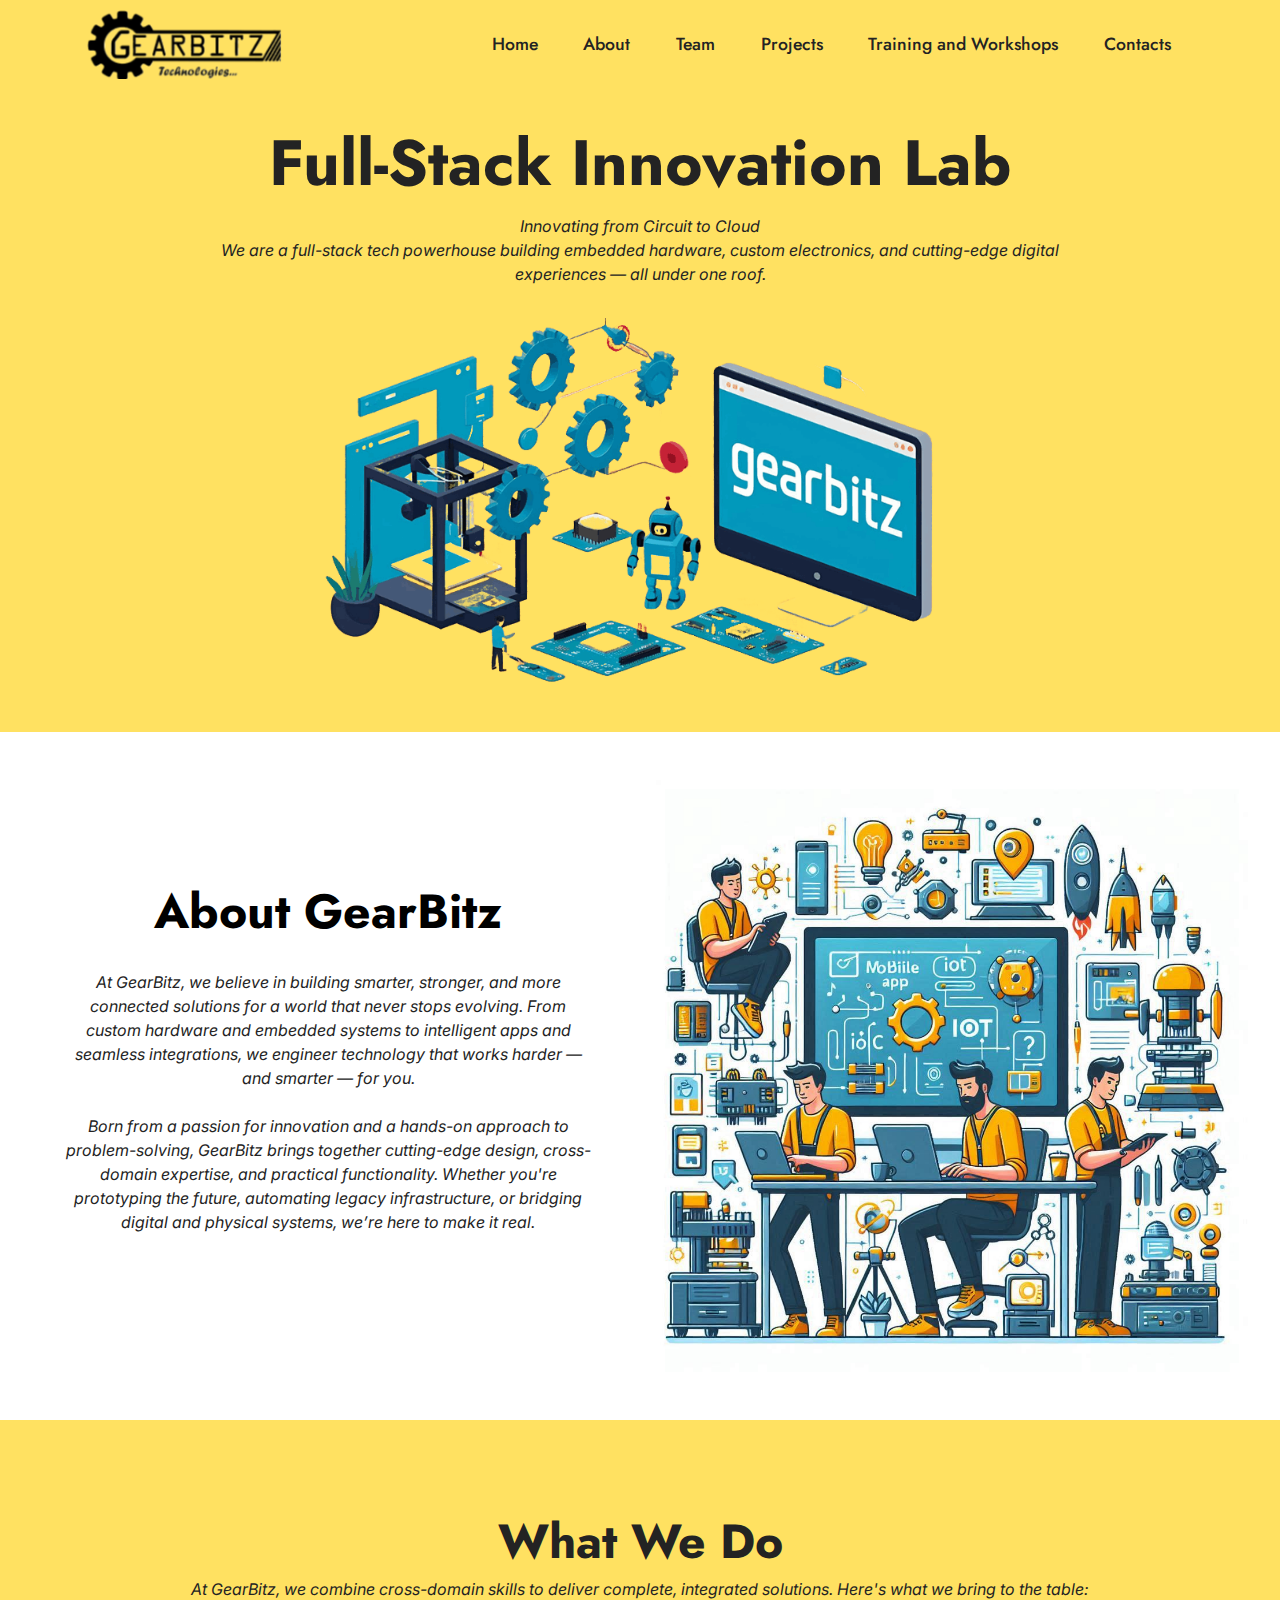
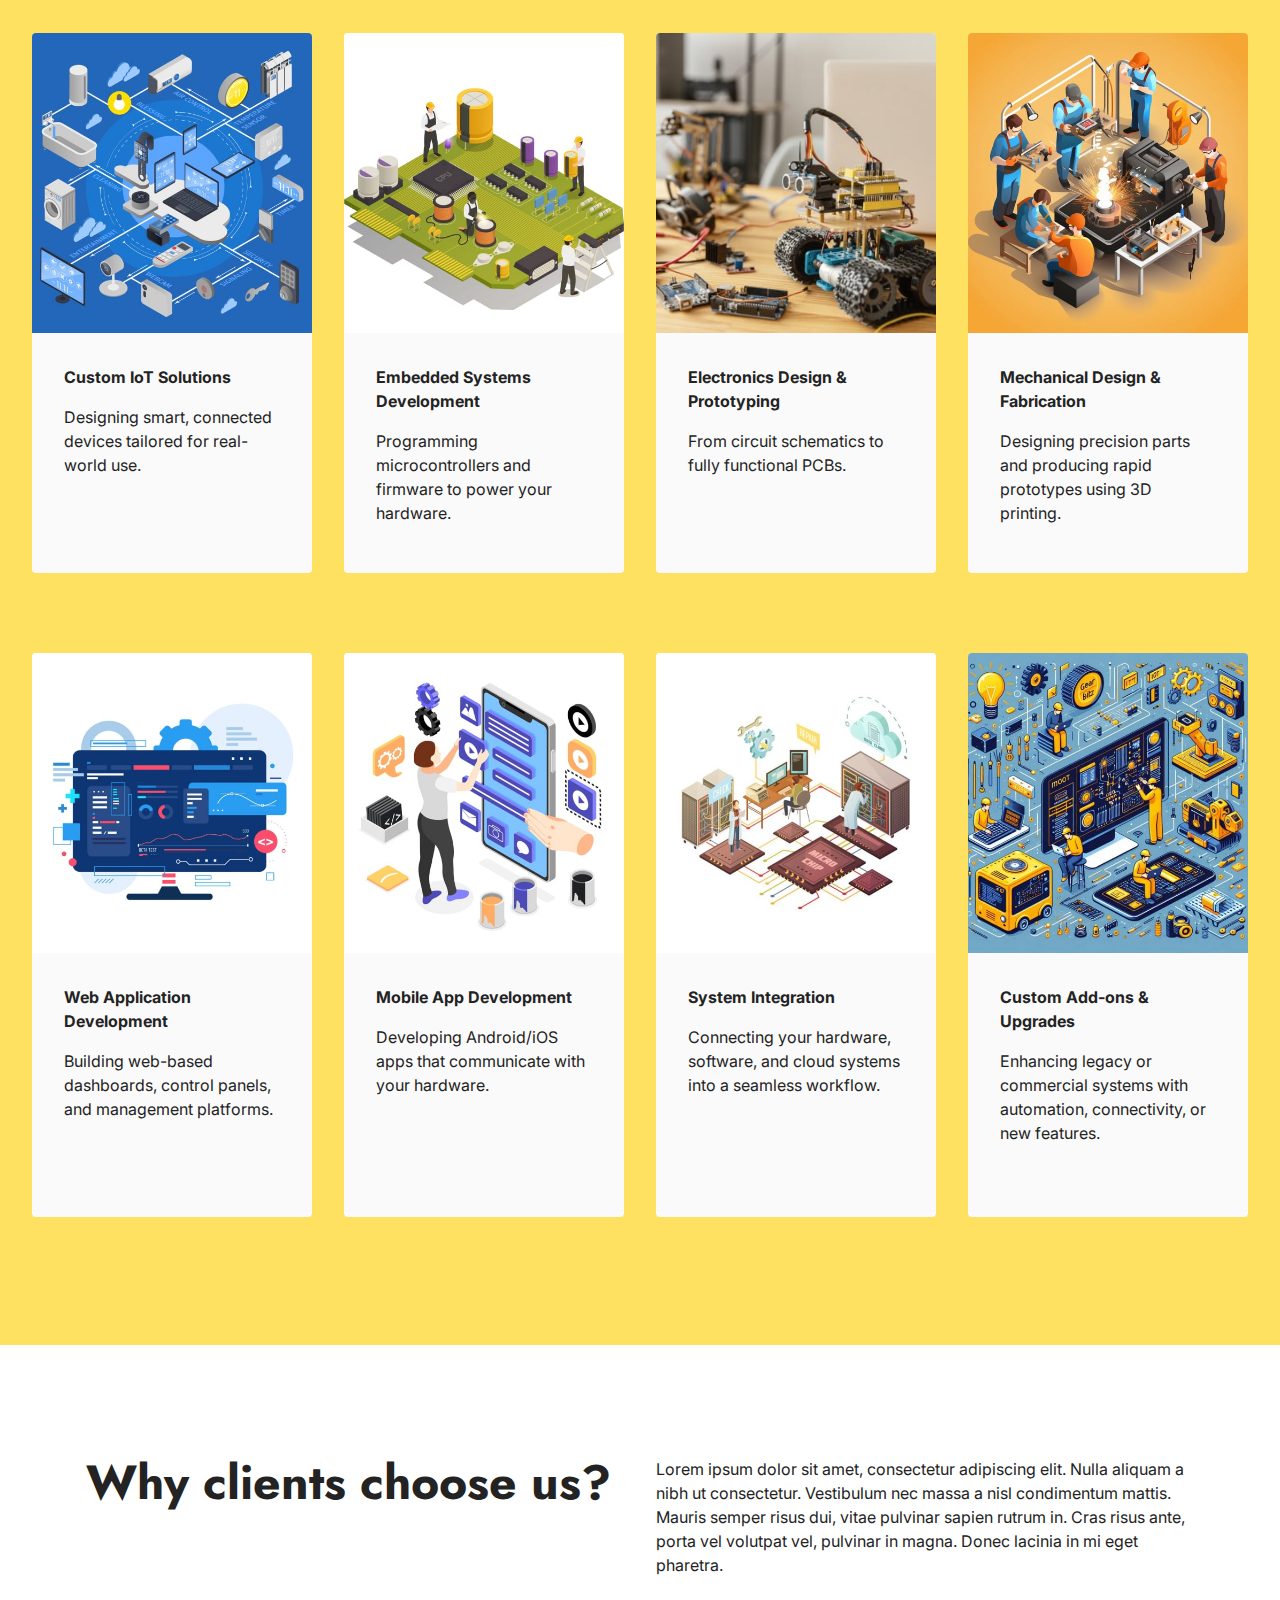
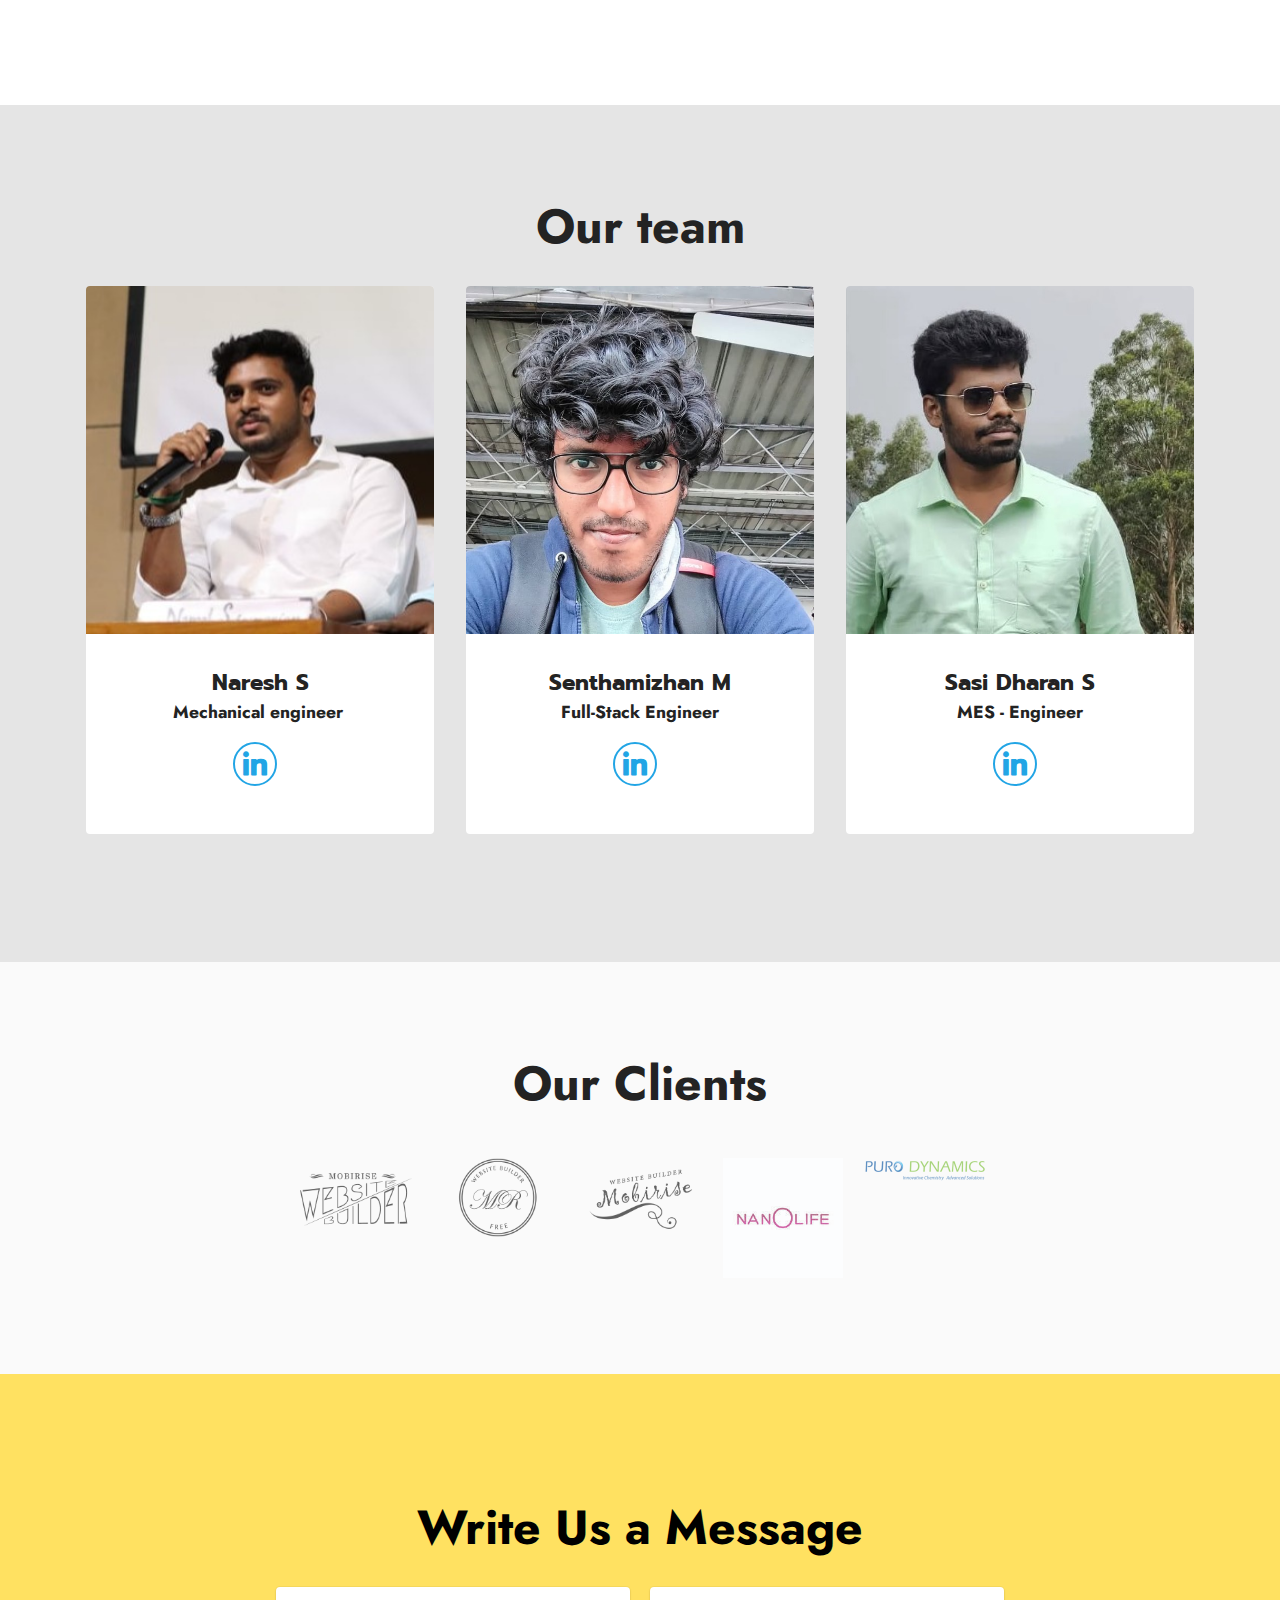
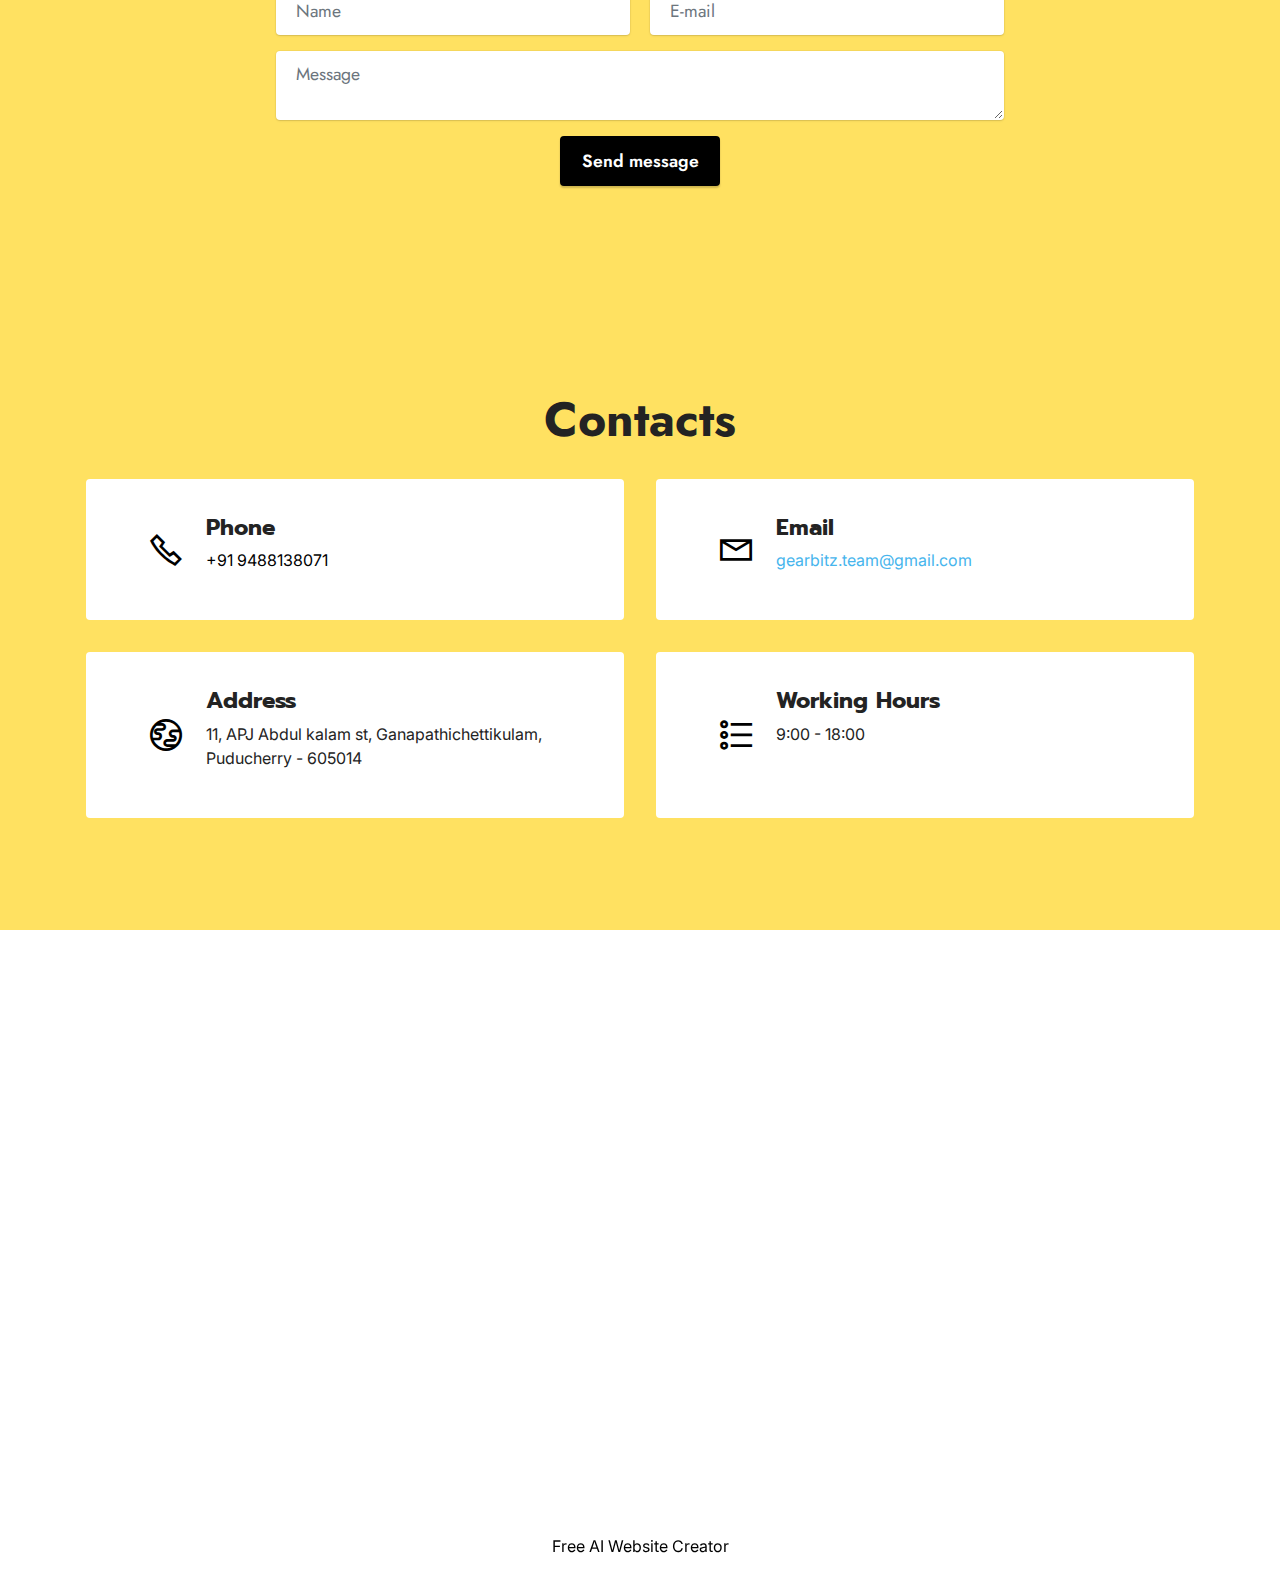
<file: index.html>
<!DOCTYPE html>
<html  >
<head>
  <!-- Site made with Mobirise Website Builder v6.0.1, https://mobirise.com -->
  <meta charset="UTF-8">
  <meta http-equiv="X-UA-Compatible" content="IE=edge">
  <meta name="generator" content="Mobirise v6.0.1, mobirise.com">
  <meta name="viewport" content="width=device-width, initial-scale=1, minimum-scale=1">
  <link rel="shortcut icon" href="assets/images/designer-1.png-128x128.png" type="image/x-icon">
  <meta name="description" content="">
  
  
  <title>Home</title>
  <link rel="stylesheet" href="assets/web/assets/mobirise-icons2/mobirise2.css">
  <link rel="stylesheet" href="assets/bootstrap/css/bootstrap.min.css">
  <link rel="stylesheet" href="assets/bootstrap/css/bootstrap-grid.min.css">
  <link rel="stylesheet" href="assets/bootstrap/css/bootstrap-reboot.min.css">
  <link rel="stylesheet" href="assets/parallax/jarallax.css">
  <link rel="stylesheet" href="assets/dropdown/css/style.css">
  <link rel="stylesheet" href="assets/socicon/css/styles.css">
  <link rel="stylesheet" href="assets/theme/css/style.css">
  <link rel="preload" href="https://fonts.googleapis.com/css?family=Jost:100,200,300,400,500,600,700,800,900,100i,200i,300i,400i,500i,600i,700i,800i,900i&display=swap" as="style" onload="this.onload=null;this.rel='stylesheet'">
  <noscript><link rel="stylesheet" href="https://fonts.googleapis.com/css?family=Jost:100,200,300,400,500,600,700,800,900,100i,200i,300i,400i,500i,600i,700i,800i,900i&display=swap"></noscript>
  <link rel="preload" href="https://fonts.googleapis.com/css?family=Prompt:100,100i,200,200i,300,300i,400,400i,500,500i,600,600i,700,700i,800,800i,900,900i&display=swap" as="style" onload="this.onload=null;this.rel='stylesheet'">
  <noscript><link rel="stylesheet" href="https://fonts.googleapis.com/css?family=Prompt:100,100i,200,200i,300,300i,400,400i,500,500i,600,600i,700,700i,800,800i,900,900i&display=swap"></noscript>
  <link rel="preload" href="https://fonts.googleapis.com/css?family=Inter:100,200,300,400,500,600,700,800,900,100i,200i,300i,400i,500i,600i,700i,800i,900i&display=swap" as="style" onload="this.onload=null;this.rel='stylesheet'">
  <noscript><link rel="stylesheet" href="https://fonts.googleapis.com/css?family=Inter:100,200,300,400,500,600,700,800,900,100i,200i,300i,400i,500i,600i,700i,800i,900i&display=swap"></noscript>
  <link rel="preload" as="style" href="assets/mobirise/css/mbr-additional.css?v=eNyL62"><link rel="stylesheet" href="assets/mobirise/css/mbr-additional.css?v=eNyL62" type="text/css">

  
  
  
</head>
<body>
  
  <section data-bs-version="5.1" class="menu menu2 cid-sFCw1qGFAI" once="menu" id="menu2-23">
    
    <nav class="navbar navbar-dropdown navbar-expand-lg">
        <div class="container">
            <div class="navbar-brand">
                <span class="navbar-logo">
                    <a href="https://mobiri.se">
                        <img src="assets/images/2.png-211x211.png" alt="Mobirise Website Builder" style="height: 4.3rem;">
                    </a>
                </span>
                
            </div>
            <button class="navbar-toggler" type="button" data-toggle="collapse" data-bs-toggle="collapse" data-target="#navbarSupportedContent" data-bs-target="#navbarSupportedContent" aria-controls="navbarNavAltMarkup" aria-expanded="false" aria-label="Toggle navigation">
                <div class="hamburger">
                    <span></span>
                    <span></span>
                    <span></span>
                    <span></span>
                </div>
            </button>
            <div class="collapse navbar-collapse" id="navbarSupportedContent">
                <ul class="navbar-nav nav-dropdown nav-right" data-app-modern-menu="true"><li class="nav-item"><a class="nav-link link text-black text-primary display-4" href="index.html#header10-5">Home</a></li><li class="nav-item"><a class="nav-link link text-black text-primary display-4" href="index.html#features3-1p">About</a></li><li class="nav-item"><a class="nav-link link text-black text-primary display-4" href="index.html#team1-1">Team</a></li><li class="nav-item"><a class="nav-link link text-black text-primary display-4" href="page1.html" aria-expanded="false">Projects</a></li><li class="nav-item"><a class="nav-link link text-black text-primary display-4" href="page2.html">Training and Workshops</a></li>
                    
                    <li class="nav-item"><a class="nav-link link text-black text-primary display-4" href="index.html#contacts2-1r">Contacts</a></li></ul>
                
                
            </div>
        </div>
    </nav>
</section>

<section data-bs-version="5.1" class="header10 cid-uJcmcclo99" id="header10-5">

    

    
    

    <div class="align-center container-fluid">
        <div class="row justify-content-center">
            <div class="col-md-12 col-lg-9">
                <h1 class="mbr-section-title mbr-fonts-style mb-3 display-1"><strong>Full-Stack Innovation Lab</strong></h1>
                <p class="mbr-text mbr-fonts-style display-7"><em>Innovating from Circuit to Cloud<br>We are a full-stack tech powerhouse building embedded hardware, custom electronics, and cutting-edge digital experiences — all under one roof.</em></p>
                
                <div class="image-wrap mt-4">
                    <img src="assets/images/erasebg-transformed-0.png-810x810.png" alt="Mobirise Website Builder" title="">
                </div>
            </div>
        </div>
    </div>
</section>

<section data-bs-version="5.1" class="header1 cid-uJcZbt6wrw" id="header01-6">
	

	
	

	<div class="container-fluid">
		<div class="row justify-content-center">
			<div class="col-12 col-md-12 col-lg-6 image-wrapper">
				<img class="w-100" src="assets/images/crnikvf.jpeg-1024x1024.jpg" alt="Mobirise Website Builder">
			</div>
			<div class="col-12 col-lg col-md-12">
				<div class="text-wrapper align-left">
					<h1 class="mbr-section-title mbr-fonts-style mb-4 display-2">
						<strong>About GearBitz</strong></h1>
					<p class="mbr-text mbr-fonts-style mb-4 display-7"><em>At GearBitz, we believe in building smarter, stronger, and more connected solutions for a world that never stops evolving. From custom hardware and embedded systems to intelligent apps and seamless integrations, we engineer technology that works harder — and smarter — for you.<br><br>Born from a passion for innovation and a hands-on approach to problem-solving, GearBitz brings together cutting-edge design, cross-domain expertise, and practical functionality. Whether you're prototyping the future, automating legacy infrastructure, or bridging digital and physical systems, we’re here to make it real.</em><br></p>
					
				</div>
			</div>
		</div>
	</div>
</section>

<section data-bs-version="5.1" class="gallery3 cid-uJhIsIdjNF" id="gallery3-a">
    
    
    <div class="container-fluid">
        <div class="mbr-section-head">
            <h4 class="mbr-section-title mbr-fonts-style align-center mb-0 display-2"><strong>What We Do</strong></h4>
            <h5 class="mbr-section-subtitle mbr-fonts-style align-center mb-0 mt-2 display-7"><div><em>At GearBitz, we combine cross-domain skills to deliver complete, integrated solutions. Here's what we bring to the table:</em></div></h5>
        </div>
        <div class="row mt-4">
            <div class="item features-image col-12 col-md-6 col-lg-3 active">
                <div class="item-wrapper">
                    <div class="item-img">
                        <img src="assets/images/17454.jpg-561x561.jpg" alt="Mobirise Website Builder">
                    </div>
                    <div class="item-content">
                        <h5 class="item-title mbr-fonts-style display-7"><strong>Custom IoT Solutions</strong></h5>
                        
                        <p class="mbr-text mbr-fonts-style mt-3 display-7">Designing smart, connected devices tailored for real-world use.<br><br></p>
                    </div>
                    
                </div>
            </div>
            <div class="item features-image col-12 col-md-6 col-lg-3">
                <div class="item-wrapper">
                    <div class="item-img">
                        <img src="assets/images/23810.jpg-561x524.jpg" alt="Mobirise Website Builder">
                    </div>
                    <div class="item-content">
                        <h5 class="item-title mbr-fonts-style display-7"><strong>Embedded Systems Development</strong></h5>
                        
                        <p class="mbr-text mbr-fonts-style mt-3 display-7">Programming microcontrollers and firmware to power your hardware.<br></p>
                    </div>
                    
                </div>
            </div>
            <div class="item features-image col-12 col-md-6 col-lg-3">
                <div class="item-wrapper">
                    <div class="item-img">
                        <img src="assets/images/home-made-robot-desk.jpg-561x374.jpg" alt="Mobirise Website Builder" title="" data-slide-to="2" data-bs-slide-to="2">
                    </div>
                    <div class="item-content">
                        <h5 class="item-title mbr-fonts-style display-7"><strong>Electronics Design &amp; Prototyping</strong></h5>
                        
                        <p class="mbr-text mbr-fonts-style mt-3 display-7">From circuit schematics to fully functional PCBs.<br></p>
                    </div>
                    
                </div>
            </div><div class="item features-image col-12 col-md-6 col-lg-3">
                <div class="item-wrapper">
                    <div class="item-img">
                        <img src="assets/images/3d-cartoon-scene-depicting-variety-people-multitasking.jpg-561x561.jpg" alt="Mobirise Website Builder" data-slide-to="3" data-bs-slide-to="3">
                    </div>
                    <div class="item-content">
                        <h5 class="item-title mbr-fonts-style display-7"><strong>Mechanical Design &amp; Fabrication</strong></h5>
                        
                        <p class="mbr-text mbr-fonts-style mt-3 display-7">Designing precision parts and producing rapid prototypes using 3D printing.<br></p>
                    </div>
                    
                </div>
            </div>
            
        </div>
    </div>
</section>

<section data-bs-version="5.1" class="gallery3 cid-uJhKzjUvma" id="gallery3-f">
    
    
    <div class="container-fluid">
        
        <div class="row mt-4">
            <div class="item features-image col-12 col-md-6 col-lg-3 active">
                <div class="item-wrapper">
                    <div class="item-img">
                        <img src="assets/images/4421964.jpg-561x561.jpg" alt="Mobirise Website Builder">
                    </div>
                    <div class="item-content">
                        <h5 class="item-title mbr-fonts-style display-7"><strong>Web Application Development</strong></h5>
                        
                        <p class="mbr-text mbr-fonts-style mt-3 display-7">Building web-based dashboards, control panels, and management platforms.<br></p>
                    </div>
                    
                </div>
            </div>
            <div class="item features-image col-12 col-md-6 col-lg-3">
                <div class="item-wrapper">
                    <div class="item-img">
                        <img src="assets/images/rsz-112112i301030sm004c13ui-and-ux-designers-concepts-isometric-composition.jpg-561x561.jpg" alt="Mobirise Website Builder">
                    </div>
                    <div class="item-content">
                        <h5 class="item-title mbr-fonts-style display-7"><strong>Mobile App Development</strong></h5>
                        
                        <p class="mbr-text mbr-fonts-style mt-3 display-7">Developing Android/iOS apps that communicate with your hardware.<br></p>
                    </div>
                    
                </div>
            </div>
            <div class="item features-image col-12 col-md-6 col-lg-3">
                <div class="item-wrapper">
                    <div class="item-img">
                        <img src="assets/images/server-room-with-staff-equipment-repair-support-services-cloud-storage-1284-15625.jpg-561x561.jpg" alt="Mobirise Website Builder" title="" data-slide-to="2" data-bs-slide-to="2">
                    </div>
                    <div class="item-content">
                        <h5 class="item-title mbr-fonts-style display-7"><strong>System Integration</strong></h5>
                        
                        <p class="mbr-text mbr-fonts-style mt-3 display-7">Connecting your hardware, software, and cloud systems into a seamless workflow.<br></p>
                    </div>
                    
                </div>
            </div><div class="item features-image col-12 col-md-6 col-lg-3">
                <div class="item-wrapper">
                    <div class="item-img">
                        <img src="assets/images/j.jpeg-561x561.jpg" alt="Mobirise Website Builder" data-slide-to="3" data-bs-slide-to="3">
                    </div>
                    <div class="item-content">
                        <h5 class="item-title mbr-fonts-style display-7"><strong>Custom Add-ons &amp; Upgrades</strong></h5>
                        
                        <p class="mbr-text mbr-fonts-style mt-3 display-7">Enhancing legacy or commercial systems with automation, connectivity, or new features.<br><br></p>
                    </div>
                    
                </div>
            </div>
            
        </div>
    </div>
</section>

<section data-bs-version="5.1" class="content10 cid-sFAZRnJnnI" id="content10-22">
    
    <div class="container">
        <div class="row justify-content-center">
            <div class="col-12 col-md">
                
                <h6 class="mbr-section-subtitle mbr-fonts-style mb-4 display-2"><strong>Why clients choose us?</strong></h6>
            </div>
            <div class="col-md-12 col-lg-6">
                <p class="mbr-text mbr-fonts-style display-7">Lorem ipsum dolor sit amet, consectetur adipiscing elit. Nulla aliquam a nibh ut consectetur. Vestibulum nec massa a nisl condimentum mattis. Mauris semper risus dui, vitae pulvinar sapien rutrum in. Cras risus ante, porta vel volutpat vel, pulvinar in magna. Donec lacinia in mi eget pharetra.</p>
            </div>
        </div>
    </div>
</section>

<section data-bs-version="5.1" class="team1 cid-uJce9RFF6j mbr-parallax-background" id="team1-1">
    

    
    <div class="mbr-overlay" style="opacity: 0.1; background-color: rgb(0, 0, 0);">
    </div>
    <div class="container">
        <div class="row justify-content-center">
            <div class="col-12">
                <h3 class="mbr-section-title mbr-fonts-style align-center mb-4 display-2">
                    <strong>Our team</strong>
                </h3>
                
            </div>
            <div class="item features-image mb-4 col-12 col-md-4">
                <div class="item-wrapper">
                    <div class="image-wrap">
                        <img src="assets/images/whatsapp-image-2025-04-24-at-20.26.45-eeb6d795.jpg-696x391.jpeg" alt="Mobirise Website Builder">
                    </div>
                    <div class="content-wrap">
                        <h5 class="mbr-section-title card-title mbr-fonts-style align-center m-0 display-5">
                            <strong>Naresh S</strong></h5>
                        <h6 class="mbr-role mbr-fonts-style align-center mb-3 display-4"><strong>Mechanical engineer&nbsp;</strong></h6>
                        
                        <div class="social-row display-7">
                            <div class="soc-item">
                                <a href="https://www.facebook.com/Mobirise/" target="_blank">
                                    <span class="mbr-iconfont socicon-linkedin socicon"></span>
                                </a>
                            </div>
                            
                            
                            
                            
                        </div>
                        
                    </div>
                </div>
            </div>

            <div class="item features-image mb-4 col-12 col-md-4">
                <div class="item-wrapper">
                    <div class="image-wrap">
                        <img src="assets/images/whatsapp-image-2025-04-24-at-20.33.42-5f27e3c4.jpg-1-696x928.jpeg" alt="Mobirise Website Builder">
                    </div>
                    <div class="content-wrap">
                        <h5 class="mbr-section-title card-title mbr-fonts-style align-center m-0 display-5">
                            <strong>Senthamizhan M</strong></h5>
                        <h6 class="mbr-role mbr-fonts-style align-center mb-3 display-4"><strong>Full-Stack Engineer</strong></h6>
                        
                        <div class="social-row display-7">
                            <div class="soc-item">
                                <a href="https://www.facebook.com/Mobirise/" target="_blank">
                                    <span class="mbr-iconfont socicon-linkedin socicon"></span>
                                </a>
                            </div>
                            
                            
                            
                            
                        </div>
                        
                    </div>
                </div>
            </div>
            
            <div class="item features-image mb-4 col-12 col-md-4">
                <div class="item-wrapper">
                    <div class="image-wrap">
                        <img src="assets/images/whatsapp-image-2025-04-24-at-20.30.42-2e61e899.jpg-540x1200.jpeg" alt="Mobirise Website Builder">
                    </div>
                    <div class="content-wrap">
                        <h5 class="mbr-section-title card-title mbr-fonts-style align-center m-0 display-5">
                            <strong>Sasi Dharan S</strong></h5>
                        <h6 class="mbr-role mbr-fonts-style align-center mb-3 display-4"><strong>MES - Engineer</strong></h6>
                        
                        <div class="social-row display-7">
                            <div class="soc-item">
                                <a href="https://www.facebook.com/Mobirise/" target="_blank">
                                    <span class="mbr-iconfont socicon-linkedin socicon"></span>
                                </a>
                            </div>
                            
                            
                            
                            
                        </div>
                        
                    </div>
                </div>
            </div>
        </div>
    </div>
</section>

<section data-bs-version="5.1" class="clients1 cid-sFAw7z51L3" id="clients1-1u">
    
    <div class="images-container container">
        <div class="mbr-section-head">
            <h3 class="mbr-section-title mbr-fonts-style align-center mb-0 display-2">
                <strong>Our Clients</strong>
            </h3>
            
            
        </div>
        <div class="row justify-content-center mt-4">
            <div class="col-md-3 card">
                <img src="assets/images/1.png" alt="Mobirise Website Builder">
            </div>
            <div class="col-md-3 card">
                <img src="assets/images/2.png" alt="Mobirise Website Builder">
            </div>
            <div class="col-md-3 card">
                <img src="assets/images/3.png" alt="Mobirise Website Builder">
            </div>
            <div class="col-md-3 card">
                <img src="assets/images/download.jpeg-200x200.jpg" alt="Mobirise Website Builder">
            </div>
            <div class="col-md-3 card">
                <img src="assets/images/puro-dynamics-logo.png-240x48.png" alt="Mobirise Website Builder">
            </div>
            
            
            
        </div>
    </div>
</section>

<section data-bs-version="5.1" class="form5 cid-sFzDs3t9EG" id="form5-1m">
    
    
    <div class="container">
        <div class="mbr-section-head">
            <h3 class="mbr-section-title mbr-fonts-style align-center mb-0 display-2"><strong>Write Us a Message</strong></h3>
            
        </div>
        <div class="row justify-content-center mt-4">
            <div class="col-lg-8 mx-auto mbr-form" data-form-type="formoid">
                <form action="https://mobirise.eu/" method="POST" class="mbr-form form-with-styler" data-form-title="Form Name"><input type="hidden" name="email" data-form-email="true" value="URJ2EEl1OwCy6hfLfDIEqLVcYYXgU3OPHiiVtAmBY0KgxvDgpohb/tMQ9fPmxnb9pEkEpIeFnhtm0TABFeFGOis0mOXCkAqn/3FZ3bok4HU2YnrwNsmWUd7O2MRw8nMQ">
                    <div class="row">
                        <div hidden="hidden" data-form-alert="" class="alert alert-success col-12">Thanks for filling out the form!</div>
                        <div hidden="hidden" data-form-alert-danger="" class="alert alert-danger col-12">Oops...! some
                            problem!</div>
                    </div>
                    <div class="dragArea row">
                        <div class="col-md col-sm-12 form-group mb-3" data-for="name">
                            <input type="text" name="name" placeholder="Name" data-form-field="name" class="form-control" value="" id="name-form5-1m">
                        </div>
                        <div class="col-md col-sm-12 form-group mb-3" data-for="email">
                            <input type="email" name="email" placeholder="E-mail" data-form-field="email" class="form-control" value="" id="email-form5-1m">
                        </div>
                        
                        <div class="col-12 form-group mb-3" data-for="textarea">
                            <textarea name="textarea" placeholder="Message" data-form-field="textarea" class="form-control" id="textarea-form5-1m"></textarea>
                        </div>
                        <div class="col-lg-12 col-md-12 col-sm-12 align-center mbr-section-btn"><button type="submit" class="btn btn-primary display-4">Send message</button></div>
                    </div>
                </form>
            </div>
        </div>
    </div>
</section>

<section data-bs-version="5.1" class="contacts2 cid-sFzIA7KGYz" id="contacts2-1r">
    <!---->
    
    
    <div class="container">
        <div class="mbr-section-head">
            <h3 class="mbr-section-title mbr-fonts-style align-center mb-0 display-2">
                <strong>Contacts</strong>
            </h3>
            
        </div>
        <div class="row justify-content-center mt-4">
            <div class="card col-12 col-md-6">
                <div class="card-wrapper">
                    <div class="image-wrapper">
                        <span class="mbr-iconfont mobi-mbri-phone mobi-mbri"></span>
                    </div>
                    <div class="text-wrapper">
                        <h6 class="card-title mbr-fonts-style mb-1 display-5">
                            <strong>Phone</strong>
                        </h6>
                        <p class="mbr-text mbr-fonts-style display-7"><a href="tel:+91 9488138071" class="text-primary">+91 9488138071</a><a href="tel:+91 9488138071" class="text-primary"><br></a></p>
                    </div>
                </div>
            </div>
            <div class="card col-12 col-md-6">
                <div class="card-wrapper">
                    <div class="image-wrapper">
                        <span class="mbr-iconfont mobi-mbri-letter mobi-mbri"></span>
                    </div>
                    <div class="text-wrapper">
                        <h6 class="card-title mbr-fonts-style mb-1 display-5">
                            <strong>Email</strong>
                        </h6>
                        <p class="mbr-text mbr-fonts-style display-7"><a href="mailto:gearbitz.team@gmail.com" class="text-info text-primary">gearbitz.team@gmail.com</a>
                        </p>
                    </div>
                </div>
            </div>
            <div class="card col-12 col-md-6">
                <div class="card-wrapper">
                    <div class="image-wrapper">
                        <span class="mbr-iconfont mobi-mbri-globe mobi-mbri"></span>
                    </div>
                    <div class="text-wrapper">
                        <h6 class="card-title mbr-fonts-style mb-1 display-5">
                            <strong>Address</strong>
                        </h6>
                        <p class="mbr-text mbr-fonts-style display-7">
                            11, APJ Abdul kalam st, Ganapathichettikulam,<br>Puducherry - 605014</p>
                    </div>
                </div>
            </div>
            <div class="card col-12 col-md-6">
                <div class="card-wrapper">
                    <div class="image-wrapper">
                        <span class="mbr-iconfont mobi-mbri-bulleted-list mobi-mbri"></span>
                    </div>
                    <div class="text-wrapper">
                        <h6 class="card-title mbr-fonts-style mb-1 display-5">
                            <strong>Working Hours</strong>
                        </h6>
                        <p class="mbr-text mbr-fonts-style display-7">
                            9:00 - 18:00
                        </p>
                    </div>
                </div>
            </div>
        </div>
    </div>
</section>

<section data-bs-version="5.1" class="map2 cid-sFAxp7Y5iM" id="map2-1y">
    
    
    <div>
        
        <div class="google-map"><iframe frameborder="0" style="border:0" src="https://www.google.com/maps/embed?pb=!1m18!1m12!1m3!1d3476.3232323247994!2d79.86551326551465!3d12.040707437422054!2m3!1f0!2f0!3f0!3m2!1i1024!2i768!4f13.1!3m3!1m2!1s0x3a536515ea1e8349%3A0x32efc23d9870ad7a!2sGEARBITZ%20TECHNOLOGIES!5e0!3m2!1sen!2sin!4v1745413009239!5m2!1sen!2sin" allowfullscreen=""></iframe></div>
    </div>
</section>

<section data-bs-version="5.1" class="footer3 cid-sFCygHrmNf mbr-reveal" once="footers" id="footer3-24">

    

    

    <div class="container">
        <div class="row align-center mbr-white">
            
            
            <div class="row row-copirayt">
                <p class="mbr-text mb-0 mbr-fonts-style mbr-white align-center display-7">
                    © Copyright 2025 Gearbitz Technologies. All Rights Reserved.
                </p>
            </div>
        </div>
    </div>
</section><section class="display-7" style="padding: 0;align-items: center;justify-content: center;flex-wrap: wrap;    align-content: center;display: flex;position: relative;height: 4rem;"><a href="https://mobiri.se/3956900" style="flex: 1 1;height: 4rem;position: absolute;width: 100%;z-index: 1;"><img alt="" style="height: 4rem;" src="[data-uri]"></a><p style="margin: 0;text-align: center;" class="display-7">&#8204;</p><a style="z-index:1" href="https://mobirise.com/builder/ai-website-creator.html">Free AI Website Creator</a></section><script src="assets/bootstrap/js/bootstrap.bundle.min.js"></script>  <script src="assets/parallax/jarallax.js"></script>  <script src="assets/smoothscroll/smooth-scroll.js"></script>  <script src="assets/ytplayer/index.js"></script>  <script src="assets/dropdown/js/navbar-dropdown.js"></script>  <script src="assets/theme/js/script.js"></script>  <script src="assets/formoid/formoid.min.js"></script>  
  
  
</body>
</html>
</file>
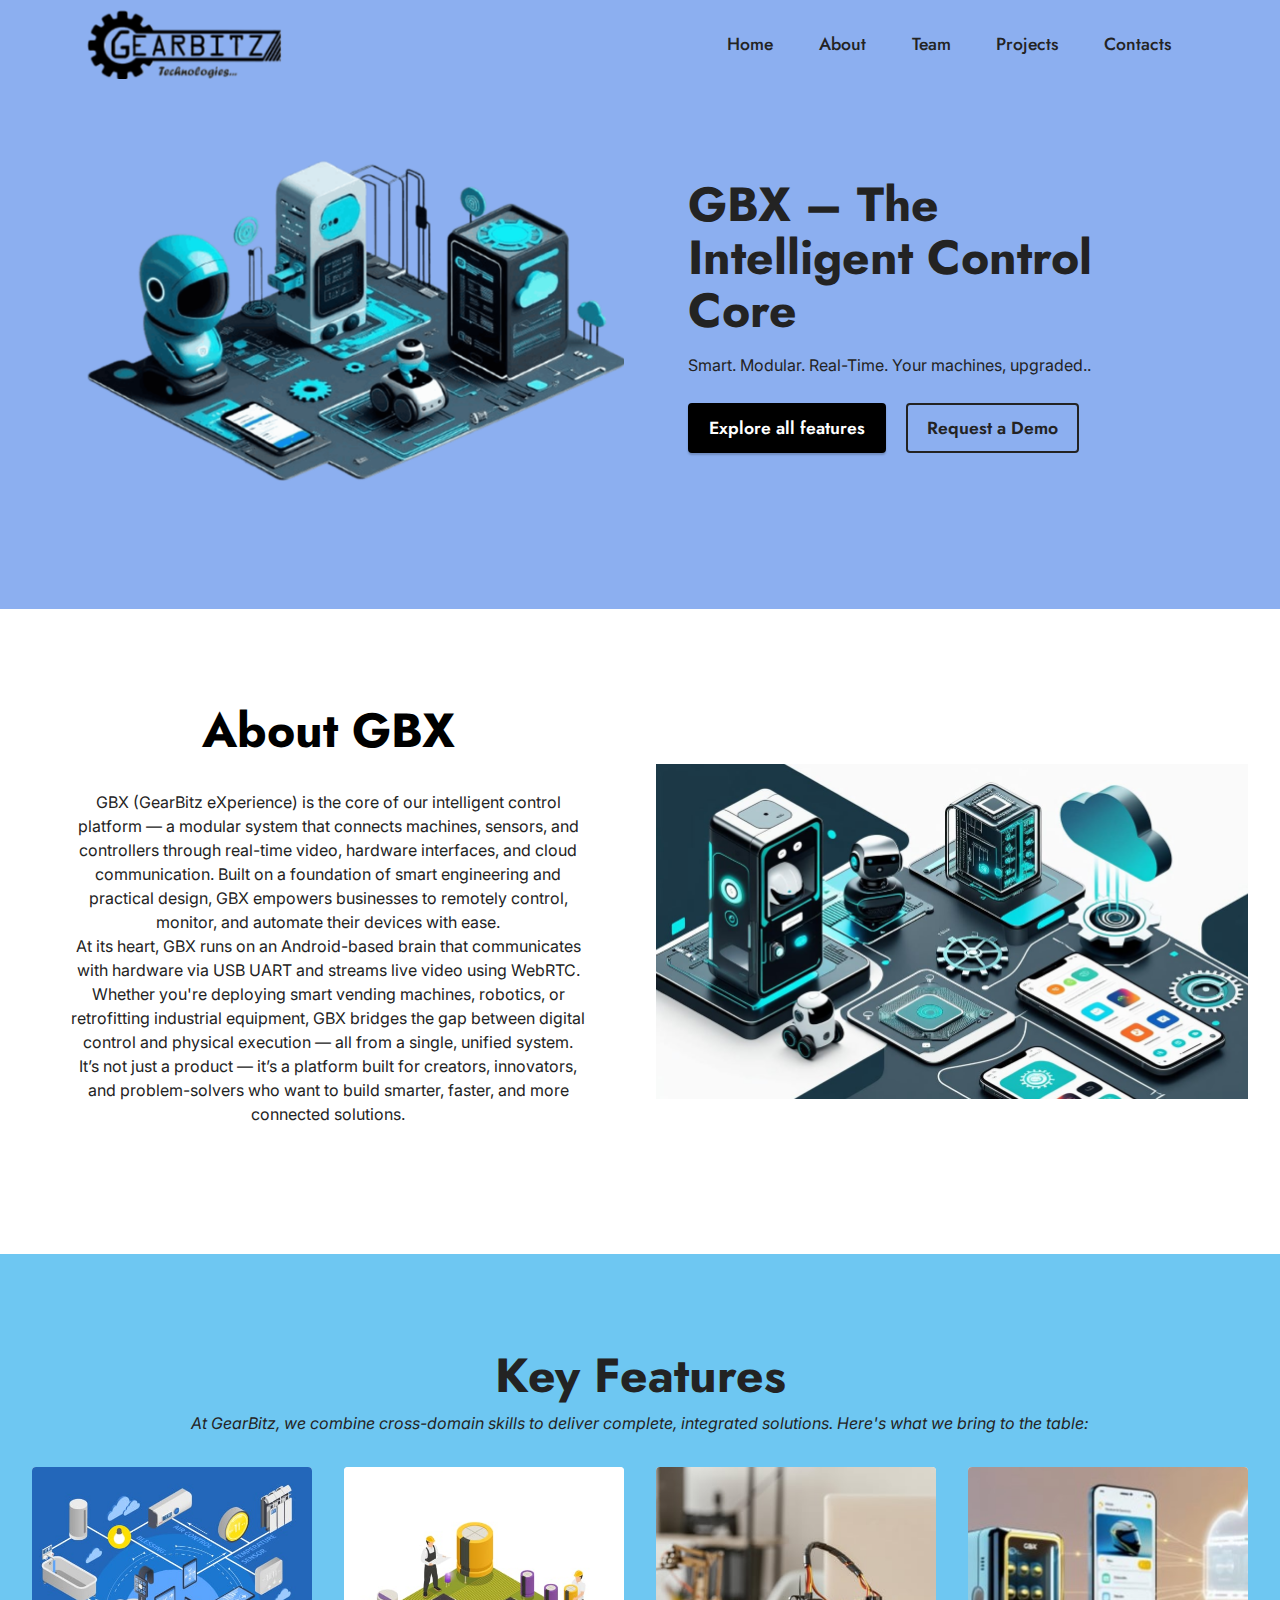
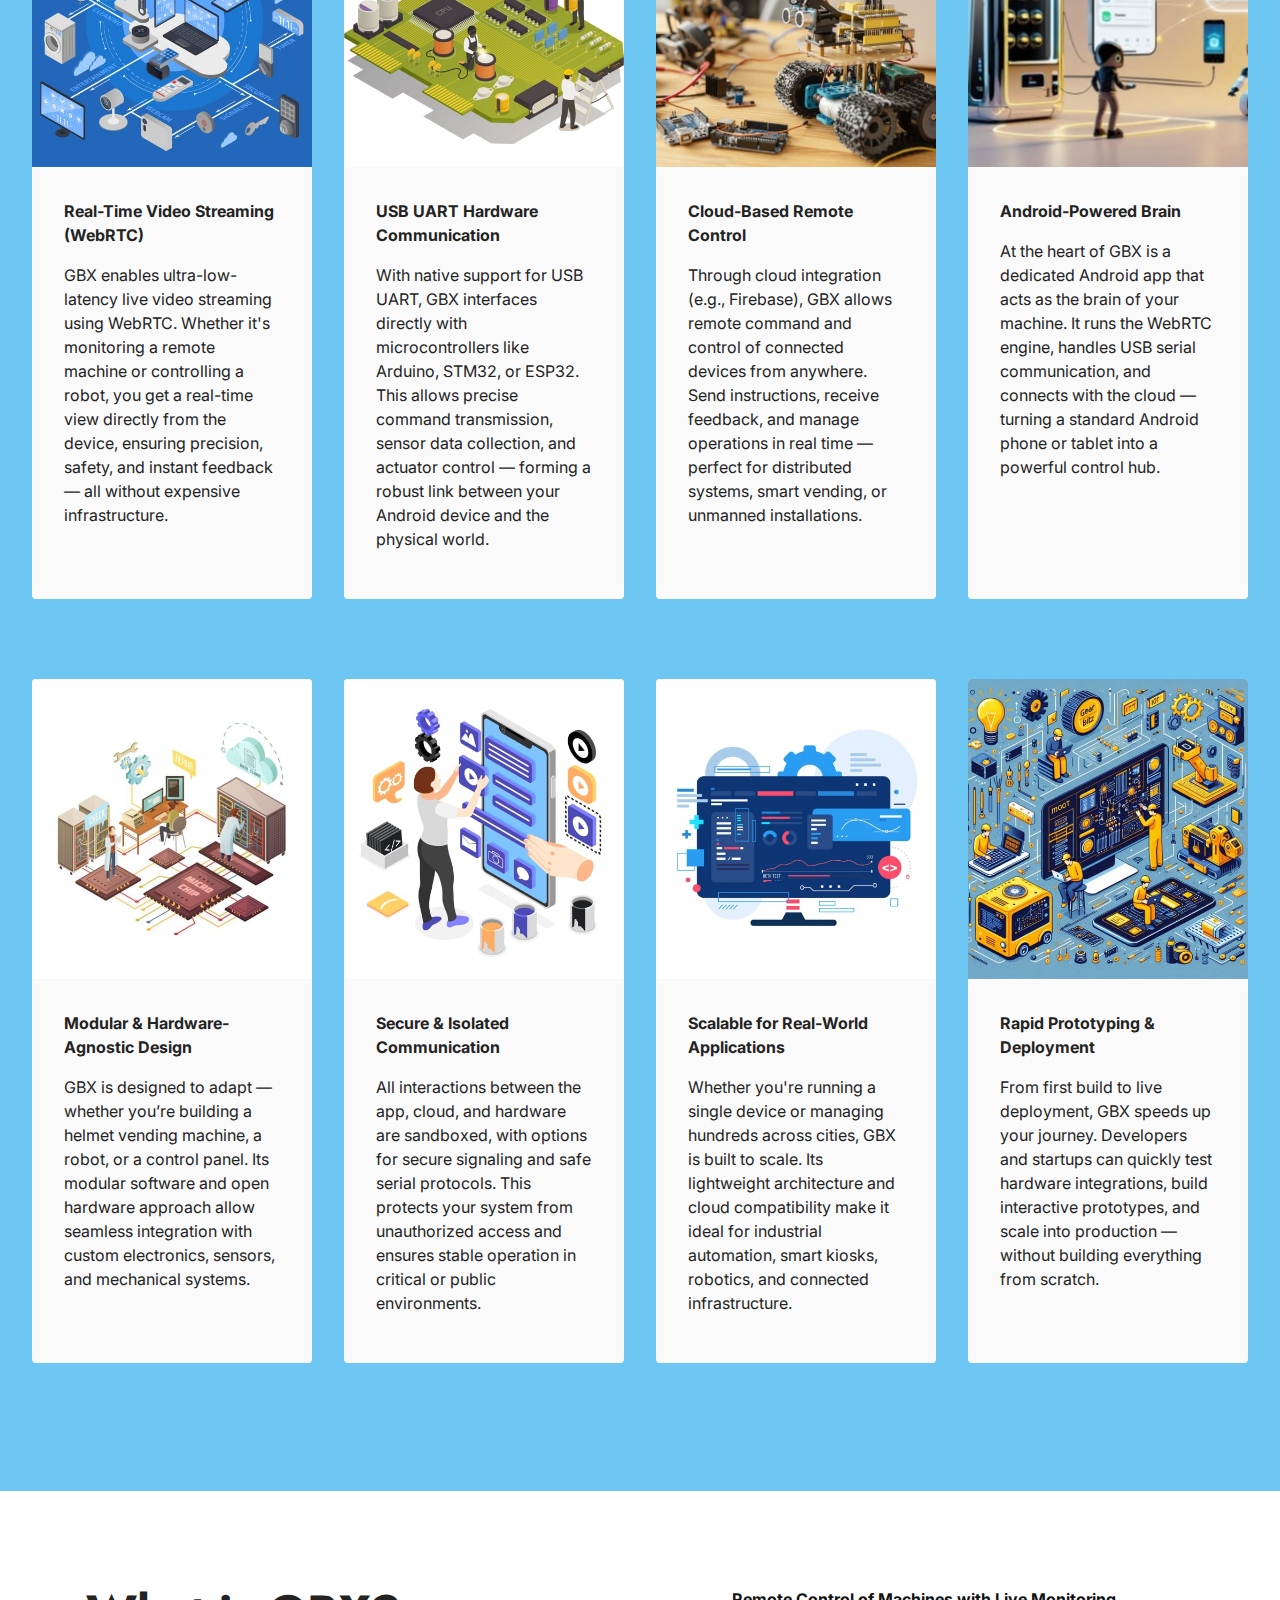
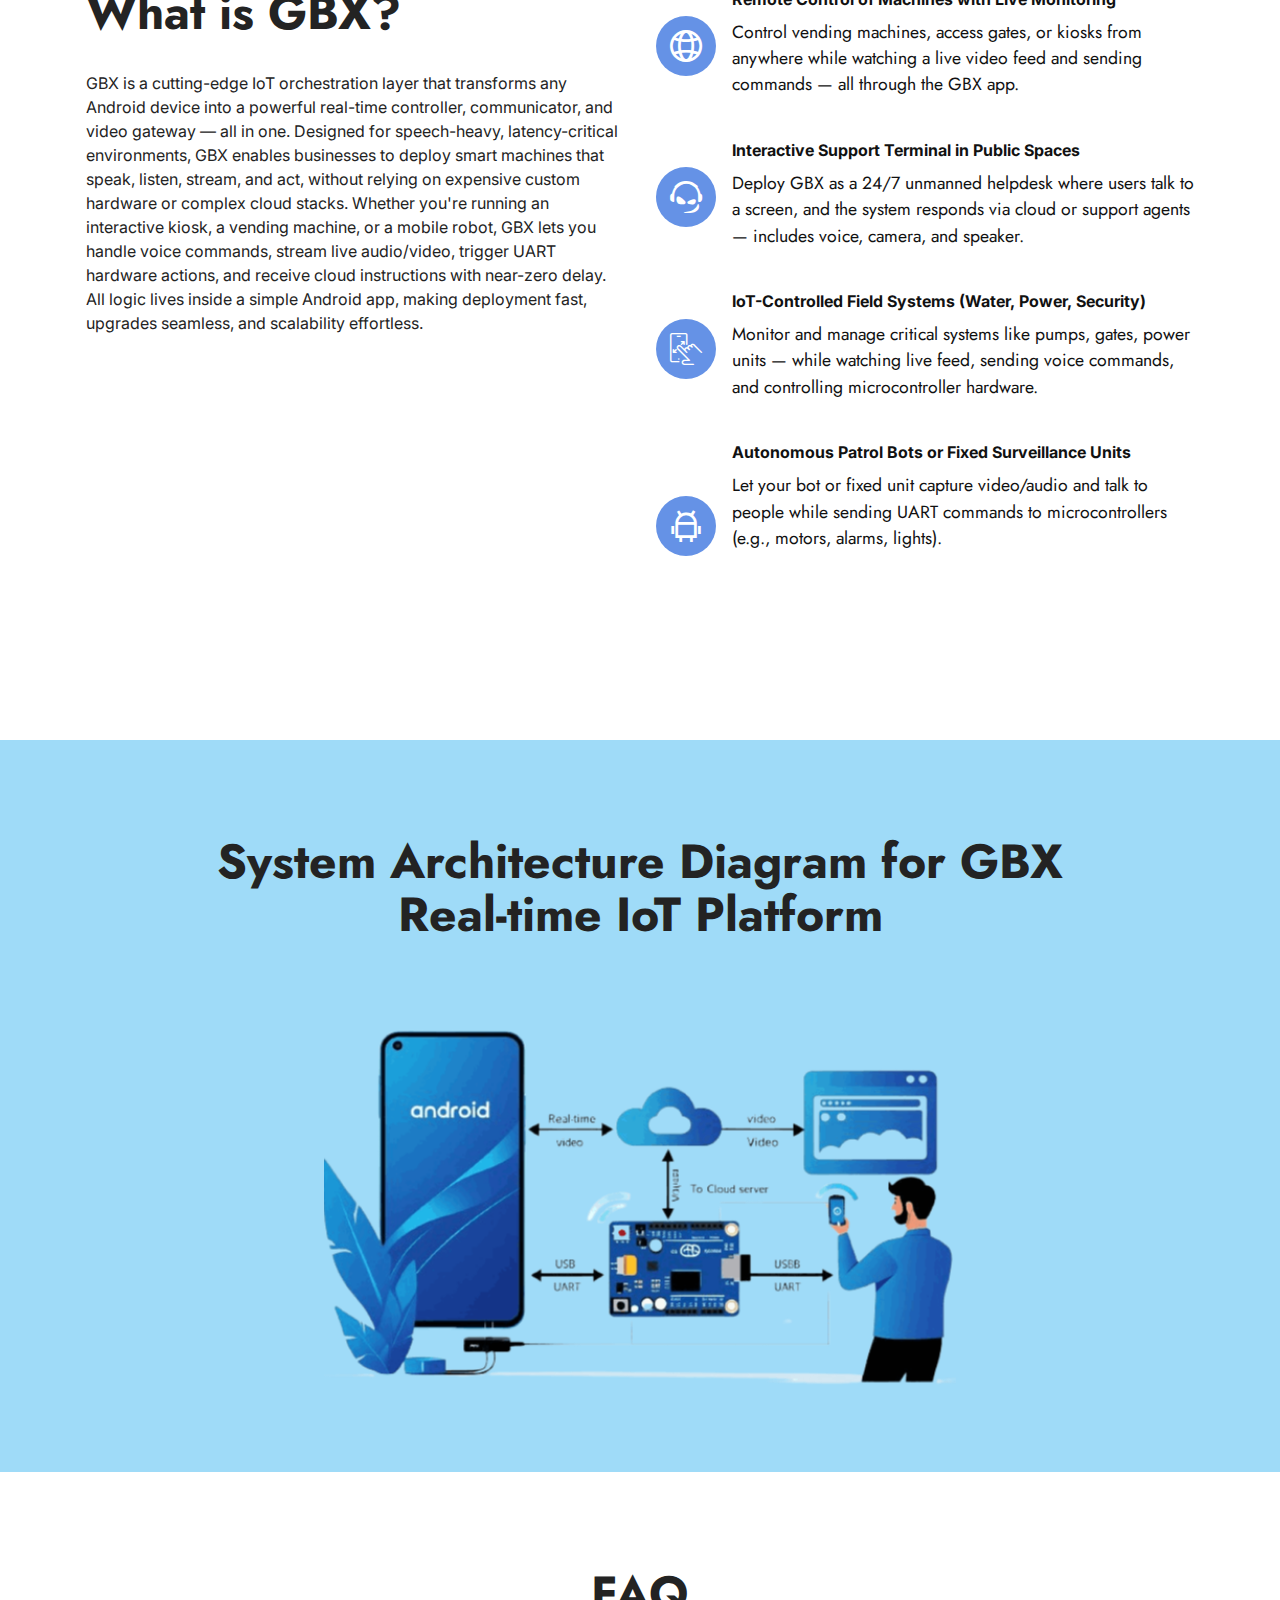
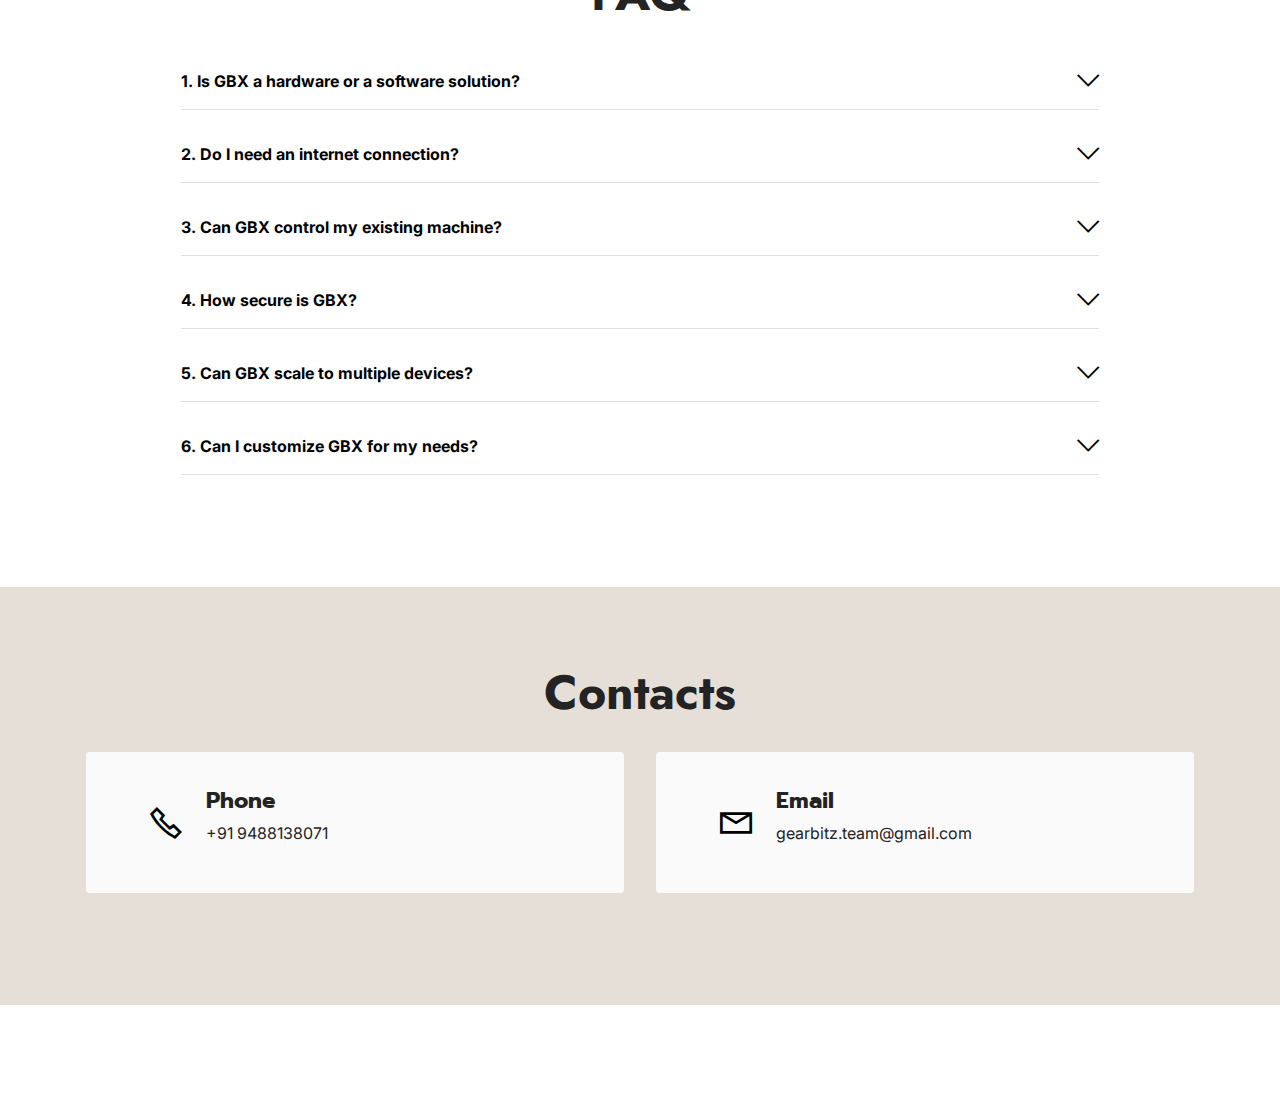
<file: gbx.html>
<!DOCTYPE html>
<html  >
<head>
  <!-- Site made with Mobirise Website Builder v6.0.1, https://mobirise.com -->
  <meta charset="UTF-8">
  <meta http-equiv="X-UA-Compatible" content="IE=edge">
  <meta name="generator" content="Mobirise v6.0.1, mobirise.com">
  <meta name="viewport" content="width=device-width, initial-scale=1, minimum-scale=1">
  <link rel="shortcut icon" href="assets/images/pngegg.png-128x128.png" type="image/x-icon">
  <meta name="description" content="GBX by GearBitz is a smart control and monitoring platform that connects machines, sensors, and systems through real-time video, cloud access, and intelligent automation. Designed for IoT, robotics, and industrial applications, GBX bridges the gap between physical hardware and digital control — all from a single app.">
  
  
  <title>GBX</title>
  <link rel="stylesheet" href="assets/web/assets/mobirise-icons2/mobirise2.css">
  <link rel="stylesheet" href="assets/web/assets/mobirise-icons/mobirise-icons.css">
  <link rel="stylesheet" href="assets/bootstrap/css/bootstrap.min.css">
  <link rel="stylesheet" href="assets/bootstrap/css/bootstrap-grid.min.css">
  <link rel="stylesheet" href="assets/bootstrap/css/bootstrap-reboot.min.css">
  <link rel="stylesheet" href="assets/parallax/jarallax.css">
  <link rel="stylesheet" href="assets/dropdown/css/style.css">
  <link rel="stylesheet" href="assets/socicon/css/styles.css">
  <link rel="stylesheet" href="assets/theme/css/style.css">
  <link rel="preload" href="https://fonts.googleapis.com/css?family=Jost:100,200,300,400,500,600,700,800,900,100i,200i,300i,400i,500i,600i,700i,800i,900i&display=swap" as="style" onload="this.onload=null;this.rel='stylesheet'">
  <noscript><link rel="stylesheet" href="https://fonts.googleapis.com/css?family=Jost:100,200,300,400,500,600,700,800,900,100i,200i,300i,400i,500i,600i,700i,800i,900i&display=swap"></noscript>
  <link rel="preload" href="https://fonts.googleapis.com/css?family=Prompt:100,100i,200,200i,300,300i,400,400i,500,500i,600,600i,700,700i,800,800i,900,900i&display=swap" as="style" onload="this.onload=null;this.rel='stylesheet'">
  <noscript><link rel="stylesheet" href="https://fonts.googleapis.com/css?family=Prompt:100,100i,200,200i,300,300i,400,400i,500,500i,600,600i,700,700i,800,800i,900,900i&display=swap"></noscript>
  <link rel="preload" href="https://fonts.googleapis.com/css?family=Inter:100,200,300,400,500,600,700,800,900,100i,200i,300i,400i,500i,600i,700i,800i,900i&display=swap" as="style" onload="this.onload=null;this.rel='stylesheet'">
  <noscript><link rel="stylesheet" href="https://fonts.googleapis.com/css?family=Inter:100,200,300,400,500,600,700,800,900,100i,200i,300i,400i,500i,600i,700i,800i,900i&display=swap"></noscript>
  <link rel="preload" as="style" href="assets/mobirise/css/mbr-additional.css?v=WNS1a0"><link rel="stylesheet" href="assets/mobirise/css/mbr-additional.css?v=WNS1a0" type="text/css">

  
  
  
</head>
<body>
  
  <section data-bs-version="5.1" class="menu menu2 cid-uS7VBJYr9w" once="menu" id="menu2-i">
    
    <nav class="navbar navbar-dropdown navbar-expand-lg">
        <div class="container">
            <div class="navbar-brand">
                <span class="navbar-logo">
                    <a href="https://mobiri.se">
                        <img src="assets/images/2.png-211x211.png" alt="Mobirise Website Builder" style="height: 4.3rem;">
                    </a>
                </span>
                
            </div>
            <button class="navbar-toggler" type="button" data-toggle="collapse" data-bs-toggle="collapse" data-target="#navbarSupportedContent" data-bs-target="#navbarSupportedContent" aria-controls="navbarNavAltMarkup" aria-expanded="false" aria-label="Toggle navigation">
                <div class="hamburger">
                    <span></span>
                    <span></span>
                    <span></span>
                    <span></span>
                </div>
            </button>
            <div class="collapse navbar-collapse" id="navbarSupportedContent">
                <ul class="navbar-nav nav-dropdown nav-right" data-app-modern-menu="true"><li class="nav-item"><a class="nav-link link text-black text-primary display-4" href="index.html#header10-5">Home</a></li><li class="nav-item"><a class="nav-link link text-black text-primary display-4" href="index.html#header01-6">About</a></li><li class="nav-item"><a class="nav-link link text-black text-primary display-4" href="index.html#team1-1">Team</a></li><li class="nav-item"><a class="nav-link link text-black text-primary display-4" href="gbx.html#header14-v" aria-expanded="false">Projects</a></li>
                    
                    <li class="nav-item"><a class="nav-link link text-black text-primary display-4" href="index.html#contacts2-1r">Contacts</a></li></ul>
                
                
            </div>
        </div>
    </nav>
</section>

<section data-bs-version="5.1" class="header14 cid-uSr3MVdojl" id="header14-w">

    

    
    

    <div class="container">
        <div class="row justify-content-center align-items-center">
            <div class="col-12 col-md-6 image-wrapper">
                <img src="assets/images/bijbvicdd-removebg-preview.png-1-665x375.png" alt="Mobirise Website Builder">
            </div>
            <div class="col-12 col-md">
                <div class="text-wrapper">
                    <h1 class="mbr-section-title mbr-fonts-style mb-3 display-2"><strong>GBX – The Intelligent Control Core</strong></h1>
                    <p class="mbr-text mbr-fonts-style display-7">Smart. Modular. Real-Time. Your machines, upgraded..<br></p>
                    <div class="mbr-section-btn mt-3"><a class="btn btn-primary display-4" href="gbx.html#gallery3-l">Explore
                            all features</a>
                        <a class="btn btn-black-outline display-4" href="index.html#contacts2-1r">Request a Demo</a></div>
                </div>
            </div>
        </div>
    </div>
</section>

<section data-bs-version="5.1" class="header1 cid-uS7VBLlPpy" id="header01-k">
	

	
	

	<div class="container-fluid">
		<div class="row justify-content-center">
			<div class="col-12 col-md-12 col-lg-6 image-wrapper">
				<img class="w-100" src="assets/images/jbskdjfbkds.jpg-1187x671.jpg" alt="Mobirise Website Builder">
			</div>
			<div class="col-12 col-lg col-md-12">
				<div class="text-wrapper align-left">
					<h1 class="mbr-section-title mbr-fonts-style mb-4 display-2">
						<strong>About GBX</strong></h1>
					<p class="mbr-text mbr-fonts-style mb-4 display-7">GBX (GearBitz eXperience) is the core of our intelligent control platform — a modular system that connects machines, sensors, and controllers through real-time video, hardware interfaces, and cloud communication. Built on a foundation of smart engineering and practical design, GBX empowers businesses to remotely control, monitor, and automate their devices with ease.<br>At its heart, GBX runs on an Android-based brain that communicates with hardware via USB UART and streams live video using WebRTC. Whether you're deploying smart vending machines, robotics, or retrofitting industrial equipment, GBX bridges the gap between digital control and physical execution — all from a single, unified system.<br>It’s not just a product — it’s a platform built for creators, innovators, and problem-solvers who want to build smarter, faster, and more connected solutions.<br></p>
					
				</div>
			</div>
		</div>
	</div>
</section>

<section data-bs-version="5.1" class="gallery3 cid-uS7VBM62GK" id="gallery3-l">
    
    
    <div class="container-fluid">
        <div class="mbr-section-head">
            <h4 class="mbr-section-title mbr-fonts-style align-center mb-0 display-2"><strong>Key Features</strong></h4>
            <h5 class="mbr-section-subtitle mbr-fonts-style align-center mb-0 mt-2 display-7"><div><em>At GearBitz, we combine cross-domain skills to deliver complete, integrated solutions. Here's what we bring to the table:</em></div></h5>
        </div>
        <div class="row mt-4">
            <div class="item features-image col-12 col-md-6 col-lg-3 active">
                <div class="item-wrapper">
                    <div class="item-img">
                        <img src="assets/images/17454.jpg-561x561.jpg" alt="Mobirise Website Builder">
                    </div>
                    <div class="item-content">
                        <h5 class="item-title mbr-fonts-style display-7"><strong>Real-Time Video Streaming (WebRTC)</strong></h5>
                        
                        <p class="mbr-text mbr-fonts-style mt-3 display-7">GBX enables ultra-low-latency live video streaming using WebRTC. Whether it's monitoring a remote machine or controlling a robot, you get a real-time view directly from the device, ensuring precision, safety, and instant feedback — all without expensive infrastructure.<br></p>
                    </div>
                    
                </div>
            </div>
            <div class="item features-image col-12 col-md-6 col-lg-3">
                <div class="item-wrapper">
                    <div class="item-img">
                        <img src="assets/images/23810.jpg-561x524.jpg" alt="Mobirise Website Builder">
                    </div>
                    <div class="item-content">
                        <h5 class="item-title mbr-fonts-style display-7"><strong>USB UART Hardware Communication</strong></h5>
                        
                        <p class="mbr-text mbr-fonts-style mt-3 display-7">With native support for USB UART, GBX interfaces directly with microcontrollers like Arduino, STM32, or ESP32. This allows precise command transmission, sensor data collection, and actuator control — forming a robust link between your Android device and the physical world.<br></p>
                    </div>
                    
                </div>
            </div>
            <div class="item features-image col-12 col-md-6 col-lg-3">
                <div class="item-wrapper">
                    <div class="item-img">
                        <img src="assets/images/home-made-robot-desk.jpg-561x374.jpg" alt="Mobirise Website Builder" title="" data-slide-to="2" data-bs-slide-to="2">
                    </div>
                    <div class="item-content">
                        <h5 class="item-title mbr-fonts-style display-7"><strong>Cloud-Based Remote Control</strong></h5>
                        
                        <p class="mbr-text mbr-fonts-style mt-3 display-7">Through cloud integration (e.g., Firebase), GBX allows remote command and control of connected devices from anywhere. Send instructions, receive feedback, and manage operations in real time — perfect for distributed systems, smart vending, or unmanned installations.<br></p>
                    </div>
                    
                </div>
            </div><div class="item features-image col-12 col-md-6 col-lg-3">
                <div class="item-wrapper">
                    <div class="item-img">
                        <img src="assets/images/bfkjbkjfds.jpg-561x317.jpeg" alt="Mobirise Website Builder" data-slide-to="3" data-bs-slide-to="3">
                    </div>
                    <div class="item-content">
                        <h5 class="item-title mbr-fonts-style display-7"><strong>Android-Powered Brain</strong></h5>
                        
                        <p class="mbr-text mbr-fonts-style mt-3 display-7">At the heart of GBX is a dedicated Android app that acts as the brain of your machine. It runs the WebRTC engine, handles USB serial communication, and connects with the cloud — turning a standard Android phone or tablet into a powerful control hub.<br></p>
                    </div>
                    
                </div>
            </div>
            
        </div>
    </div>
</section>

<section data-bs-version="5.1" class="gallery3 cid-uS7VBO7YYK" id="gallery3-m">
    
    
    <div class="container-fluid">
        
        <div class="row mt-4">
            <div class="item features-image col-12 col-md-6 col-lg-3 active">
                <div class="item-wrapper">
                    <div class="item-img">
                        <img src="assets/images/server-room-with-staff-equipment-repair-support-services-cloud-storage-1284-15625.jpg-561x561.jpg" alt="Mobirise Website Builder">
                    </div>
                    <div class="item-content">
                        <h5 class="item-title mbr-fonts-style display-7"><strong>Modular &amp; Hardware-Agnostic Design</strong></h5>
                        
                        <p class="mbr-text mbr-fonts-style mt-3 display-7">GBX is designed to adapt — whether you’re building a helmet vending machine, a robot, or a control panel. Its modular software and open hardware approach allow seamless integration with custom electronics, sensors, and mechanical systems.<br></p>
                    </div>
                    
                </div>
            </div>
            <div class="item features-image col-12 col-md-6 col-lg-3">
                <div class="item-wrapper">
                    <div class="item-img">
                        <img src="assets/images/rsz-112112i301030sm004c13ui-and-ux-designers-concepts-isometric-composition.jpg-561x561.jpg" alt="Mobirise Website Builder">
                    </div>
                    <div class="item-content">
                        <h5 class="item-title mbr-fonts-style display-7"><strong>Secure &amp; Isolated Communication</strong></h5>
                        
                        <p class="mbr-text mbr-fonts-style mt-3 display-7">All interactions between the app, cloud, and hardware are sandboxed, with options for secure signaling and safe serial protocols. This protects your system from unauthorized access and ensures stable operation in critical or public environments.<br></p>
                    </div>
                    
                </div>
            </div>
            <div class="item features-image col-12 col-md-6 col-lg-3">
                <div class="item-wrapper">
                    <div class="item-img">
                        <img src="assets/images/4421964.jpg-561x561.jpg" alt="Mobirise Website Builder" title="" data-slide-to="2" data-bs-slide-to="2">
                    </div>
                    <div class="item-content">
                        <h5 class="item-title mbr-fonts-style display-7"><strong>Scalable for Real-World Applications</strong></h5>
                        
                        <p class="mbr-text mbr-fonts-style mt-3 display-7">Whether you're running a single device or managing hundreds across cities, GBX is built to scale. Its lightweight architecture and cloud compatibility make it ideal for industrial automation, smart kiosks, robotics, and connected infrastructure.<br></p>
                    </div>
                    
                </div>
            </div><div class="item features-image col-12 col-md-6 col-lg-3">
                <div class="item-wrapper">
                    <div class="item-img">
                        <img src="assets/images/j.jpeg-561x561.jpg" alt="Mobirise Website Builder" data-slide-to="3" data-bs-slide-to="3">
                    </div>
                    <div class="item-content">
                        <h5 class="item-title mbr-fonts-style display-7"><strong>Rapid Prototyping &amp; Deployment</strong></h5>
                        
                        <p class="mbr-text mbr-fonts-style mt-3 display-7">From first build to live deployment, GBX speeds up your journey. Developers and startups can quickly test hardware integrations, build interactive prototypes, and scale into production — without building everything from scratch.<br></p>
                    </div>
                    
                </div>
            </div>
            
        </div>
    </div>
</section>

<section data-bs-version="5.1" class="features13 cid-uSrjDPQZkL" id="features13-12">

    

    
    
    <div class="container">
        <div class="row justify-content-center">
            <div class="col-12 col-lg-6">
                <div class="card-wrapper">
                    <div class="card-box align-left">
                        <h4 class="card-title mbr-fonts-style mb-4 display-2">
                            <strong>What is GBX?</strong>
                        </h4>
                        <p class="mbr-text mbr-fonts-style mb-4 display-7">
                            GBX is a cutting-edge IoT orchestration layer that transforms any Android device into a powerful real-time controller, communicator, and video gateway — all in one. Designed for speech-heavy, latency-critical environments, GBX enables businesses to deploy smart machines that speak, listen, stream, and act, without relying on expensive custom hardware or complex cloud stacks. Whether you're running an interactive kiosk, a vending machine, or a mobile robot, GBX lets you handle voice commands, stream live audio/video, trigger UART hardware actions, and receive cloud instructions with near-zero delay. All logic lives inside a simple Android app, making deployment fast, upgrades seamless, and scalability effortless.</p>
                        
                    </div>
                </div>
            </div>
            <div class="col-12 col-lg-6">
                <div class="item features-without-image active">
                    <div class="item-wrapper mbr-flex">
                        <div class="icon-box">
                            <span class="mbr-iconfont mobi-mbri-globe-2 mobi-mbri"></span>
                        </div>
                        <div class="text-box">
                            <h4 class="icon-title mbr-black mbr-fonts-style display-7"><strong>Remote Control of Machines with Live Monitoring</strong></h4>
                            <h5 class="icon-text mbr-black mbr-fonts-style display-4"><div>Control vending machines, access gates, or kiosks from anywhere while watching a live video feed and sending commands — all through the GBX app.</div></h5>
                        </div>
                    </div>
                </div><div class="item features-without-image">
                    <div class="item-wrapper mbr-flex">
                        <div class="icon-box">
                            <span class="mbr-iconfont socicon-teamspeak socicon"></span>
                        </div>
                        <div class="text-box">
                            <h4 class="icon-title mbr-black mbr-fonts-style display-7"><strong>Interactive Support Terminal in Public Spaces</strong></h4>
                            <h5 class="icon-text mbr-black mbr-fonts-style display-4">Deploy GBX as a 24/7 unmanned helpdesk where users talk to a screen, and the system responds via cloud or support agents — includes voice, camera, and speaker.</h5>
                        </div>
                    </div>
                </div>
                
                <div class="item features-without-image">
                    <div class="item-wrapper mbr-flex">
                        <div class="icon-box">
                            <span class="mbr-iconfont mbri-touch-swipe"></span>
                        </div>
                        <div class="text-box">
                            <h4 class="icon-title mbr-black mbr-fonts-style display-7"><strong>IoT-Controlled Field Systems (Water, Power, Security)</strong></h4>
                            <h5 class="icon-text mbr-black mbr-fonts-style display-4">Monitor and manage critical systems like pumps, gates, power units — while watching live feed, sending voice commands, and controlling microcontroller hardware.</h5>
                        </div>
                    </div>
                </div><div class="item features-without-image">
                    <div class="item-wrapper mbr-flex">
                        <div class="icon-box">
                            <span class="mbr-iconfont mobi-mbri-android mobi-mbri"></span>
                        </div>
                        <div class="text-box">
                            <h4 class="icon-title mbr-black mbr-fonts-style display-7"><strong>Autonomous Patrol Bots or Fixed Surveillance Units</strong></h4>
                            <h5 class="icon-text mbr-black mbr-fonts-style display-4">Let your bot or fixed unit capture video/audio and talk to people while sending UART commands to microcontrollers (e.g., motors, alarms, lights).<div><br></div><div><br></div></h5>
                        </div>
                    </div>
                </div>
            </div>
        </div>
    </div>
</section>

<section data-bs-version="5.1" class="header10 cid-uSrhbiJwEc" id="header10-11">

    

    
    

    <div class="align-center container-fluid">
        <div class="row justify-content-center">
            <div class="col-md-12 col-lg-9">
                <h1 class="mbr-section-title mbr-fonts-style mb-3 display-2"><strong>System Architecture Diagram for GBX Real-time IoT Platform</strong><div><strong><br></strong></div></h1>
                
                
                <div class="image-wrap mt-4">
                    <img src="assets/images/hbivdsbvibds.jphg-removebg-preview.png-1-665x375.png" alt="Mobirise Website Builder" title="">
                </div>
            </div>
        </div>
    </div>
</section>

<section data-bs-version="5.1" class="content16 cid-uSroXmDVf3" id="content16-17">

    

    
    
    <div class="container">
        <div class="row justify-content-center">
            <div class="col-12 col-md-10">
                <div class="mbr-section-head align-center mb-4">
                    <h3 class="mbr-section-title mb-0 mbr-fonts-style display-2"><strong>FAQ</strong>
                    </h3>
                    
                </div>
                <div id="bootstrap-accordion_30" class="panel-group accordionStyles accordion" role="tablist" aria-multiselectable="true">
                    <div class="card mb-3">
                        <div class="card-header" role="tab" id="headingOne">
                            <a role="button" class="panel-title collapsed" data-toggle="collapse" data-bs-toggle="collapse" data-core="" href="#collapse1_30" aria-expanded="false" aria-controls="collapse1">
                                <h6 class="panel-title-edit mbr-fonts-style mb-0 display-7"><strong>1. Is GBX a hardware or a software solution?</strong></h6>
                                <span class="sign mbr-iconfont mbri-arrow-down"></span>
                            </a>
                        </div>
                        <div id="collapse1_30" class="panel-collapse noScroll collapse" role="tabpanel" aria-labelledby="headingOne" data-parent="#accordion" data-bs-parent="#bootstrap-accordion_30">
                            <div class="panel-body">
                                <p class="mbr-fonts-style panel-text display-4">GBX is a software-first platform designed to run on standard Android devices connected to your hardware (like an Arduino or ESP). No special hardware is required.<br></p>
                            </div>
                        </div>
                    </div>
                    <div class="card mb-3">
                        <div class="card-header" role="tab" id="headingOne">
                            <a role="button" class="panel-title collapsed" data-toggle="collapse" data-bs-toggle="collapse" data-core="" href="#collapse2_30" aria-expanded="false" aria-controls="collapse2">
                                <h6 class="panel-title-edit mbr-fonts-style mb-0 display-7"><strong>2. Do I need an internet connection?</strong></h6>
                                <span class="sign mbr-iconfont mbri-arrow-down"></span>
                            </a>
                        </div>
                        <div id="collapse2_30" class="panel-collapse noScroll collapse" role="tabpanel" aria-labelledby="headingOne" data-parent="#accordion" data-bs-parent="#bootstrap-accordion_30">
                            <div class="panel-body">
                                <p class="mbr-fonts-style panel-text display-4">Yes. GBX uses internet connectivity (Wi-Fi, 4G, or 5G) for live video streaming, speech processing, and cloud commands. It can also work with limited local fallback.<br></p>
                            </div>
                        </div>
                    </div>
                    <div class="card mb-3">
                        <div class="card-header" role="tab" id="headingOne">
                            <a role="button" class="panel-title collapsed" data-toggle="collapse" data-bs-toggle="collapse" data-core="" href="#collapse3_30" aria-expanded="false" aria-controls="collapse3">
                                <h6 class="panel-title-edit mbr-fonts-style mb-0 display-7"><strong>3. Can GBX control my existing machine?</strong></h6>
                                <span class="sign mbr-iconfont mbri-arrow-down"></span>
                            </a>
                        </div>
                        <div id="collapse3_30" class="panel-collapse noScroll collapse" role="tabpanel" aria-labelledby="headingOne" data-parent="#accordion" data-bs-parent="#bootstrap-accordion_30">
                            <div class="panel-body">
                                <p class="mbr-fonts-style panel-text display-4">Absolutely. If your machine has a microcontroller (like Arduino, ESP32, etc.), GBX can send UART/serial commands to control it. You can retrofit most machines.<br></p>
                            </div>
                        </div>
                    </div>
                    <div class="card mb-3">
                        <div class="card-header" role="tab" id="headingOne">
                            <a role="button" class="panel-title collapsed" data-toggle="collapse" data-bs-toggle="collapse" data-core="" href="#collapse4_30" aria-expanded="false" aria-controls="collapse4">
                                <h6 class="panel-title-edit mbr-fonts-style mb-0 display-7"><strong>4. How secure is GBX?</strong></h6>
                                <span class="sign mbr-iconfont mbri-arrow-down"></span>
                            </a>
                        </div>
                        <div id="collapse4_30" class="panel-collapse noScroll collapse" role="tabpanel" aria-labelledby="headingOne" data-parent="#accordion" data-bs-parent="#bootstrap-accordion_30">
                            <div class="panel-body">
                                <p class="mbr-fonts-style panel-text display-4">GBX uses encrypted signaling and peer-to-peer media where possible. Your commands, video, and audio are secure and never stored unless configured explicitly.<br></p>
                            </div>
                        </div>
                    </div>
                    <div class="card mb-3">
                        <div class="card-header" role="tab" id="headingOne">
                            <a role="button" class="panel-title collapsed" data-toggle="collapse" data-bs-toggle="collapse" data-core="" href="#collapse5_30" aria-expanded="false" aria-controls="collapse5">
                                <h6 class="panel-title-edit mbr-fonts-style mb-0 display-7"><strong>5. Can GBX scale to multiple devices?</strong></h6>
                                <span class="sign mbr-iconfont mbri-arrow-down"></span>
                            </a>
                        </div>
                        <div id="collapse5_30" class="panel-collapse noScroll collapse" role="tabpanel" aria-labelledby="headingOne" data-parent="#accordion" data-bs-parent="#bootstrap-accordion_30">
                            <div class="panel-body">
                                <p class="mbr-fonts-style panel-text display-4">Yes. GBX is built to manage multiple devices via a central cloud dashboard, letting you control and monitor fleets of machines.<br></p>
                            </div>
                        </div>
                    </div>
                    <div class="card mb-3">
                        <div class="card-header" role="tab" id="headingOne">
                            <a role="button" class="panel-title collapsed" data-toggle="collapse" data-bs-toggle="collapse" data-core="" href="#collapse6_30" aria-expanded="false" aria-controls="collapse6">
                                <h6 class="panel-title-edit mbr-fonts-style mb-0 display-7"><strong>6. Can I customize GBX for my needs?</strong></h6>
                                <span class="sign mbr-iconfont mbri-arrow-down"></span>
                            </a>
                        </div>
                        <div id="collapse6_30" class="panel-collapse noScroll collapse" role="tabpanel" aria-labelledby="headingOne" data-parent="#accordion" data-bs-parent="#bootstrap-accordion_30">
                            <div class="panel-body">
                                <p class="mbr-fonts-style panel-text display-4">Yes. GBX is modular and developer-friendly. You can customize the Android app, backend, and hardware interfaces based on your project.<br></p>
                            </div>
                        </div>
                    </div>
                </div>
            </div>
        </div>
    </div>
</section>

<section data-bs-version="5.1" class="contacts2 cid-uSroe6tzMw mbr-parallax-background" id="contacts2-16">
    <!---->
    

    
    <div class="mbr-overlay" style="opacity: 0.5; background-color: rgb(206, 191, 175);">
    </div>
    <div class="container">
        <div class="mbr-section-head">
            <h3 class="mbr-section-title mbr-fonts-style align-center mb-0 display-2">
                <strong>Contacts</strong>
            </h3>
            
        </div>
        <div class="row justify-content-center mt-4">
            <div class="card col-12 col-md-6">
                <div class="card-wrapper">
                    <div class="image-wrapper">
                        <span class="mbr-iconfont mobi-mbri-phone mobi-mbri"></span>
                    </div>
                    <div class="text-wrapper">
                        <h6 class="card-title mbr-fonts-style mb-1 display-5">
                            <strong>Phone</strong>
                        </h6>
                        <p class="mbr-text mbr-fonts-style display-7">+91 9488138071</p>
                    </div>
                </div>
            </div>
            <div class="card col-12 col-md-6">
                <div class="card-wrapper">
                    <div class="image-wrapper">
                        <span class="mbr-iconfont mobi-mbri-letter mobi-mbri"></span>
                    </div>
                    <div class="text-wrapper">
                        <h6 class="card-title mbr-fonts-style mb-1 display-5">
                            <strong>Email</strong>
                        </h6>
                        <p class="mbr-text mbr-fonts-style display-7">gearbitz.team@gmail.com</p>
                    </div>
                </div>
            </div>
            
            
        </div>
    </div>
</section>

<section data-bs-version="5.1" class="footer3 cid-uS7VBV7GPV mbr-reveal" once="footers" id="footer3-t">

    

    

    <div class="container">
        <div class="row align-center mbr-white">
            
            
            <div class="row row-copirayt">
                <p class="mbr-text mb-0 mbr-fonts-style mbr-white align-center display-7">
                    © Copyright 2025 Gearbitz Technologies. All Rights Reserved.
                </p>
            </div>
        </div>
    </div>
</section>
<script src="assets/bootstrap/js/bootstrap.bundle.min.js"></script>  
<script src="assets/parallax/jarallax.js"></script>  
<script src="assets/smoothscroll/smooth-scroll.js"></script>  
<script src="assets/ytplayer/index.js"></script>  
<script src="assets/dropdown/js/navbar-dropdown.js"></script> 
<script src="assets/mbr-switch-arrow/mbr-switch-arrow.js"></script>  
<script src="assets/theme/js/script.js"></script>  
  
  
</body>
</html>
</file>
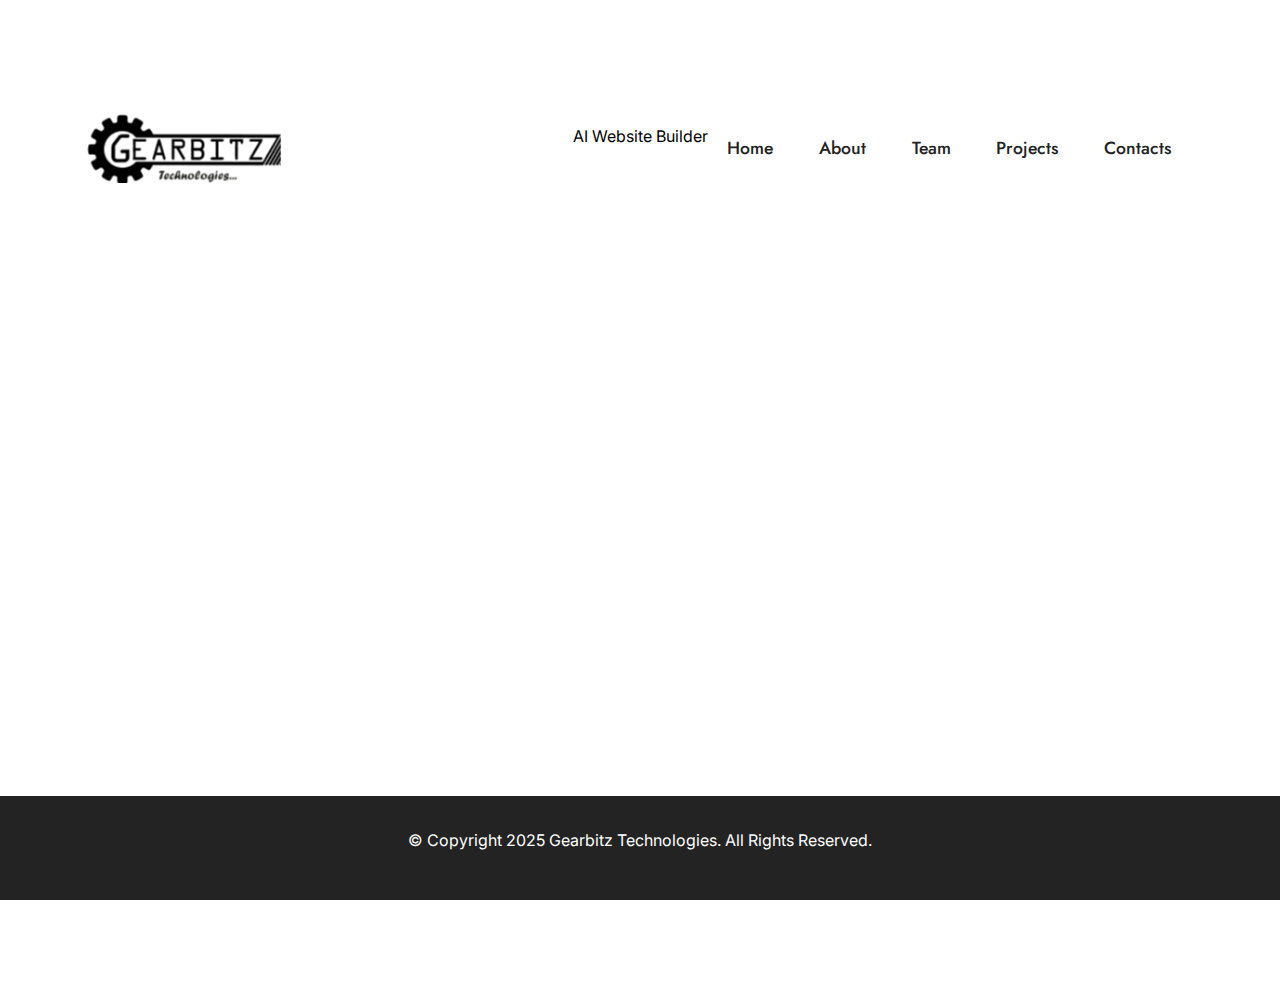
<file: page1.html>
<!DOCTYPE html>
<html  >
<head>
  <!-- Site made with Mobirise Website Builder v6.0.1, https://mobirise.com -->
  <meta charset="UTF-8">
  <meta http-equiv="X-UA-Compatible" content="IE=edge">
  <meta name="generator" content="Mobirise v6.0.1, mobirise.com">
  <meta name="viewport" content="width=device-width, initial-scale=1, minimum-scale=1">
  <link rel="shortcut icon" href="assets/images/designer-1.png-128x128.png" type="image/x-icon">
  <meta name="description" content="">
  
  
  <title>GBX</title>
  <link rel="stylesheet" href="assets/bootstrap/css/bootstrap.min.css">
  <link rel="stylesheet" href="assets/bootstrap/css/bootstrap-grid.min.css">
  <link rel="stylesheet" href="assets/bootstrap/css/bootstrap-reboot.min.css">
  <link rel="stylesheet" href="assets/dropdown/css/style.css">
  <link rel="stylesheet" href="assets/socicon/css/styles.css">
  <link rel="stylesheet" href="assets/theme/css/style.css">
  <link rel="preload" href="https://fonts.googleapis.com/css?family=Jost:100,200,300,400,500,600,700,800,900,100i,200i,300i,400i,500i,600i,700i,800i,900i&display=swap" as="style" onload="this.onload=null;this.rel='stylesheet'">
  <noscript><link rel="stylesheet" href="https://fonts.googleapis.com/css?family=Jost:100,200,300,400,500,600,700,800,900,100i,200i,300i,400i,500i,600i,700i,800i,900i&display=swap"></noscript>
  <link rel="preload" href="https://fonts.googleapis.com/css?family=Prompt:100,100i,200,200i,300,300i,400,400i,500,500i,600,600i,700,700i,800,800i,900,900i&display=swap" as="style" onload="this.onload=null;this.rel='stylesheet'">
  <noscript><link rel="stylesheet" href="https://fonts.googleapis.com/css?family=Prompt:100,100i,200,200i,300,300i,400,400i,500,500i,600,600i,700,700i,800,800i,900,900i&display=swap"></noscript>
  <link rel="preload" href="https://fonts.googleapis.com/css?family=Inter:100,200,300,400,500,600,700,800,900,100i,200i,300i,400i,500i,600i,700i,800i,900i&display=swap" as="style" onload="this.onload=null;this.rel='stylesheet'">
  <noscript><link rel="stylesheet" href="https://fonts.googleapis.com/css?family=Inter:100,200,300,400,500,600,700,800,900,100i,200i,300i,400i,500i,600i,700i,800i,900i&display=swap"></noscript>
  <link rel="preload" as="style" href="assets/mobirise/css/mbr-additional.css?v=uqR34c"><link rel="stylesheet" href="assets/mobirise/css/mbr-additional.css?v=uqR34c" type="text/css">

  
  
  
</head>
<body>
  
  <section data-bs-version="5.1" class="menu menu2 cid-sFCw1qGFAI" once="menu" id="menu2-g">
    
    <nav class="navbar navbar-dropdown navbar-expand-lg">
        <div class="container">
            <div class="navbar-brand">
                <span class="navbar-logo">
                    <a href="https://mobiri.se">
                        <img src="assets/images/2.png-211x211.png" alt="Mobirise Website Builder" style="height: 4.3rem;">
                    </a>
                </span>
                
            </div>
            <button class="navbar-toggler" type="button" data-toggle="collapse" data-bs-toggle="collapse" data-target="#navbarSupportedContent" data-bs-target="#navbarSupportedContent" aria-controls="navbarNavAltMarkup" aria-expanded="false" aria-label="Toggle navigation">
                <div class="hamburger">
                    <span></span>
                    <span></span>
                    <span></span>
                    <span></span>
                </div>
            </button>
            <div class="collapse navbar-collapse" id="navbarSupportedContent">
                <ul class="navbar-nav nav-dropdown nav-right" data-app-modern-menu="true"><li class="nav-item"><a class="nav-link link text-black text-primary display-4" href="index.html#header10-5">Home</a></li><li class="nav-item"><a class="nav-link link text-black text-primary display-4" href="index.html#features3-1p">About</a></li><li class="nav-item"><a class="nav-link link text-black text-primary display-4" href="index.html#team1-1">Team</a></li><li class="nav-item"><a class="nav-link link text-black text-primary display-4" href="page1.html" aria-expanded="false">Projects</a></li>
                    
                    <li class="nav-item"><a class="nav-link link text-black text-primary display-4" href="index.html#contacts2-1r">Contacts</a></li></ul>
                
                
            </div>
        </div>
    </nav>
</section>

<section data-bs-version="5.1" class="footer3 cid-sFCygHrmNf mbr-reveal" once="footers" id="footer3-h">

    

    

    <div class="container">
        <div class="row align-center mbr-white">
            
            
            <div class="row row-copirayt">
                <p class="mbr-text mb-0 mbr-fonts-style mbr-white align-center display-7">
                    © Copyright 2025 Gearbitz Technologies. All Rights Reserved.
                </p>
            </div>
        </div>
    </div>
</section><section class="display-7" style="padding: 0;align-items: center;justify-content: center;flex-wrap: wrap;    align-content: center;display: flex;position: relative;height: 4rem;"><a href="https://mobiri.se/" style="flex: 1 1;height: 4rem;position: absolute;width: 100%;z-index: 1;"><img alt="" style="height: 4rem;" src="[data-uri]"></a><p style="margin: 0;text-align: center;" class="display-7">&#8204;</p><a style="z-index:1" href="https://mobirise.com/builder/ai-website-builder.html">AI Website Builder</a></section><script src="assets/bootstrap/js/bootstrap.bundle.min.js"></script>  <script src="assets/smoothscroll/smooth-scroll.js"></script>  <script src="assets/ytplayer/index.js"></script>  <script src="assets/dropdown/js/navbar-dropdown.js"></script>  <script src="assets/theme/js/script.js"></script>  
  
  
</body>
</html>
</file>
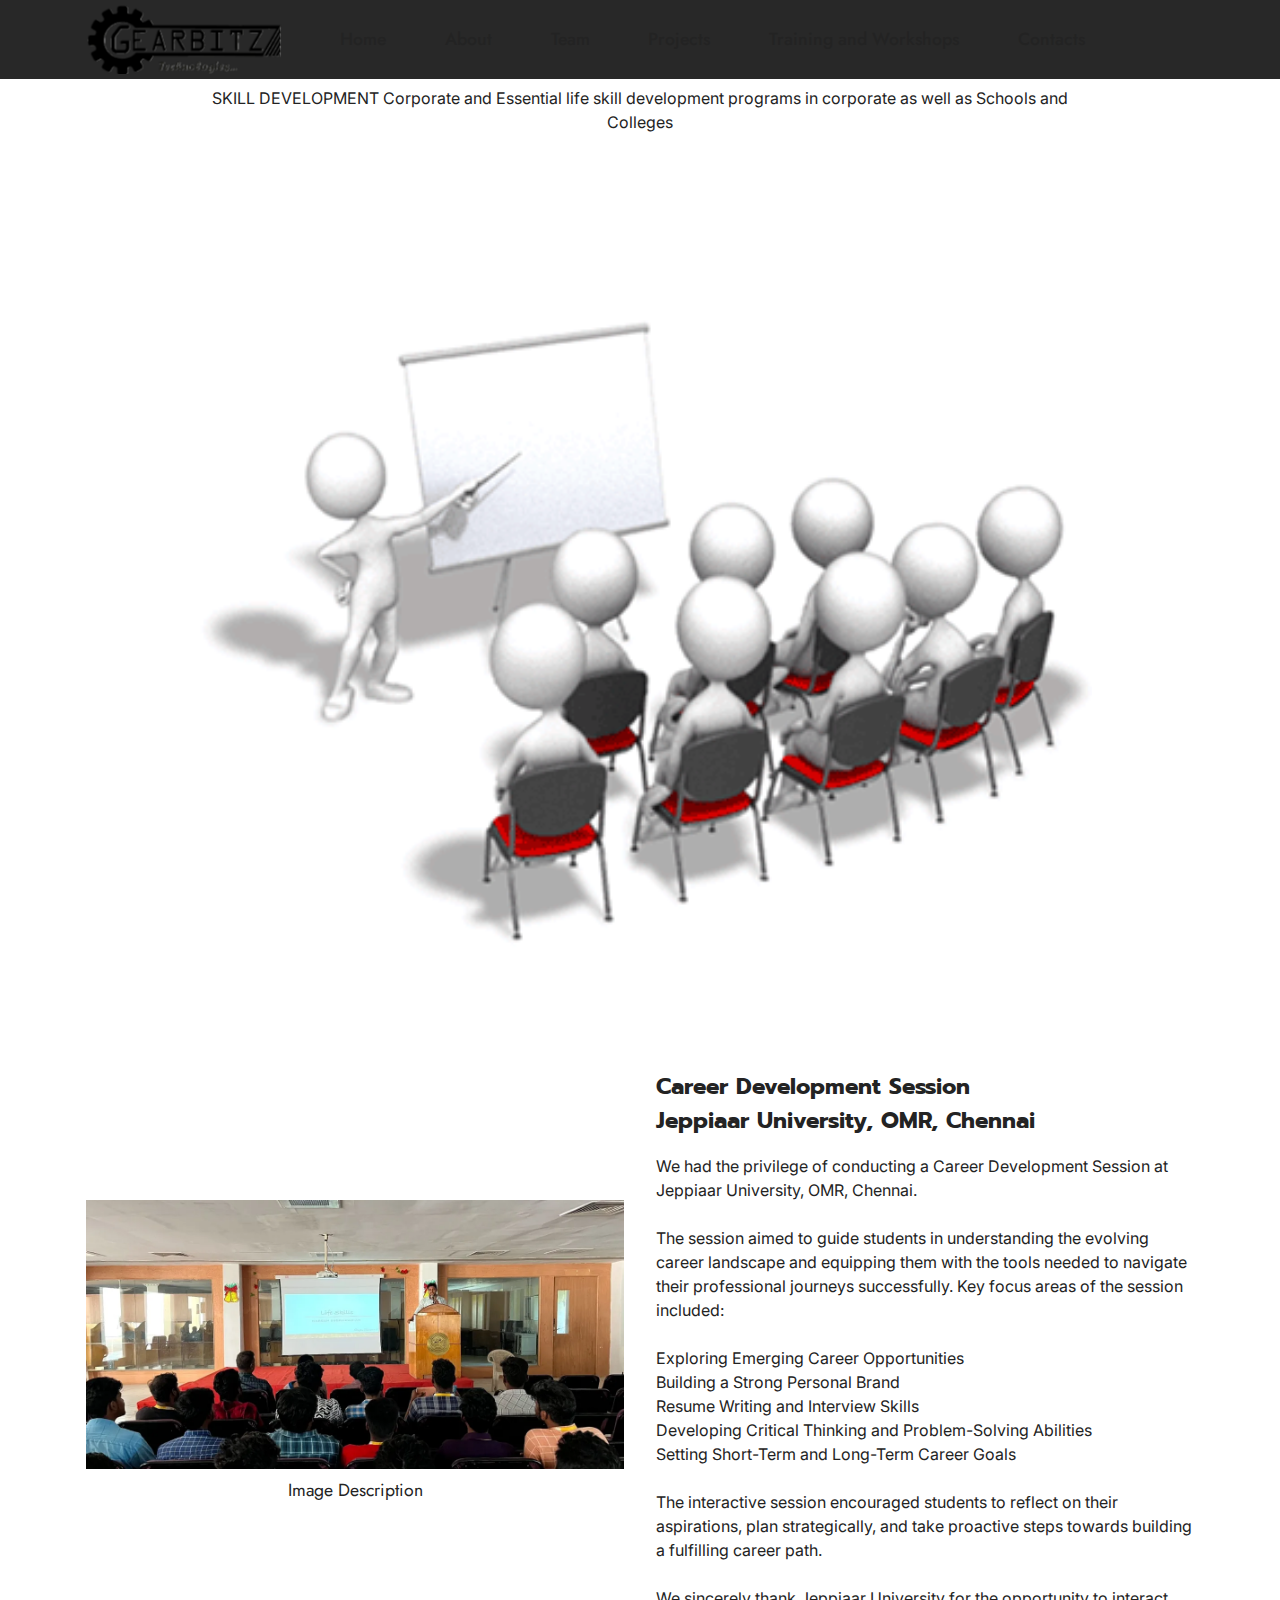
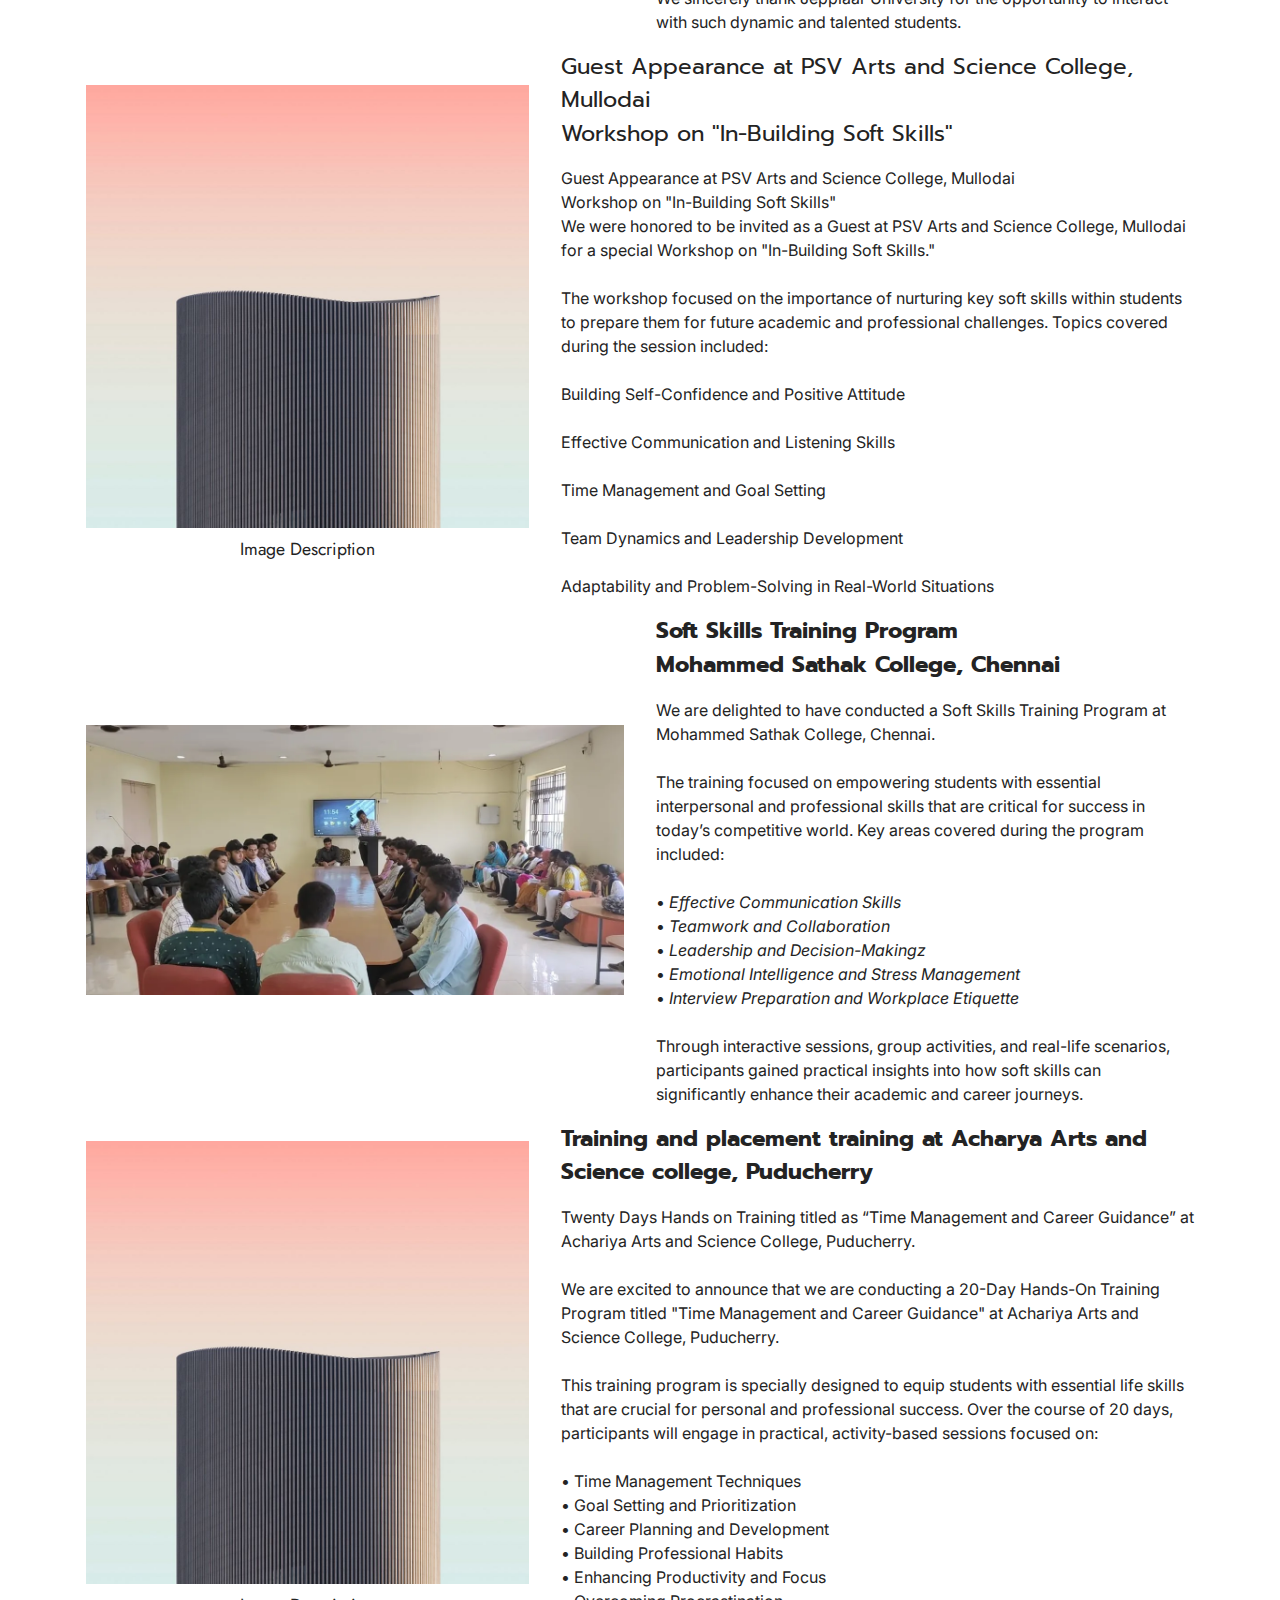
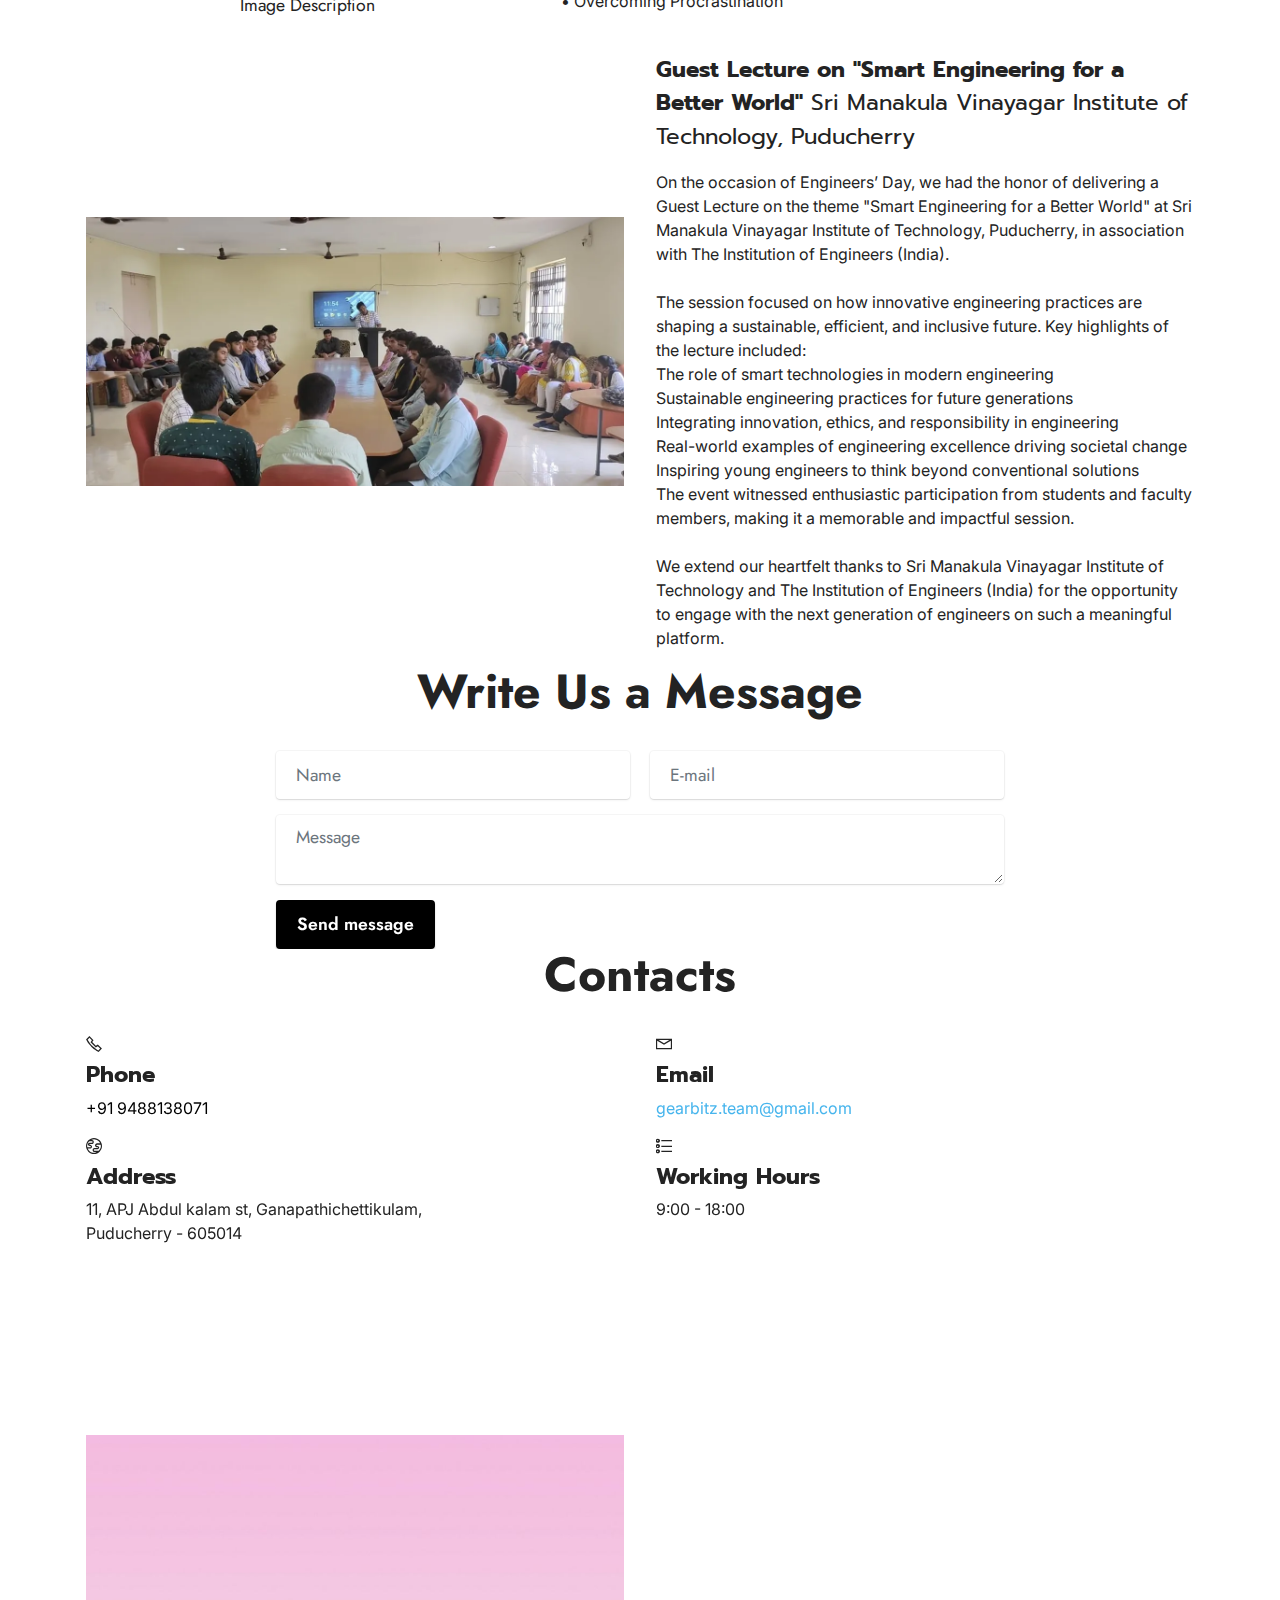
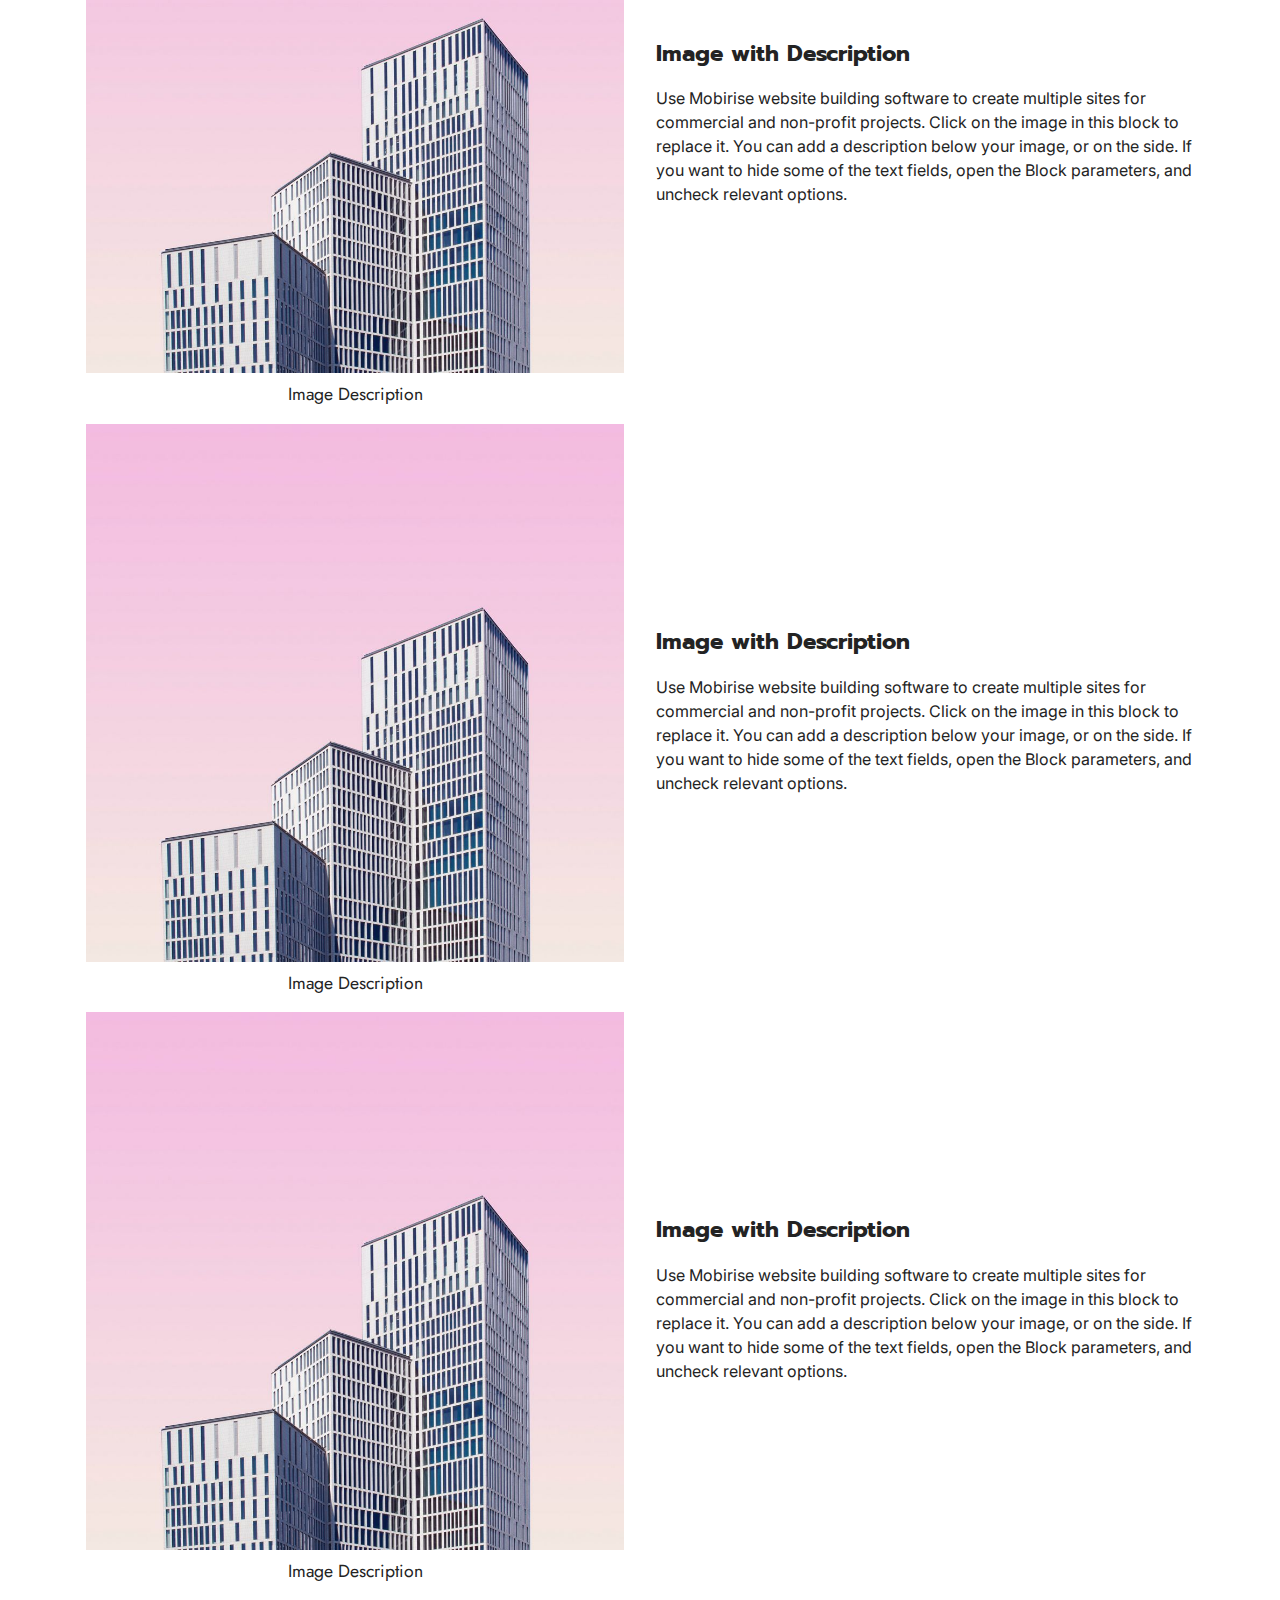
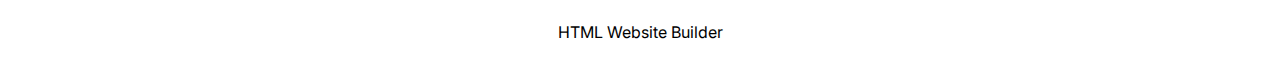
<file: page2.html>
<!DOCTYPE html>
<html  >
<head>
  <!-- Site made with Mobirise Website Builder v6.0.1, https://mobirise.com -->
  <meta charset="UTF-8">
  <meta http-equiv="X-UA-Compatible" content="IE=edge">
  <meta name="generator" content="Mobirise v6.0.1, mobirise.com">
  <meta name="viewport" content="width=device-width, initial-scale=1, minimum-scale=1">
  <link rel="shortcut icon" href="assets/images/designer-1.png-128x128.png" type="image/x-icon">
  <meta name="description" content="">
  
  
  <title>Training and Workshops</title>
  <link rel="stylesheet" href="assets/web/assets/mobirise-icons2/mobirise2.css">
  <link rel="stylesheet" href="assets/bootstrap/css/bootstrap.min.css">
  <link rel="stylesheet" href="assets/bootstrap/css/bootstrap-grid.min.css">
  <link rel="stylesheet" href="assets/bootstrap/css/bootstrap-reboot.min.css">
  <link rel="stylesheet" href="assets/dropdown/css/style.css">
  <link rel="stylesheet" href="assets/socicon/css/styles.css">
  <link rel="stylesheet" href="assets/theme/css/style.css">
  <link rel="preload" href="https://fonts.googleapis.com/css?family=Jost:100,200,300,400,500,600,700,800,900,100i,200i,300i,400i,500i,600i,700i,800i,900i&display=swap" as="style" onload="this.onload=null;this.rel='stylesheet'">
  <noscript><link rel="stylesheet" href="https://fonts.googleapis.com/css?family=Jost:100,200,300,400,500,600,700,800,900,100i,200i,300i,400i,500i,600i,700i,800i,900i&display=swap"></noscript>
  <link rel="preload" href="https://fonts.googleapis.com/css?family=Prompt:100,100i,200,200i,300,300i,400,400i,500,500i,600,600i,700,700i,800,800i,900,900i&display=swap" as="style" onload="this.onload=null;this.rel='stylesheet'">
  <noscript><link rel="stylesheet" href="https://fonts.googleapis.com/css?family=Prompt:100,100i,200,200i,300,300i,400,400i,500,500i,600,600i,700,700i,800,800i,900,900i&display=swap"></noscript>
  <link rel="preload" href="https://fonts.googleapis.com/css?family=Inter:100,200,300,400,500,600,700,800,900,100i,200i,300i,400i,500i,600i,700i,800i,900i&display=swap" as="style" onload="this.onload=null;this.rel='stylesheet'">
  <noscript><link rel="stylesheet" href="https://fonts.googleapis.com/css?family=Inter:100,200,300,400,500,600,700,800,900,100i,200i,300i,400i,500i,600i,700i,800i,900i&display=swap"></noscript>
  <link rel="preload" as="style" href="assets/mobirise/css/mbr-additional.css?v=1KUxzn"><link rel="stylesheet" href="assets/mobirise/css/mbr-additional.css?v=1KUxzn" type="text/css">

  
  
  
</head>
<body>
  
  <section data-bs-version="5.1" class="menu menu2 cid-uJtz7XjpNN" once="menu" id="menu2-k">
    
    <nav class="navbar navbar-dropdown navbar-expand-lg">
        <div class="container">
            <div class="navbar-brand">
                <span class="navbar-logo">
                    <a href="https://mobiri.se">
                        <img src="assets/images/2.png-211x211.png" alt="Mobirise Website Builder" style="height: 4.3rem;">
                    </a>
                </span>
                
            </div>
            <button class="navbar-toggler" type="button" data-toggle="collapse" data-bs-toggle="collapse" data-target="#navbarSupportedContent" data-bs-target="#navbarSupportedContent" aria-controls="navbarNavAltMarkup" aria-expanded="false" aria-label="Toggle navigation">
                <div class="hamburger">
                    <span></span>
                    <span></span>
                    <span></span>
                    <span></span>
                </div>
            </button>
            <div class="collapse navbar-collapse" id="navbarSupportedContent">
                <ul class="navbar-nav nav-dropdown nav-right" data-app-modern-menu="true"><li class="nav-item"><a class="nav-link link text-black text-primary display-4" href="index.html#header10-5">Home</a></li><li class="nav-item"><a class="nav-link link text-black text-primary display-4" href="index.html#features3-1p">About</a></li><li class="nav-item"><a class="nav-link link text-black text-primary display-4" href="index.html#team1-1">Team</a></li><li class="nav-item"><a class="nav-link link text-black text-primary display-4" href="page1.html" aria-expanded="false">Projects</a></li><li class="nav-item"><a class="nav-link link text-black text-primary display-4" href="page2.html">Training and Workshops</a></li>
                    
                    <li class="nav-item"><a class="nav-link link text-black text-primary display-4" href="index.html#contacts2-1r">Contacts</a></li></ul>
                
                
            </div>
        </div>
    </nav>
</section>

<section data-bs-version="5.1" class="header10 cid-uJtz7XMlWd" id="header10-l">

    

    
    

    <div class="align-center container-fluid">
        <div class="row justify-content-center">
            <div class="col-md-12 col-lg-9">
                <h1 class="mbr-section-title mbr-fonts-style mb-3 display-1"><strong>Training and Workshops</strong></h1>
                <p class="mbr-text mbr-fonts-style display-7">SKILL DEVELOPMENT Corporate and Essential life skill development programs in corporate as well as Schools and Colleges</p>
                
                <div class="image-wrap mt-4">
                    <img src="assets/images/94fb59e22c945fa34877b3a4a2eb117c.gif" alt="" title="">
                </div>
            </div>
        </div>
    </div>
</section>

<section data-bs-version="5.1" class="image2 cid-uJtCky2jJW" id="image2-10">
    

    
    

    <div class="container">
        <div class="row align-items-center">
            <div class="col-12 col-lg-6">
                <div class="image-wrapper">
                    <img src="assets/images/rsw-1200h-600cg-true.webp" alt="Mobirise Website Builder">
                    <p class="mbr-description mbr-fonts-style mt-2 align-center display-4">
                        Image Description</p>
                </div>
            </div>
            <div class="col-12 col-lg">
                <div class="text-wrapper">
                    <h3 class="mbr-section-title mbr-fonts-style mb-3 display-5"><strong>Career Development Session</strong><div><strong>Jeppiaar University, OMR, Chennai</strong></div></h3>
                    <p class="mbr-text mbr-fonts-style display-7">We had the privilege of conducting a Career Development Session at Jeppiaar University, OMR, Chennai.<br><br>The session aimed to guide students in understanding the evolving career landscape and equipping them with the tools needed to navigate their professional journeys successfully. Key focus areas of the session included:<br><br>Exploring Emerging Career Opportunities<br>Building a Strong Personal Brand<br>Resume Writing and Interview Skills<br>Developing Critical Thinking and Problem-Solving Abilities<br>Setting Short-Term and Long-Term Career Goals<br><br>The interactive session encouraged students to reflect on their aspirations, plan strategically, and take proactive steps towards building a fulfilling career path.<br><br>We sincerely thank Jeppiaar University for the opportunity to interact with such dynamic and talented students.</p>
                </div>
            </div>
        </div>
    </div>
</section>

<section data-bs-version="5.1" class="image1 cid-uJtIHhbTWR" id="image1-12">
    

    
    

    <div class="container">
        <div class="row align-items-center">
            <div class="col-12 col-lg-5">
                <div class="image-wrapper">
                    <img src="assets/images/4.jpg" alt="Mobirise Website Builder">
                    <p class="mbr-description mbr-fonts-style pt-2 align-center display-4">
                    Image Description</p>
                </div>
            </div>
            <div class="col-12 col-lg">
                <div class="text-wrapper">
                    <h3 class="mbr-section-title mbr-fonts-style mb-3 display-5">Guest Appearance at PSV Arts and Science College, Mullodai<div>Workshop on "In-Building Soft Skills"</div></h3>
                    <p class="mbr-text mbr-fonts-style display-7">Guest Appearance at PSV Arts and Science College, Mullodai<br>Workshop on "In-Building Soft Skills"<br>We were honored to be invited as a Guest at PSV Arts and Science College, Mullodai for a special Workshop on "In-Building Soft Skills."<br><br>The workshop focused on the importance of nurturing key soft skills within students to prepare them for future academic and professional challenges. Topics covered during the session included:<br><br>Building Self-Confidence and Positive Attitude<br><br>Effective Communication and Listening Skills<br><br>Time Management and Goal Setting<br><br>Team Dynamics and Leadership Development<br><br>Adaptability and Problem-Solving in Real-World Situations</p>
                </div>
            </div>
        </div>
    </div>
</section>

<section data-bs-version="5.1" class="image2 cid-uJtB6Cy1SO" id="image2-y">
    

    
    

    <div class="container">
        <div class="row align-items-center">
            <div class="col-12 col-lg-6">
                <div class="image-wrapper">
                    <img src="assets/images/rsw-1152h-576cg-true.webp" alt="Mobirise Website Builder">
                    <p class="mbr-description mbr-fonts-style mt-2 align-center display-4"></p>
                </div>
            </div>
            <div class="col-12 col-lg">
                <div class="text-wrapper">
                    <h3 class="mbr-section-title mbr-fonts-style mb-3 display-5"><strong>Soft Skills Training Program</strong><div><strong>Mohammed Sathak College, Chennai</strong></div></h3>
                    <p class="mbr-text mbr-fonts-style display-7">We are delighted to have conducted a Soft Skills Training Program at Mohammed Sathak College, Chennai.<br><br>The training focused on empowering students with essential interpersonal and professional skills that are critical for success in today’s competitive world. Key areas covered during the program included:<br><br>•&nbsp;<em>Effective Communication Skills<br></em>•&nbsp;<em>Teamwork and Collaboration<br></em>•&nbsp;<em>Leadership and Decision-Makingz<br></em>•&nbsp;<em>Emotional Intelligence and Stress Management<br></em>•&nbsp;<em>Interview Preparation and Workplace Etiquette</em><br><br>Through interactive sessions, group activities, and real-life scenarios, participants gained practical insights into how soft skills can significantly enhance their academic and career journeys.</p>
                </div>
            </div>
        </div>
    </div>
</section>

<section data-bs-version="5.1" class="image1 cid-uJtIHZLZF1" id="image1-13">
    

    
    

    <div class="container">
        <div class="row align-items-center">
            <div class="col-12 col-lg-5">
                <div class="image-wrapper">
                    <img src="assets/images/4.jpg" alt="Mobirise Website Builder">
                    <p class="mbr-description mbr-fonts-style pt-2 align-center display-4">
                    Image Description</p>
                </div>
            </div>
            <div class="col-12 col-lg">
                <div class="text-wrapper">
                    <h3 class="mbr-section-title mbr-fonts-style mb-3 display-5"><strong>Training and placement training at Acharya Arts and Science college, Puducherry</strong></h3>
                    <p class="mbr-text mbr-fonts-style display-7">Twenty Days Hands on Training titled as “Time Management and Career Guidance” at Achariya Arts and Science College, Puducherry.<br><br>We are excited to announce that we are conducting a 20-Day Hands-On Training Program titled "Time Management and Career Guidance" at Achariya Arts and Science College, Puducherry.<br><br>This training program is specially designed to equip students with essential life skills that are crucial for personal and professional success. Over the course of 20 days, participants will engage in practical, activity-based sessions focused on:<br><br>• Time Management Techniques<br>• Goal Setting and Prioritization<br>• Career Planning and Development<br>• Building Professional Habits<br>• Enhancing Productivity and Focus<br>• Overcoming Procrastination<br><br></p>
                </div>
            </div>
        </div>
    </div>
</section>

<section data-bs-version="5.1" class="image2 cid-uJtIxLgt1C" id="image2-11">
    

    
    

    <div class="container">
        <div class="row align-items-center">
            <div class="col-12 col-lg-6">
                <div class="image-wrapper">
                    <img src="assets/images/rsw-1152h-576cg-true.webp" alt="Mobirise Website Builder">
                    <p class="mbr-description mbr-fonts-style mt-2 align-center display-4"></p>
                </div>
            </div>
            <div class="col-12 col-lg">
                <div class="text-wrapper">
                    <h3 class="mbr-section-title mbr-fonts-style mb-3 display-5"><strong>Guest Lecture on "Smart Engineering for a Better World"&nbsp;<span style="font-size: 1.4rem;">Sri Manakula Vinayagar Institute of Technology, Puducherry</span></strong></h3>
                    <p class="mbr-text mbr-fonts-style display-7">On the occasion of Engineers’ Day, we had the honor of delivering a Guest Lecture on the theme "Smart Engineering for a Better World" at Sri Manakula Vinayagar Institute of Technology, Puducherry, in association with The Institution of Engineers (India).<br><br>The session focused on how innovative engineering practices are shaping a sustainable, efficient, and inclusive future. Key highlights of the lecture included:<br>The role of smart technologies in modern engineering<br>Sustainable engineering practices for future generations<br>Integrating innovation, ethics, and responsibility in engineering<br>Real-world examples of engineering excellence driving societal change<br>Inspiring young engineers to think beyond conventional solutions<br>The event witnessed enthusiastic participation from students and faculty members, making it a memorable and impactful session.<br><br>We extend our heartfelt thanks to Sri Manakula Vinayagar Institute of Technology and The Institution of Engineers (India) for the opportunity to engage with the next generation of engineers on such a meaningful platform.</p>
                </div>
            </div>
        </div>
    </div>
</section>

<section data-bs-version="5.1" class="form5 cid-uJtz80TjLt" id="form5-s">
    
    
    <div class="container">
        <div class="mbr-section-head">
            <h3 class="mbr-section-title mbr-fonts-style align-center mb-0 display-2"><strong>Write Us a Message</strong></h3>
            
        </div>
        <div class="row justify-content-center mt-4">
            <div class="col-lg-8 mx-auto mbr-form" data-form-type="formoid">
                <form action="https://mobirise.eu/" method="POST" class="mbr-form form-with-styler" data-form-title="Form Name"><input type="hidden" name="email" data-form-email="true" value="w9dwAonLMnM8MfQVNLcEjC5uCEQPK5phu07x/QYDqluRXhOn36C4SvNRbfv8LNTrpy7eFc82MEgZryf7ZIhk/jckl+EZbLKOefn1q1IxAEaC59QBsAtouiNRpt3LtXnx">
                    <div class="row">
                        <div hidden="hidden" data-form-alert="" class="alert alert-success col-12">Thanks for filling out the form!</div>
                        <div hidden="hidden" data-form-alert-danger="" class="alert alert-danger col-12">Oops...! some
                            problem!</div>
                    </div>
                    <div class="dragArea row">
                        <div class="col-md col-sm-12 form-group mb-3" data-for="name">
                            <input type="text" name="name" placeholder="Name" data-form-field="name" class="form-control" value="" id="name-form5-s">
                        </div>
                        <div class="col-md col-sm-12 form-group mb-3" data-for="email">
                            <input type="email" name="email" placeholder="E-mail" data-form-field="email" class="form-control" value="" id="email-form5-s">
                        </div>
                        
                        <div class="col-12 form-group mb-3" data-for="textarea">
                            <textarea name="textarea" placeholder="Message" data-form-field="textarea" class="form-control" id="textarea-form5-s"></textarea>
                        </div>
                        <div class="col-lg-12 col-md-12 col-sm-12 align-center mbr-section-btn"><button type="submit" class="btn btn-primary display-4">Send message</button></div>
                    </div>
                </form>
            </div>
        </div>
    </div>
</section>

<section data-bs-version="5.1" class="contacts2 cid-uJtz81cJ4H" id="contacts2-t">
    <!---->
    
    
    <div class="container">
        <div class="mbr-section-head">
            <h3 class="mbr-section-title mbr-fonts-style align-center mb-0 display-2">
                <strong>Contacts</strong>
            </h3>
            
        </div>
        <div class="row justify-content-center mt-4">
            <div class="card col-12 col-md-6">
                <div class="card-wrapper">
                    <div class="image-wrapper">
                        <span class="mbr-iconfont mobi-mbri-phone mobi-mbri"></span>
                    </div>
                    <div class="text-wrapper">
                        <h6 class="card-title mbr-fonts-style mb-1 display-5">
                            <strong>Phone</strong>
                        </h6>
                        <p class="mbr-text mbr-fonts-style display-7"><a href="tel:+91 9488138071" class="text-primary">+91 9488138071</a><a href="tel:+91 9488138071" class="text-primary"><br></a></p>
                    </div>
                </div>
            </div>
            <div class="card col-12 col-md-6">
                <div class="card-wrapper">
                    <div class="image-wrapper">
                        <span class="mbr-iconfont mobi-mbri-letter mobi-mbri"></span>
                    </div>
                    <div class="text-wrapper">
                        <h6 class="card-title mbr-fonts-style mb-1 display-5">
                            <strong>Email</strong>
                        </h6>
                        <p class="mbr-text mbr-fonts-style display-7"><a href="mailto:gearbitz.team@gmail.com" class="text-info text-primary">gearbitz.team@gmail.com</a>
                        </p>
                    </div>
                </div>
            </div>
            <div class="card col-12 col-md-6">
                <div class="card-wrapper">
                    <div class="image-wrapper">
                        <span class="mbr-iconfont mobi-mbri-globe mobi-mbri"></span>
                    </div>
                    <div class="text-wrapper">
                        <h6 class="card-title mbr-fonts-style mb-1 display-5">
                            <strong>Address</strong>
                        </h6>
                        <p class="mbr-text mbr-fonts-style display-7">
                            11, APJ Abdul kalam st, Ganapathichettikulam,<br>Puducherry - 605014</p>
                    </div>
                </div>
            </div>
            <div class="card col-12 col-md-6">
                <div class="card-wrapper">
                    <div class="image-wrapper">
                        <span class="mbr-iconfont mobi-mbri-bulleted-list mobi-mbri"></span>
                    </div>
                    <div class="text-wrapper">
                        <h6 class="card-title mbr-fonts-style mb-1 display-5">
                            <strong>Working Hours</strong>
                        </h6>
                        <p class="mbr-text mbr-fonts-style display-7">
                            9:00 - 18:00
                        </p>
                    </div>
                </div>
            </div>
        </div>
    </div>
</section>

<section data-bs-version="5.1" class="map2 cid-uJtz81AvDK" id="map2-u">
    
    
    <div>
        
        <div class="google-map"><iframe frameborder="0" style="border:0" src="https://www.google.com/maps/embed?pb=!1m18!1m12!1m3!1d3476.3232323247994!2d79.86551326551465!3d12.040707437422054!2m3!1f0!2f0!3f0!3m2!1i1024!2i768!4f13.1!3m3!1m2!1s0x3a536515ea1e8349%3A0x32efc23d9870ad7a!2sGEARBITZ%20TECHNOLOGIES!5e0!3m2!1sen!2sin!4v1745413009239!5m2!1sen!2sin" allowfullscreen=""></iframe></div>
    </div>
</section>

<section data-bs-version="5.1" class="footer3 cid-uJtz81Z8Fu mbr-reveal" once="footers" id="footer3-v">

    

    

    <div class="container">
        <div class="row align-center mbr-white">
            
            
            <div class="row row-copirayt">
                <p class="mbr-text mb-0 mbr-fonts-style mbr-white align-center display-7">
                    © Copyright 2025 Gearbitz Technologies. All Rights Reserved.
                </p>
            </div>
        </div>
    </div>
</section>

<section data-bs-version="5.1" class="image2 cid-uJtB1QNCqI" id="image2-w">
    

    
    

    <div class="container">
        <div class="row align-items-center">
            <div class="col-12 col-lg-6">
                <div class="image-wrapper">
                    <img src="assets/images/5.jpg" alt="Mobirise Website Builder">
                    <p class="mbr-description mbr-fonts-style mt-2 align-center display-4">
                        Image Description</p>
                </div>
            </div>
            <div class="col-12 col-lg">
                <div class="text-wrapper">
                    <h3 class="mbr-section-title mbr-fonts-style mb-3 display-5">
                        <strong>Image with Description</strong></h3>
                    <p class="mbr-text mbr-fonts-style display-7">
                        Use Mobirise website building software to create multiple sites for commercial and non-profit projects. Click on the image in this block to replace it. You can add a description below your image, or on the side. If you want to hide some of the text fields, open the Block parameters, and uncheck relevant options.</p>
                </div>
            </div>
        </div>
    </div>
</section>

<section data-bs-version="5.1" class="image2 cid-uJtB1YMqxs" id="image2-x">
    

    
    

    <div class="container">
        <div class="row align-items-center">
            <div class="col-12 col-lg-6">
                <div class="image-wrapper">
                    <img src="assets/images/5.jpg" alt="Mobirise Website Builder">
                    <p class="mbr-description mbr-fonts-style mt-2 align-center display-4">
                        Image Description</p>
                </div>
            </div>
            <div class="col-12 col-lg">
                <div class="text-wrapper">
                    <h3 class="mbr-section-title mbr-fonts-style mb-3 display-5">
                        <strong>Image with Description</strong></h3>
                    <p class="mbr-text mbr-fonts-style display-7">
                        Use Mobirise website building software to create multiple sites for commercial and non-profit projects. Click on the image in this block to replace it. You can add a description below your image, or on the side. If you want to hide some of the text fields, open the Block parameters, and uncheck relevant options.</p>
                </div>
            </div>
        </div>
    </div>
</section>

<section data-bs-version="5.1" class="image2 cid-uJtC5PadnA" id="image2-z">
    

    
    

    <div class="container">
        <div class="row align-items-center">
            <div class="col-12 col-lg-6">
                <div class="image-wrapper">
                    <img src="assets/images/5.jpg" alt="Mobirise Website Builder">
                    <p class="mbr-description mbr-fonts-style mt-2 align-center display-4">
                        Image Description</p>
                </div>
            </div>
            <div class="col-12 col-lg">
                <div class="text-wrapper">
                    <h3 class="mbr-section-title mbr-fonts-style mb-3 display-5">
                        <strong>Image with Description</strong></h3>
                    <p class="mbr-text mbr-fonts-style display-7">
                        Use Mobirise website building software to create multiple sites for commercial and non-profit projects. Click on the image in this block to replace it. You can add a description below your image, or on the side. If you want to hide some of the text fields, open the Block parameters, and uncheck relevant options.</p>
                </div>
            </div>
        </div>
    </div>
</section><section class="display-7" style="padding: 0;align-items: center;justify-content: center;flex-wrap: wrap;    align-content: center;display: flex;position: relative;height: 4rem;"><a href="https://mobiri.se/3956900" style="flex: 1 1;height: 4rem;position: absolute;width: 100%;z-index: 1;"><img alt="" style="height: 4rem;" src="[data-uri]"></a><p style="margin: 0;text-align: center;" class="display-7">&#8204;</p><a style="z-index:1" href="https://mobirise.com/html-builder.html">HTML Website Builder</a></section><script src="assets/bootstrap/js/bootstrap.bundle.min.js"></script>  <script src="assets/smoothscroll/smooth-scroll.js"></script>  <script src="assets/ytplayer/index.js"></script>  <script src="assets/dropdown/js/navbar-dropdown.js"></script>  <script src="assets/theme/js/script.js"></script>  <script src="assets/formoid/formoid.min.js"></script>  
  
  
</body>
</html>
</file>
<file: assets/web/assets/mobirise-icons2/mobirise2.css>
@font-face {
  font-family: 'Moririse2';
  font-display: swap;
  src:  url('mobirise2.eot?f2bix4');
  src:  url('mobirise2.eot?f2bix4#iefix') format('embedded-opentype'),
    url('mobirise2.ttf?f2bix4') format('truetype'),
    url('mobirise2.woff?f2bix4') format('woff'),
    url('mobirise2.svg?f2bix4#mobirise2') format('svg');
  font-weight: normal;
  font-style: normal;
}

[class^="mobi-"], [class*=" mobi-"] {
  /* use !important to prevent issues with browser extensions that change fonts */
  font-family: 'Moririse2' !important;
  speak: none;
  font-style: normal;
  font-weight: normal;
  font-variant: normal;
  text-transform: none;
  line-height: 1;

  /* Better Font Rendering =========== */
  -webkit-font-smoothing: antialiased;
  -moz-osx-font-smoothing: grayscale;
}

.mobi-mbri-add-submenu:before {
  content: "\e900";
}
.mobi-mbri-alert:before {
  content: "\e901";
}
.mobi-mbri-align-center:before {
  content: "\e902";
}
.mobi-mbri-align-justify:before {
  content: "\e903";
}
.mobi-mbri-align-left:before {
  content: "\e904";
}
.mobi-mbri-align-right:before {
  content: "\e905";
}
.mobi-mbri-android:before {
  content: "\e906";
}
.mobi-mbri-apple:before {
  content: "\e907";
}
.mobi-mbri-arrow-down:before {
  content: "\e908";
}
.mobi-mbri-arrow-next:before {
  content: "\e909";
}
.mobi-mbri-arrow-prev:before {
  content: "\e90a";
}
.mobi-mbri-arrow-up:before {
  content: "\e90b";
}
.mobi-mbri-bold:before {
  content: "\e90c";
}
.mobi-mbri-bookmark:before {
  content: "\e90d";
}
.mobi-mbri-bootstrap:before {
  content: "\e90e";
}
.mobi-mbri-briefcase:before {
  content: "\e90f";
}
.mobi-mbri-browse:before {
  content: "\e910";
}
.mobi-mbri-bulleted-list:before {
  content: "\e911";
}
.mobi-mbri-calendar:before {
  content: "\e912";
}
.mobi-mbri-camera:before {
  content: "\e913";
}
.mobi-mbri-cart-add:before {
  content: "\e914";
}
.mobi-mbri-cart-full:before {
  content: "\e915";
}
.mobi-mbri-cash:before {
  content: "\e916";
}
.mobi-mbri-change-style:before {
  content: "\e917";
}
.mobi-mbri-chat:before {
  content: "\e918";
}
.mobi-mbri-clock:before {
  content: "\e919";
}
.mobi-mbri-close:before {
  content: "\e91a";
}
.mobi-mbri-cloud:before {
  content: "\e91b";
}
.mobi-mbri-code:before {
  content: "\e91c";
}
.mobi-mbri-contact-form:before {
  content: "\e91d";
}
.mobi-mbri-credit-card:before {
  content: "\e91e";
}
.mobi-mbri-cursor-click:before {
  content: "\e91f";
}
.mobi-mbri-cust-feedback:before {
  content: "\e920";
}
.mobi-mbri-database:before {
  content: "\e921";
}
.mobi-mbri-delivery:before {
  content: "\e922";
}
.mobi-mbri-desktop:before {
  content: "\e923";
}
.mobi-mbri-devices:before {
  content: "\e924";
}
.mobi-mbri-down:before {
  content: "\e925";
}
.mobi-mbri-download-2:before {
  content: "\e926";
}
.mobi-mbri-download:before {
  content: "\e927";
}
.mobi-mbri-drag-n-drop-2:before {
  content: "\e928";
}
.mobi-mbri-drag-n-drop:before {
  content: "\e929";
}
.mobi-mbri-edit-2:before {
  content: "\e92a";
}
.mobi-mbri-edit:before {
  content: "\e92b";
}
.mobi-mbri-error:before {
  content: "\e92c";
}
.mobi-mbri-extension:before {
  content: "\e92d";
}
.mobi-mbri-features:before {
  content: "\e92e";
}
.mobi-mbri-file:before {
  content: "\e92f";
}
.mobi-mbri-flag:before {
  content: "\e930";
}
.mobi-mbri-folder:before {
  content: "\e931";
}
.mobi-mbri-gift:before {
  content: "\e932";
}
.mobi-mbri-github:before {
  content: "\e933";
}
.mobi-mbri-globe-2:before {
  content: "\e934";
}
.mobi-mbri-globe:before {
  content: "\e935";
}
.mobi-mbri-growing-chart:before {
  content: "\e936";
}
.mobi-mbri-hearth:before {
  content: "\e937";
}
.mobi-mbri-help:before {
  content: "\e938";
}
.mobi-mbri-home:before {
  content: "\e939";
}
.mobi-mbri-hot-cup:before {
  content: "\e93a";
}
.mobi-mbri-idea:before {
  content: "\e93b";
}
.mobi-mbri-image-gallery:before {
  content: "\e93c";
}
.mobi-mbri-image-slider:before {
  content: "\e93d";
}
.mobi-mbri-info:before {
  content: "\e93e";
}
.mobi-mbri-italic:before {
  content: "\e93f";
}
.mobi-mbri-key:before {
  content: "\e940";
}
.mobi-mbri-laptop:before {
  content: "\e941";
}
.mobi-mbri-layers:before {
  content: "\e942";
}
.mobi-mbri-left-right:before {
  content: "\e943";
}
.mobi-mbri-left:before {
  content: "\e944";
}
.mobi-mbri-letter:before {
  content: "\e945";
}
.mobi-mbri-like:before {
  content: "\e946";
}
.mobi-mbri-link:before {
  content: "\e947";
}
.mobi-mbri-lock:before {
  content: "\e948";
}
.mobi-mbri-login:before {
  content: "\e949";
}
.mobi-mbri-logout:before {
  content: "\e94a";
}
.mobi-mbri-magic-stick:before {
  content: "\e94b";
}
.mobi-mbri-map-pin:before {
  content: "\e94c";
}
.mobi-mbri-menu:before {
  content: "\e94d";
}
.mobi-mbri-mobile-2:before {
  content: "\e94e";
}
.mobi-mbri-mobile-horizontal:before {
  content: "\e94f";
}
.mobi-mbri-mobile:before {
  content: "\e950";
}
.mobi-mbri-mobirise:before {
  content: "\e951";
}
.mobi-mbri-more-horizontal:before {
  content: "\e952";
}
.mobi-mbri-more-vertical:before {
  content: "\e953";
}
.mobi-mbri-music:before {
  content: "\e954";
}
.mobi-mbri-new-file:before {
  content: "\e955";
}
.mobi-mbri-numbered-list:before {
  content: "\e956";
}
.mobi-mbri-opened-folder:before {
  content: "\e957";
}
.mobi-mbri-pages:before {
  content: "\e958";
}
.mobi-mbri-paper-plane:before {
  content: "\e959";
}
.mobi-mbri-paperclip:before {
  content: "\e95a";
}
.mobi-mbri-phone:before {
  content: "\e95b";
}
.mobi-mbri-photo:before {
  content: "\e95c";
}
.mobi-mbri-photos:before {
  content: "\e95d";
}
.mobi-mbri-pin:before {
  content: "\e95e";
}
.mobi-mbri-play:before {
  content: "\e95f";
}
.mobi-mbri-plus:before {
  content: "\e960";
}
.mobi-mbri-preview:before {
  content: "\e961";
}
.mobi-mbri-print:before {
  content: "\e962";
}
.mobi-mbri-protect:before {
  content: "\e963";
}
.mobi-mbri-question:before {
  content: "\e964";
}
.mobi-mbri-quote-left:before {
  content: "\e965";
}
.mobi-mbri-quote-right:before {
  content: "\e966";
}
.mobi-mbri-redo:before {
  content: "\e967";
}
.mobi-mbri-refresh:before {
  content: "\e968";
}
.mobi-mbri-responsive-2:before {
  content: "\e969";
}
.mobi-mbri-responsive:before {
  content: "\e96a";
}
.mobi-mbri-right:before {
  content: "\e96b";
}
.mobi-mbri-rocket:before {
  content: "\e96c";
}
.mobi-mbri-sad-face:before {
  content: "\e96d";
}
.mobi-mbri-sale:before {
  content: "\e96e";
}
.mobi-mbri-save:before {
  content: "\e96f";
}
.mobi-mbri-search:before {
  content: "\e970";
}
.mobi-mbri-setting-2:before {
  content: "\e971";
}
.mobi-mbri-setting-3:before {
  content: "\e972";
}
.mobi-mbri-setting:before {
  content: "\e973";
}
.mobi-mbri-share:before {
  content: "\e974";
}
.mobi-mbri-shopping-bag:before {
  content: "\e975";
}
.mobi-mbri-shopping-basket:before {
  content: "\e976";
}
.mobi-mbri-shopping-cart:before {
  content: "\e977";
}
.mobi-mbri-sites:before {
  content: "\e978";
}
.mobi-mbri-smile-face:before {
  content: "\e979";
}
.mobi-mbri-speed:before {
  content: "\e97a";
}
.mobi-mbri-star:before {
  content: "\e97b";
}
.mobi-mbri-success:before {
  content: "\e97c";
}
.mobi-mbri-sun:before {
  content: "\e97d";
}
.mobi-mbri-sun2:before {
  content: "\e97e";
}
.mobi-mbri-tablet-vertical:before {
  content: "\e97f";
}
.mobi-mbri-tablet:before {
  content: "\e980";
}
.mobi-mbri-target:before {
  content: "\e981";
}
.mobi-mbri-timer:before {
  content: "\e982";
}
.mobi-mbri-to-ftp:before {
  content: "\e983";
}
.mobi-mbri-to-local-drive:before {
  content: "\e984";
}
.mobi-mbri-touch-swipe:before {
  content: "\e985";
}
.mobi-mbri-touch:before {
  content: "\e986";
}
.mobi-mbri-trash:before {
  content: "\e987";
}
.mobi-mbri-underline:before {
  content: "\e988";
}
.mobi-mbri-undo:before {
  content: "\e989";
}
.mobi-mbri-unlink:before {
  content: "\e98a";
}
.mobi-mbri-unlock:before {
  content: "\e98b";
}
.mobi-mbri-up-down:before {
  content: "\e98c";
}
.mobi-mbri-up:before {
  content: "\e98d";
}
.mobi-mbri-update:before {
  content: "\e98e";
}
.mobi-mbri-upload-2:before {
  content: "\e98f";
}
.mobi-mbri-upload:before {
  content: "\e990";
}
.mobi-mbri-user-2:before {
  content: "\e991";
}
.mobi-mbri-user:before {
  content: "\e992";
}
.mobi-mbri-users:before {
  content: "\e993";
}
.mobi-mbri-video-play:before {
  content: "\e994";
}
.mobi-mbri-video:before {
  content: "\e995";
}
.mobi-mbri-watch:before {
  content: "\e996";
}
.mobi-mbri-website-theme-2:before {
  content: "\e997";
}
.mobi-mbri-website-theme:before {
  content: "\e998";
}
.mobi-mbri-wifi:before {
  content: "\e999";
}
.mobi-mbri-windows:before {
  content: "\e99a";
}
.mobi-mbri-zoom-in:before {
  content: "\e99b";
}
.mobi-mbri-zoom-out:before {
  content: "\e99c";
}
</file>
<file: assets/parallax/jarallax.css>
.jarallax {
    position: relative;
    z-index: 0;
}
.jarallax > .jarallax-img {
    position: absolute;
    object-fit: cover;
    /* support for plugin https://github.com/bfred-it/object-fit-images */
    font-family: 'object-fit: cover;';
    top: 0;
    left: 0;
    width: 100%;
    height: 100%;
    z-index: -1;
}
</file>
<file: assets/dropdown/css/style.css>
.navbar-dropdown {
  left: 0;
  padding: 0;
  position: absolute;
  right: 0;
  top: 0;
  transition: all 0.45s ease;
  z-index: 1030;
  background: #282828; }
  .navbar-dropdown .navbar-logo {
    margin-right: 0.8rem;
    transition: margin 0.3s ease-in-out;
    vertical-align: middle; }
    .navbar-dropdown .navbar-logo img {
      height: 3.125rem;
      transition: all 0.3s ease-in-out; }
    .navbar-dropdown .navbar-logo.mbr-iconfont {
      font-size: 3.125rem;
      line-height: 3.125rem; }
  .navbar-dropdown .navbar-caption {
    font-weight: 700;
    white-space: normal;
    vertical-align: -4px;
    line-height: 3.125rem !important; }
    .navbar-dropdown .navbar-caption, .navbar-dropdown .navbar-caption:hover {
      color: inherit;
      text-decoration: none; }
  .navbar-dropdown .mbr-iconfont + .navbar-caption {
    vertical-align: -1px; }
  .navbar-dropdown.navbar-fixed-top {
    position: fixed; }
  .navbar-dropdown .navbar-brand span {
    vertical-align: -4px; }
  .navbar-dropdown.bg-color.transparent {
    background: none; }
  .navbar-dropdown.navbar-short .navbar-brand {
    padding: 0.625rem 0; }
    .navbar-dropdown.navbar-short .navbar-brand span {
      vertical-align: -1px; }
  .navbar-dropdown.navbar-short .navbar-caption {
    line-height: 2.375rem !important;
    vertical-align: -2px; }
  .navbar-dropdown.navbar-short .navbar-logo {
    margin-right: 0.5rem; }
    .navbar-dropdown.navbar-short .navbar-logo img {
      height: 2.375rem; }
    .navbar-dropdown.navbar-short .navbar-logo.mbr-iconfont {
      font-size: 2.375rem;
      line-height: 2.375rem; }
  .navbar-dropdown.navbar-short .mbr-table-cell {
    height: 3.625rem; }
  .navbar-dropdown .navbar-close {
    left: 0.6875rem;
    position: fixed;
    top: 0.75rem;
    z-index: 1000; }
  .navbar-dropdown .hamburger-icon {
    content: "";
    display: inline-block;
    vertical-align: middle;
    width: 16px;
    -webkit-box-shadow: 0 -6px 0 1px #282828,0 0 0 1px #282828,0 6px 0 1px #282828;
    -moz-box-shadow: 0 -6px 0 1px #282828,0 0 0 1px #282828,0 6px 0 1px #282828;
    box-shadow: 0 -6px 0 1px #282828,0 0 0 1px #282828,0 6px 0 1px #282828; }

.dropdown-menu .dropdown-toggle[data-toggle="dropdown-submenu"]::after {
  border-bottom: 0.35em solid transparent;
  border-left: 0.35em solid;
  border-right: 0;
  border-top: 0.35em solid transparent;
  margin-left: 0.3rem; }

.dropdown-menu .dropdown-item:focus {
  outline: 0; }

.nav-dropdown {
  font-size: 0.75rem;
  font-weight: 500;
  height: auto !important; }
  .nav-dropdown .nav-btn {
    padding-left: 1rem; }
  .nav-dropdown .link {
    margin: .667em 1.667em;
    font-weight: 500;
    padding: 0;
    transition: color .2s ease-in-out; }
    .nav-dropdown .link.dropdown-toggle {
      margin-right: 2.583em; }
      .nav-dropdown .link.dropdown-toggle::after {
        margin-left: .25rem;
        border-top: 0.35em solid;
        border-right: 0.35em solid transparent;
        border-left: 0.35em solid transparent;
        border-bottom: 0; }
      .nav-dropdown .link.dropdown-toggle[aria-expanded="true"] {
        margin: 0;
        padding: 0.667em 3.263em  0.667em 1.667em; }
  .nav-dropdown .link::after,
  .nav-dropdown .dropdown-item::after {
    color: inherit; }
  .nav-dropdown .btn {
    font-size: 0.75rem;
    font-weight: 700;
    letter-spacing: 0;
    margin-bottom: 0;
    padding-left: 1.25rem;
    padding-right: 1.25rem; }
  .nav-dropdown .dropdown-menu {
    border-radius: 0;
    border: 0;
    left: 0;
    margin: 0;
    padding-bottom: 1.25rem;
    padding-top: 1.25rem;
    position: relative; }
  .nav-dropdown .dropdown-submenu {
    margin-left: 0.125rem;
    top: 0; }
  .nav-dropdown .dropdown-item {
    font-weight: 500;
    line-height: 2;
    padding: 0.3846em 4.615em 0.3846em 1.5385em;
    position: relative;
    transition: color .2s ease-in-out, background-color .2s ease-in-out; }
    .nav-dropdown .dropdown-item::after {
      margin-top: -0.3077em;
      position: absolute;
      right: 1.1538em;
      top: 50%; }
    .nav-dropdown .dropdown-item:focus, .nav-dropdown .dropdown-item:hover {
      background: none; }

@media (max-width: 767px) {
  .nav-dropdown.navbar-toggleable-sm {
    bottom: 0;
    display: none;
    left: 0;
    overflow-x: hidden;
    position: fixed;
    top: 0;
    transform: translateX(-100%);
    -ms-transform: translateX(-100%);
    -webkit-transform: translateX(-100%);
    width: 18.75rem;
    z-index: 999; } }
.nav-dropdown.navbar-toggleable-xl {
  bottom: 0;
  display: none;
  left: 0;
  overflow-x: hidden;
  position: fixed;
  top: 0;
  transform: translateX(-100%);
  -ms-transform: translateX(-100%);
  -webkit-transform: translateX(-100%);
  width: 18.75rem;
  z-index: 999; }

.nav-dropdown-sm {
  display: block !important;
  overflow-x: hidden;
  overflow: auto;
  padding-top: 3.875rem; }
  .nav-dropdown-sm::after {
    content: "";
    display: block;
    height: 3rem;
    width: 100%; }
  .nav-dropdown-sm.collapse.in ~ .navbar-close {
    display: block !important; }
  .nav-dropdown-sm.collapsing, .nav-dropdown-sm.collapse.in {
    transform: translateX(0);
    -ms-transform: translateX(0);
    -webkit-transform: translateX(0);
    transition: all 0.25s ease-out;
    -webkit-transition: all 0.25s ease-out;
    background: #282828; }
  .nav-dropdown-sm.collapsing[aria-expanded="false"] {
    transform: translateX(-100%);
    -ms-transform: translateX(-100%);
    -webkit-transform: translateX(-100%); }
  .nav-dropdown-sm .nav-item {
    display: block;
    margin-left: 0 !important;
    padding-left: 0; }
  .nav-dropdown-sm .link,
  .nav-dropdown-sm .dropdown-item {
    border-top: 1px dotted rgba(255, 255, 255, 0.1);
    font-size: 0.8125rem;
    line-height: 1.6;
    margin: 0 !important;
    padding: 0.875rem 2.4rem 0.875rem 1.5625rem !important;
    position: relative;
    white-space: normal; }
    .nav-dropdown-sm .link:focus, .nav-dropdown-sm .link:hover,
    .nav-dropdown-sm .dropdown-item:focus,
    .nav-dropdown-sm .dropdown-item:hover {
      background: rgba(0, 0, 0, 0.2) !important;
      color: #c0a375; }
  .nav-dropdown-sm .nav-btn {
    position: relative;
    padding: 1.5625rem 1.5625rem 0 1.5625rem; }
    .nav-dropdown-sm .nav-btn::before {
      border-top: 1px dotted rgba(255, 255, 255, 0.1);
      content: "";
      left: 0;
      position: absolute;
      top: 0;
      width: 100%; }
    .nav-dropdown-sm .nav-btn + .nav-btn {
      padding-top: 0.625rem; }
      .nav-dropdown-sm .nav-btn + .nav-btn::before {
        display: none; }
  .nav-dropdown-sm .btn {
    padding: 0.625rem 0; }
  .nav-dropdown-sm .dropdown-toggle[data-toggle="dropdown-submenu"]::after {
    margin-left: .25rem;
    border-top: 0.35em solid;
    border-right: 0.35em solid transparent;
    border-left: 0.35em solid transparent;
    border-bottom: 0; }
  .nav-dropdown-sm .dropdown-toggle[data-toggle="dropdown-submenu"][aria-expanded="true"]::after {
    border-top: 0;
    border-right: 0.35em solid transparent;
    border-left: 0.35em solid transparent;
    border-bottom: 0.35em solid; }
  .nav-dropdown-sm .dropdown-menu {
    margin: 0;
    padding: 0;
    position: relative;
    top: 0;
    left: 0;
    width: 100%;
    border: 0;
    float: none;
    border-radius: 0;
    background: none; }
  .nav-dropdown-sm .dropdown-submenu {
    left: 100%;
    margin-left: 0.125rem;
    margin-top: -1.25rem;
    top: 0; }

.navbar-toggleable-sm .nav-dropdown .dropdown-menu {
  position: absolute; }

.navbar-toggleable-sm .nav-dropdown .dropdown-submenu {
  left: 100%;
  margin-left: 0.125rem;
  margin-top: -1.25rem;
  top: 0; }

.navbar-toggleable-sm.opened .nav-dropdown .dropdown-menu {
  position: relative; }

.navbar-toggleable-sm.opened .nav-dropdown .dropdown-submenu {
  left: 0;
  margin-left: 00rem;
  margin-top: 0rem;
  top: 0; }

.is-builder .nav-dropdown.collapsing {
  transition: none !important; }
</file>
<file: assets/socicon/css/styles.css>
@charset "UTF-8";

@font-face {
  font-family: 'Socicon';
  src:  url('../fonts/socicon.eot');
  src:  url('../fonts/socicon.eot?#iefix') format('embedded-opentype'),
    url('../fonts/socicon.woff2') format('woff2'),
    url('../fonts/socicon.ttf') format('truetype'),
    url('../fonts/socicon.woff') format('woff'),
    url('../fonts/socicon.svg#socicon') format('svg');
  font-weight: normal;
  font-style: normal;
  font-display: swap;
}

[data-icon]:before {
  font-family: "socicon" !important;
  content: attr(data-icon);
  font-style: normal !important;
  font-weight: normal !important;
  font-variant: normal !important;
  text-transform: none !important;
  speak: none;
  line-height: 1;
  -webkit-font-smoothing: antialiased;
  -moz-osx-font-smoothing: grayscale;
}

[class^="socicon-"], [class*=" socicon-"] {
  /* use !important to prevent issues with browser extensions that change fonts */
  font-family: 'Socicon' !important;
  speak: none;
  font-style: normal;
  font-weight: normal;
  font-variant: normal;
  text-transform: none;
  line-height: 1;

  /* Better Font Rendering =========== */
  -webkit-font-smoothing: antialiased;
  -moz-osx-font-smoothing: grayscale;
}

.socicon-500px:before {
  content: "\e000";
}
.socicon-8tracks:before {
  content: "\e001";
}
.socicon-airbnb:before {
  content: "\e002";
}
.socicon-alliance:before {
  content: "\e003";
}
.socicon-amazon:before {
  content: "\e004";
}
.socicon-amplement:before {
  content: "\e005";
}
.socicon-android:before {
  content: "\e006";
}
.socicon-angellist:before {
  content: "\e007";
}
.socicon-apple:before {
  content: "\e008";
}
.socicon-appnet:before {
  content: "\e009";
}
.socicon-baidu:before {
  content: "\e00a";
}
.socicon-bandcamp:before {
  content: "\e00b";
}
.socicon-battlenet:before {
  content: "\e00c";
}
.socicon-mixer:before {
  content: "\e00d";
}
.socicon-bebee:before {
  content: "\e00e";
}
.socicon-bebo:before {
  content: "\e00f";
}
.socicon-behance:before {
  content: "\e010";
}
.socicon-blizzard:before {
  content: "\e011";
}
.socicon-blogger:before {
  content: "\e012";
}
.socicon-buffer:before {
  content: "\e013";
}
.socicon-chrome:before {
  content: "\e014";
}
.socicon-coderwall:before {
  content: "\e015";
}
.socicon-curse:before {
  content: "\e016";
}
.socicon-dailymotion:before {
  content: "\e017";
}
.socicon-deezer:before {
  content: "\e018";
}
.socicon-delicious:before {
  content: "\e019";
}
.socicon-deviantart:before {
  content: "\e01a";
}
.socicon-diablo:before {
  content: "\e01b";
}
.socicon-digg:before {
  content: "\e01c";
}
.socicon-discord:before {
  content: "\e01d";
}
.socicon-disqus:before {
  content: "\e01e";
}
.socicon-douban:before {
  content: "\e01f";
}
.socicon-draugiem:before {
  content: "\e020";
}
.socicon-dribbble:before {
  content: "\e021";
}
.socicon-drupal:before {
  content: "\e022";
}
.socicon-ebay:before {
  content: "\e023";
}
.socicon-ello:before {
  content: "\e024";
}
.socicon-endomodo:before {
  content: "\e025";
}
.socicon-envato:before {
  content: "\e026";
}
.socicon-etsy:before {
  content: "\e027";
}
.socicon-facebook:before {
  content: "\e028";
}
.socicon-feedburner:before {
  content: "\e029";
}
.socicon-filmweb:before {
  content: "\e02a";
}
.socicon-firefox:before {
  content: "\e02b";
}
.socicon-flattr:before {
  content: "\e02c";
}
.socicon-flickr:before {
  content: "\e02d";
}
.socicon-formulr:before {
  content: "\e02e";
}
.socicon-forrst:before {
  content: "\e02f";
}
.socicon-foursquare:before {
  content: "\e030";
}
.socicon-friendfeed:before {
  content: "\e031";
}
.socicon-github:before {
  content: "\e032";
}
.socicon-goodreads:before {
  content: "\e033";
}
.socicon-google:before {
  content: "\e034";
}
.socicon-googlescholar:before {
  content: "\e035";
}
.socicon-googlegroups:before {
  content: "\e036";
}
.socicon-googlephotos:before {
  content: "\e037";
}
.socicon-googleplus:before {
  content: "\e038";
}
.socicon-grooveshark:before {
  content: "\e039";
}
.socicon-hackerrank:before {
  content: "\e03a";
}
.socicon-hearthstone:before {
  content: "\e03b";
}
.socicon-hellocoton:before {
  content: "\e03c";
}
.socicon-heroes:before {
  content: "\e03d";
}
.socicon-smashcast:before {
  content: "\e03e";
}
.socicon-horde:before {
  content: "\e03f";
}
.socicon-houzz:before {
  content: "\e040";
}
.socicon-icq:before {
  content: "\e041";
}
.socicon-identica:before {
  content: "\e042";
}
.socicon-imdb:before {
  content: "\e043";
}
.socicon-instagram:before {
  content: "\e044";
}
.socicon-issuu:before {
  content: "\e045";
}
.socicon-istock:before {
  content: "\e046";
}
.socicon-itunes:before {
  content: "\e047";
}
.socicon-keybase:before {
  content: "\e048";
}
.socicon-lanyrd:before {
  content: "\e049";
}
.socicon-lastfm:before {
  content: "\e04a";
}
.socicon-line:before {
  content: "\e04b";
}
.socicon-linkedin:before {
  content: "\e04c";
}
.socicon-livejournal:before {
  content: "\e04d";
}
.socicon-lyft:before {
  content: "\e04e";
}
.socicon-macos:before {
  content: "\e04f";
}
.socicon-mail:before {
  content: "\e050";
}
.socicon-medium:before {
  content: "\e051";
}
.socicon-meetup:before {
  content: "\e052";
}
.socicon-mixcloud:before {
  content: "\e053";
}
.socicon-modelmayhem:before {
  content: "\e054";
}
.socicon-mumble:before {
  content: "\e055";
}
.socicon-myspace:before {
  content: "\e056";
}
.socicon-newsvine:before {
  content: "\e057";
}
.socicon-nintendo:before {
  content: "\e058";
}
.socicon-npm:before {
  content: "\e059";
}
.socicon-odnoklassniki:before {
  content: "\e05a";
}
.socicon-openid:before {
  content: "\e05b";
}
.socicon-opera:before {
  content: "\e05c";
}
.socicon-outlook:before {
  content: "\e05d";
}
.socicon-overwatch:before {
  content: "\e05e";
}
.socicon-patreon:before {
  content: "\e05f";
}
.socicon-paypal:before {
  content: "\e060";
}
.socicon-periscope:before {
  content: "\e061";
}
.socicon-persona:before {
  content: "\e062";
}
.socicon-pinterest:before {
  content: "\e063";
}
.socicon-play:before {
  content: "\e064";
}
.socicon-player:before {
  content: "\e065";
}
.socicon-playstation:before {
  content: "\e066";
}
.socicon-pocket:before {
  content: "\e067";
}
.socicon-qq:before {
  content: "\e068";
}
.socicon-quora:before {
  content: "\e069";
}
.socicon-raidcall:before {
  content: "\e06a";
}
.socicon-ravelry:before {
  content: "\e06b";
}
.socicon-reddit:before {
  content: "\e06c";
}
.socicon-renren:before {
  content: "\e06d";
}
.socicon-researchgate:before {
  content: "\e06e";
}
.socicon-residentadvisor:before {
  content: "\e06f";
}
.socicon-reverbnation:before {
  content: "\e070";
}
.socicon-rss:before {
  content: "\e071";
}
.socicon-sharethis:before {
  content: "\e072";
}
.socicon-skype:before {
  content: "\e073";
}
.socicon-slideshare:before {
  content: "\e074";
}
.socicon-smugmug:before {
  content: "\e075";
}
.socicon-snapchat:before {
  content: "\e076";
}
.socicon-songkick:before {
  content: "\e077";
}
.socicon-soundcloud:before {
  content: "\e078";
}
.socicon-spotify:before {
  content: "\e079";
}
.socicon-stackexchange:before {
  content: "\e07a";
}
.socicon-stackoverflow:before {
  content: "\e07b";
}
.socicon-starcraft:before {
  content: "\e07c";
}
.socicon-stayfriends:before {
  content: "\e07d";
}
.socicon-steam:before {
  content: "\e07e";
}
.socicon-storehouse:before {
  content: "\e07f";
}
.socicon-strava:before {
  content: "\e080";
}
.socicon-streamjar:before {
  content: "\e081";
}
.socicon-stumbleupon:before {
  content: "\e082";
}
.socicon-swarm:before {
  content: "\e083";
}
.socicon-teamspeak:before {
  content: "\e084";
}
.socicon-teamviewer:before {
  content: "\e085";
}
.socicon-technorati:before {
  content: "\e086";
}
.socicon-telegram:before {
  content: "\e087";
}
.socicon-tripadvisor:before {
  content: "\e088";
}
.socicon-tripit:before {
  content: "\e089";
}
.socicon-triplej:before {
  content: "\e08a";
}
.socicon-tumblr:before {
  content: "\e08b";
}
.socicon-twitch:before {
  content: "\e08c";
}
.socicon-twitter:before {
  content: "\e08d";
}
.socicon-uber:before {
  content: "\e08e";
}
.socicon-ventrilo:before {
  content: "\e08f";
}
.socicon-viadeo:before {
  content: "\e090";
}
.socicon-viber:before {
  content: "\e091";
}
.socicon-viewbug:before {
  content: "\e092";
}
.socicon-vimeo:before {
  content: "\e093";
}
.socicon-vine:before {
  content: "\e094";
}
.socicon-vkontakte:before {
  content: "\e095";
}
.socicon-warcraft:before {
  content: "\e096";
}
.socicon-wechat:before {
  content: "\e097";
}
.socicon-weibo:before {
  content: "\e098";
}
.socicon-whatsapp:before {
  content: "\e099";
}
.socicon-wikipedia:before {
  content: "\e09a";
}
.socicon-windows:before {
  content: "\e09b";
}
.socicon-wordpress:before {
  content: "\e09c";
}
.socicon-wykop:before {
  content: "\e09d";
}
.socicon-xbox:before {
  content: "\e09e";
}
.socicon-xing:before {
  content: "\e09f";
}
.socicon-yahoo:before {
  content: "\e0a0";
}
.socicon-yammer:before {
  content: "\e0a1";
}
.socicon-yandex:before {
  content: "\e0a2";
}
.socicon-yelp:before {
  content: "\e0a3";
}
.socicon-younow:before {
  content: "\e0a4";
}
.socicon-youtube:before {
  content: "\e0a5";
}
.socicon-zapier:before {
  content: "\e0a6";
}
.socicon-zerply:before {
  content: "\e0a7";
}
.socicon-zomato:before {
  content: "\e0a8";
}
.socicon-zynga:before {
  content: "\e0a9";
}
.socicon-spreadshirt:before {
  content: "\e901";
}
.socicon-gamejolt:before {
  content: "\e902";
}
.socicon-trello:before {
  content: "\e903";
}
.socicon-tunein:before {
  content: "\e904";
}
.socicon-bloglovin:before {
  content: "\e905";
}
.socicon-gamewisp:before {
  content: "\e906";
}
.socicon-messenger:before {
  content: "\e907";
}
.socicon-pandora:before {
  content: "\e908";
}
.socicon-augment:before {
  content: "\e909";
}
.socicon-bitbucket:before {
  content: "\e90a";
}
.socicon-fyuse:before {
  content: "\e90b";
}
.socicon-yt-gaming:before {
  content: "\e90c";
}
.socicon-sketchfab:before {
  content: "\e90d";
}
.socicon-mobcrush:before {
  content: "\e90e";
}
.socicon-microsoft:before {
  content: "\e90f";
}
.socicon-realtor:before {
  content: "\e910";
}
.socicon-tidal:before {
  content: "\e911";
}
.socicon-qobuz:before {
  content: "\e912";
}
.socicon-natgeo:before {
  content: "\e913";
}
.socicon-mastodon:before {
  content: "\e914";
}
.socicon-unsplash:before {
  content: "\e915";
}
.socicon-homeadvisor:before {
  content: "\e916";
}
.socicon-angieslist:before {
  content: "\e917";
}
.socicon-codepen:before {
  content: "\e918";
}
.socicon-slack:before {
  content: "\e919";
}
.socicon-openaigym:before {
  content: "\e91a";
}
.socicon-logmein:before {
  content: "\e91b";
}
.socicon-fiverr:before {
  content: "\e91c";
}
.socicon-gotomeeting:before {
  content: "\e91d";
}
.socicon-aliexpress:before {
  content: "\e91e";
}
.socicon-guru:before {
  content: "\e91f";
}
.socicon-appstore:before {
  content: "\e920";
}
.socicon-homes:before {
  content: "\e921";
}
.socicon-zoom:before {
  content: "\e922";
}
.socicon-alibaba:before {
  content: "\e923";
}
.socicon-craigslist:before {
  content: "\e924";
}
.socicon-wix:before {
  content: "\e925";
}
.socicon-redfin:before {
  content: "\e926";
}
.socicon-googlecalendar:before {
  content: "\e927";
}
.socicon-shopify:before {
  content: "\e928";
}
.socicon-freelancer:before {
  content: "\e929";
}
.socicon-seedrs:before {
  content: "\e92a";
}
.socicon-bing:before {
  content: "\e92b";
}
.socicon-doodle:before {
  content: "\e92c";
}
.socicon-bonanza:before {
  content: "\e92d";
}
.socicon-squarespace:before {
  content: "\e92e";
}
.socicon-toptal:before {
  content: "\e92f";
}
.socicon-gust:before {
  content: "\e930";
}
.socicon-ask:before {
  content: "\e931";
}
.socicon-trulia:before {
  content: "\e932";
}
.socicon-loomly:before {
  content: "\e933";
}
.socicon-ghost:before {
  content: "\e934";
}
.socicon-upwork:before {
  content: "\e935";
}
.socicon-fundable:before {
  content: "\e936";
}
.socicon-booking:before {
  content: "\e937";
}
.socicon-googlemaps:before {
  content: "\e938";
}
.socicon-zillow:before {
  content: "\e939";
}
.socicon-niconico:before {
  content: "\e93a";
}
.socicon-toneden:before {
  content: "\e93b";
}
.socicon-crunchbase:before {
  content: "\e93c";
}
.socicon-homefy:before {
  content: "\e93d";
}
.socicon-calendly:before {
  content: "\e93e";
}
.socicon-livemaster:before {
  content: "\e93f";
}
.socicon-udemy:before {
  content: "\e940";
}
.socicon-codered:before {
  content: "\e941";
}
.socicon-origin:before {
  content: "\e942";
}
.socicon-nextdoor:before {
  content: "\e943";
}
.socicon-portfolio:before {
  content: "\e944";
}
.socicon-instructables:before {
  content: "\e945";
}
.socicon-gitlab:before {
  content: "\e946";
}
.socicon-hackernews:before {
  content: "\e947";
}
.socicon-smashwords:before {
  content: "\e948";
}
.socicon-kobo:before {
  content: "\e949";
}
.socicon-bookbub:before {
  content: "\e94a";
}
.socicon-mailru:before {
  content: "\e94b";
}
.socicon-moddb:before {
  content: "\e94c";
}
.socicon-indiedb:before {
  content: "\e94d";
}
.socicon-traxsource:before {
  content: "\e94e";
}
.socicon-gamefor:before {
  content: "\e94f";
}
.socicon-pixiv:before {
  content: "\e950";
}
.socicon-myanimelist:before {
  content: "\e951";
}
.socicon-blackberry:before {
  content: "\e952";
}
.socicon-wickr:before {
  content: "\e953";
}
.socicon-spip:before {
  content: "\e954";
}
.socicon-napster:before {
  content: "\e955";
}
.socicon-beatport:before {
  content: "\e956";
}
.socicon-hackerone:before {
  content: "\e957";
}
.socicon-internet:before {
  content: "\e958";
}
.socicon-ubuntu:before {
  content: "\e959";
}
.socicon-artstation:before {
  content: "\e95a";
}
.socicon-invision:before {
  content: "\e95b";
}
.socicon-torial:before {
  content: "\e95c";
}
.socicon-collectorz:before {
  content: "\e95d";
}
.socicon-seenthis:before {
  content: "\e95e";
}
.socicon-googleplaymusic:before {
  content: "\e95f";
}
.socicon-debian:before {
  content: "\e960";
}
.socicon-filmfreeway:before {
  content: "\e961";
}
.socicon-gnome:before {
  content: "\e962";
}
.socicon-itchio:before {
  content: "\e963";
}
.socicon-jamendo:before {
  content: "\e964";
}
.socicon-mix:before {
  content: "\e965";
}
.socicon-sharepoint:before {
  content: "\e966";
}
.socicon-tinder:before {
  content: "\e967";
}
.socicon-windguru:before {
  content: "\e968";
}
.socicon-cdbaby:before {
  content: "\e969";
}
.socicon-elementaryos:before {
  content: "\e96a";
}
.socicon-stage32:before {
  content: "\e96b";
}
.socicon-tiktok:before {
  content: "\e96c";
}
.socicon-gitter:before {
  content: "\e96d";
}
.socicon-letterboxd:before {
  content: "\e96e";
}
.socicon-threema:before {
  content: "\e96f";
}
.socicon-splice:before {
  content: "\e970";
}
.socicon-metapop:before {
  content: "\e971";
}
.socicon-naver:before {
  content: "\e972";
}
.socicon-remote:before {
  content: "\e973";
}
.socicon-flipboard:before {
  content: "\e974";
}
.socicon-googlehangouts:before {
  content: "\e975";
}
.socicon-dlive:before {
  content: "\e976";
}
.socicon-vsco:before {
  content: "\e977";
}
.socicon-stitcher:before {
  content: "\e978";
}
.socicon-avvo:before {
  content: "\e979";
}
.socicon-redbubble:before {
  content: "\e97a";
}
.socicon-society6:before {
  content: "\e97b";
}
.socicon-zazzle:before {
  content: "\e97c";
}
.socicon-eitaa:before {
  content: "\e97d";
}
.socicon-soroush:before {
  content: "\e97e";
}
.socicon-bale:before {
  content: "\e97f";
}
</file>
<file: assets/theme/css/style.css>
@charset "UTF-8";
section {
  background-color: #ffffff;
}

body {
  font-style: normal;
  line-height: 1.5;
  font-weight: 400;
  color: #232323;
  position: relative;
}

button {
  background-color: transparent;
  border-color: transparent;
}

section,
.container,
.container-fluid {
  position: relative;
  word-wrap: break-word;
}

a.mbr-iconfont:hover {
  text-decoration: none;
}

.article .lead p,
.article .lead ul,
.article .lead ol,
.article .lead pre,
.article .lead blockquote {
  margin-bottom: 0;
}

a {
  font-style: normal;
  font-weight: 400;
  cursor: pointer;
}
a, a:hover {
  text-decoration: none;
}

.mbr-section-title {
  font-style: normal;
  line-height: 1.3;
}

.mbr-section-subtitle {
  line-height: 1.3;
}

.mbr-text {
  font-style: normal;
  line-height: 1.7;
}

h1,
h2,
h3,
h4,
h5,
h6,
.display-1,
.display-2,
.display-4,
.display-5,
.display-7,
span,
p,
a {
  line-height: 1;
  word-break: break-word;
  word-wrap: break-word;
  font-weight: 400;
}

b,
strong {
  font-weight: bold;
}

input:-webkit-autofill, input:-webkit-autofill:hover, input:-webkit-autofill:focus, input:-webkit-autofill:active {
  transition-delay: 9999s;
  -webkit-transition-property: background-color, color;
  transition-property: background-color, color;
}

textarea[type=hidden] {
  display: none;
}

section {
  background-position: 50% 50%;
  background-repeat: no-repeat;
  background-size: cover;
}
section .mbr-background-video,
section .mbr-background-video-preview {
  position: absolute;
  bottom: 0;
  left: 0;
  right: 0;
  top: 0;
}

.hidden {
  visibility: hidden;
}

.mbr-z-index20 {
  z-index: 20;
}

/*! Base colors */
.mbr-white {
  color: #ffffff;
}

.mbr-black {
  color: #111111;
}

.mbr-bg-white {
  background-color: #ffffff;
}

.mbr-bg-black {
  background-color: #000000;
}

/*! Text-aligns */
.align-left {
  text-align: left;
}

.align-center {
  text-align: center;
}

.align-right {
  text-align: right;
}

/*! Font-weight  */
.mbr-light {
  font-weight: 300;
}

.mbr-regular {
  font-weight: 400;
}

.mbr-semibold {
  font-weight: 500;
}

.mbr-bold {
  font-weight: 700;
}

/*! Media  */
.media-content {
  flex-basis: 100%;
}

.media-container-row {
  display: flex;
  flex-direction: row;
  flex-wrap: wrap;
  justify-content: center;
  align-content: center;
  align-items: start;
}
.media-container-row .media-size-item {
  width: 400px;
}

.media-container-column {
  display: flex;
  flex-direction: column;
  flex-wrap: wrap;
  justify-content: center;
  align-content: center;
  align-items: stretch;
}
.media-container-column > * {
  width: 100%;
}

@media (min-width: 992px) {
  .media-container-row {
    flex-wrap: nowrap;
  }
}
figure {
  margin-bottom: 0;
  overflow: hidden;
}

figure[mbr-media-size] {
  transition: width 0.1s;
}

img,
iframe {
  display: block;
  width: 100%;
}

.card {
  background-color: transparent;
  border: none;
}

.card-box {
  width: 100%;
}

.card-img {
  text-align: center;
  flex-shrink: 0;
  -webkit-flex-shrink: 0;
}

.media {
  max-width: 100%;
  margin: 0 auto;
}

.mbr-figure {
  align-self: center;
}

.media-container > div {
  max-width: 100%;
}

.mbr-figure img,
.card-img img {
  width: 100%;
}

@media (max-width: 991px) {
  .media-size-item {
    width: auto !important;
  }

  .media {
    width: auto;
  }

  .mbr-figure {
    width: 100% !important;
  }
}
/*! Buttons */
.mbr-section-btn {
  margin-left: -0.6rem;
  margin-right: -0.6rem;
  font-size: 0;
}

.btn {
  font-weight: 600;
  border-width: 1px;
  font-style: normal;
  margin: 0.6rem 0.6rem;
  white-space: normal;
  transition: all 0.2s ease-in-out;
  display: inline-flex;
  align-items: center;
  justify-content: center;
  word-break: break-word;
}

.btn-sm {
  font-weight: 600;
  letter-spacing: 0px;
  transition: all 0.3s ease-in-out;
}

.btn-md {
  font-weight: 600;
  letter-spacing: 0px;
  transition: all 0.3s ease-in-out;
}

.btn-lg {
  font-weight: 600;
  letter-spacing: 0px;
  transition: all 0.3s ease-in-out;
}

.btn-form {
  margin: 0;
}
.btn-form:hover {
  cursor: pointer;
}

nav .mbr-section-btn {
  margin-left: 0rem;
  margin-right: 0rem;
}

/*! Btn icon margin */
.btn .mbr-iconfont,
.btn.btn-sm .mbr-iconfont {
  order: 1;
  cursor: pointer;
  margin-left: 0.5rem;
  vertical-align: sub;
}

.btn.btn-md .mbr-iconfont,
.btn.btn-md .mbr-iconfont {
  margin-left: 0.8rem;
}

.mbr-regular {
  font-weight: 400;
}

.mbr-semibold {
  font-weight: 500;
}

.mbr-bold {
  font-weight: 700;
}

[type=submit] {
  -webkit-appearance: none;
}

/*! Full-screen */
.mbr-fullscreen .mbr-overlay {
  min-height: 100vh;
}

.mbr-fullscreen {
  display: flex;
  display: -moz-flex;
  display: -ms-flex;
  display: -o-flex;
  align-items: center;
  min-height: 100vh;
  padding-top: 3rem;
  padding-bottom: 3rem;
}

/*! Map */
.map {
  height: 25rem;
  position: relative;
}
.map iframe {
  width: 100%;
  height: 100%;
}

/*! Scroll to top arrow */
.mbr-arrow-up {
  bottom: 25px;
  right: 90px;
  position: fixed;
  text-align: right;
  z-index: 5000;
  color: #ffffff;
  font-size: 22px;
}

.mbr-arrow-up a {
  background: rgba(0, 0, 0, 0.2);
  border-radius: 50%;
  color: #fff;
  display: inline-block;
  height: 60px;
  width: 60px;
  border: 2px solid #fff;
  outline-style: none !important;
  position: relative;
  text-decoration: none;
  transition: all 0.3s ease-in-out;
  cursor: pointer;
  text-align: center;
}
.mbr-arrow-up a:hover {
  background-color: rgba(0, 0, 0, 0.4);
}
.mbr-arrow-up a i {
  line-height: 60px;
}

.mbr-arrow-up-icon {
  display: block;
  color: #fff;
}

.mbr-arrow-up-icon::before {
  content: "›";
  display: inline-block;
  font-family: serif;
  font-size: 22px;
  line-height: 1;
  font-style: normal;
  position: relative;
  top: 6px;
  left: -4px;
  transform: rotate(-90deg);
}

/*! Arrow Down */
.mbr-arrow {
  position: absolute;
  bottom: 45px;
  left: 50%;
  width: 60px;
  height: 60px;
  cursor: pointer;
  background-color: rgba(80, 80, 80, 0.5);
  border-radius: 50%;
  transform: translateX(-50%);
}
@media (max-width: 767px) {
  .mbr-arrow {
    display: none;
  }
}
.mbr-arrow > a {
  display: inline-block;
  text-decoration: none;
  outline-style: none;
  -webkit-animation: arrowdown 1.7s ease-in-out infinite;
          animation: arrowdown 1.7s ease-in-out infinite;
  color: #ffffff;
}
.mbr-arrow > a > i {
  position: absolute;
  top: -2px;
  left: 15px;
  font-size: 2rem;
}

#scrollToTop a i::before {
  content: "";
  position: absolute;
  display: block;
  border-bottom: 2.5px solid #fff;
  border-left: 2.5px solid #fff;
  width: 27.8%;
  height: 27.8%;
  left: 50%;
  top: 51%;
  transform: translateY(-30%) translateX(-50%) rotate(135deg);
}

@keyframes arrowdown {
  0% {
    transform: translateY(0px);
  }
  50% {
    transform: translateY(-5px);
  }
  100% {
    transform: translateY(0px);
  }
}
@-webkit-keyframes arrowdown {
  0% {
    transform: translateY(0px);
  }
  50% {
    transform: translateY(-5px);
  }
  100% {
    transform: translateY(0px);
  }
}
@media (max-width: 500px) {
  .mbr-arrow-up {
    left: 0;
    right: 0;
    text-align: center;
  }
}
/*Gradients animation*/
@keyframes gradient-animation {
  from {
    background-position: 0% 100%;
    -webkit-animation-timing-function: ease-in-out;
            animation-timing-function: ease-in-out;
  }
  to {
    background-position: 100% 0%;
    -webkit-animation-timing-function: ease-in-out;
            animation-timing-function: ease-in-out;
  }
}
@-webkit-keyframes gradient-animation {
  from {
    background-position: 0% 100%;
    -webkit-animation-timing-function: ease-in-out;
            animation-timing-function: ease-in-out;
  }
  to {
    background-position: 100% 0%;
    -webkit-animation-timing-function: ease-in-out;
            animation-timing-function: ease-in-out;
  }
}
.bg-gradient {
  background-size: 200% 200%;
  animation: gradient-animation 5s infinite alternate;
  -webkit-animation: gradient-animation 5s infinite alternate;
}

.menu .navbar-brand {
  display: -webkit-flex;
}
.menu .navbar-brand span {
  display: flex;
  display: -webkit-flex;
}
.menu .navbar-brand .navbar-caption-wrap {
  display: -webkit-flex;
}
.menu .navbar-brand .navbar-logo img {
  display: -webkit-flex;
  width: auto;
}
@media (min-width: 768px) and (max-width: 991px) {
  .menu .navbar-toggleable-sm .navbar-nav {
    display: -ms-flexbox;
  }
}
@media (max-width: 991px) {
  .menu .navbar-collapse {
    max-height: 93.5vh;
  }
  .menu .navbar-collapse.show {
    overflow: auto;
  }
}
@media (min-width: 992px) {
  .menu .navbar-nav.nav-dropdown {
    display: -webkit-flex;
  }
  .menu .navbar-toggleable-sm .navbar-collapse {
    display: -webkit-flex !important;
  }
  .menu .collapsed .navbar-collapse {
    max-height: 93.5vh;
  }
  .menu .collapsed .navbar-collapse.show {
    overflow: auto;
  }
}
@media (max-width: 767px) {
  .menu .navbar-collapse {
    max-height: 80vh;
  }
}

.nav-link .mbr-iconfont {
  margin-right: 0.5rem;
}

.navbar {
  display: -webkit-flex;
  -webkit-flex-wrap: wrap;
  -webkit-align-items: center;
  -webkit-justify-content: space-between;
}

.navbar-collapse {
  -webkit-flex-basis: 100%;
  -webkit-flex-grow: 1;
  -webkit-align-items: center;
}

.nav-dropdown .link {
  padding: 0.667em 1.667em !important;
  margin: 0 !important;
}

.nav {
  display: -webkit-flex;
  -webkit-flex-wrap: wrap;
}

.row {
  display: -webkit-flex;
  -webkit-flex-wrap: wrap;
}

.justify-content-center {
  -webkit-justify-content: center;
}

.form-inline {
  display: -webkit-flex;
}

.card-wrapper {
  -webkit-flex: 1;
}

.carousel-control {
  z-index: 10;
  display: -webkit-flex;
}

.carousel-controls {
  display: -webkit-flex;
}

.media {
  display: -webkit-flex;
}

.form-group:focus {
  outline: none;
}

.jq-selectbox__select {
  padding: 7px 0;
  position: relative;
}

.jq-selectbox__dropdown {
  overflow: hidden;
  border-radius: 10px;
  position: absolute;
  top: 100%;
  left: 0 !important;
  width: 100% !important;
}

.jq-selectbox__trigger-arrow {
  right: 0;
  transform: translateY(-50%);
}

.jq-selectbox li {
  padding: 1.07em 0.5em;
}

input[type=range] {
  padding-left: 0 !important;
  padding-right: 0 !important;
}

.modal-dialog,
.modal-content {
  height: 100%;
}

.modal-dialog .carousel-inner {
  height: calc(100vh - 1.75rem);
}
@media (max-width: 575px) {
  .modal-dialog .carousel-inner {
    height: calc(100vh - 1rem);
  }
}

.carousel-item {
  text-align: center;
}

.carousel-item img {
  margin: auto;
}

.navbar-toggler {
  align-self: flex-start;
  padding: 0.25rem 0.75rem;
  font-size: 1.25rem;
  line-height: 1;
  background: transparent;
  border: 1px solid transparent;
  border-radius: 0.25rem;
}

.navbar-toggler:focus,
.navbar-toggler:hover {
  text-decoration: none;
  box-shadow: none;
}

.navbar-toggler-icon {
  display: inline-block;
  width: 1.5em;
  height: 1.5em;
  vertical-align: middle;
  content: "";
  background: no-repeat center center;
  background-size: 100% 100%;
}

.navbar-toggler-left {
  position: absolute;
  left: 1rem;
}

.navbar-toggler-right {
  position: absolute;
  right: 1rem;
}

.card-img {
  width: auto;
}

.menu .navbar.collapsed:not(.beta-menu) {
  flex-direction: column;
}

.carousel-item.active,
.carousel-item-next,
.carousel-item-prev {
  display: flex;
}

.note-air-layout .dropup .dropdown-menu,
.note-air-layout .navbar-fixed-bottom .dropdown .dropdown-menu {
  bottom: initial !important;
}

html,
body {
  height: auto;
  min-height: 100vh;
}

.dropup .dropdown-toggle::after {
  display: none;
}

.form-asterisk {
  font-family: initial;
  position: absolute;
  top: -2px;
  font-weight: normal;
}

.form-control-label {
  position: relative;
  cursor: pointer;
  margin-bottom: 0.357em;
  padding: 0;
}

.alert {
  color: #ffffff;
  border-radius: 0;
  border: 0;
  font-size: 1.1rem;
  line-height: 1.5;
  margin-bottom: 1.875rem;
  padding: 1.25rem;
  position: relative;
  text-align: center;
}
.alert.alert-form::after {
  background-color: inherit;
  bottom: -7px;
  content: "";
  display: block;
  height: 14px;
  left: 50%;
  margin-left: -7px;
  position: absolute;
  transform: rotate(45deg);
  width: 14px;
}

.form-control {
  background-color: #ffffff;
  background-clip: border-box;
  color: #232323;
  line-height: 1rem !important;
  height: auto;
  padding: 0.6rem 1.2rem;
  transition: border-color 0.25s ease 0s;
  border: 1px solid transparent !important;
  border-radius: 4px;
  box-shadow: rgba(0, 0, 0, 0.07) 0px 1px 1px 0px, rgba(0, 0, 0, 0.07) 0px 1px 3px 0px, rgba(0, 0, 0, 0.03) 0px 0px 0px 1px;
}
.form-active .form-control:invalid {
  border-color: red;
}

form .row {
  margin-left: -0.6rem;
  margin-right: -0.6rem;
}
form .row [class*=col] {
  padding-left: 0.6rem;
  padding-right: 0.6rem;
}

form .mbr-section-btn {
  margin: 0;
  padding-left: 0.6rem;
  padding-right: 0.6rem;
}

form .btn {
  display: flex;
  padding: 0.6rem 1.2rem;
  margin: 0;
}

form .form-check-input {
  margin-top: 0.5;
}

textarea.form-control {
  line-height: 1.5rem !important;
}

.form-group {
  margin-bottom: 1.2rem;
}

.form-control,
form .btn {
  min-height: 48px;
}

.gdpr-block label span.textGDPR input[name=gdpr] {
  top: 7px;
}

.form-control:focus {
  box-shadow: none;
}

:focus {
  outline: none;
}

.mbr-overlay {
  background-color: #000;
  bottom: 0;
  left: 0;
  opacity: 0.5;
  position: absolute;
  right: 0;
  top: 0;
  z-index: 0;
  pointer-events: none;
}

blockquote {
  font-style: italic;
  padding: 3rem;
  font-size: 1.09rem;
  position: relative;
  border-left: 3px solid;
}

ul,
ol,
pre,
blockquote {
  margin-bottom: 2.3125rem;
}

.mt-4 {
  margin-top: 2rem !important;
}

.mb-4 {
  margin-bottom: 2rem !important;
}

@media (min-width: 992px) {
  .container {
    padding-left: 16px;
    padding-right: 16px;
  }

  .row {
    margin-left: -16px;
    margin-right: -16px;
  }
  .row > [class*=col] {
    padding-left: 16px;
    padding-right: 16px;
  }
}
@media (min-width: 768px) {
  .container-fluid {
    padding-left: 32px;
    padding-right: 32px;
  }
}
@media (min-width: 768px) and (max-width: 991px) {
  .mbr-container {
    padding-left: 32px;
    padding-right: 32px;
  }
}
@media (max-width: 767px) {
  .mbr-container {
    padding-left: 16px;
    padding-right: 16px;
  }
}
.card-wrapper,
.item-wrapper {
  overflow: hidden;
}

.app-video-wrapper > img {
  opacity: 1;
}

.item {
  position: relative;
}

.dropdown-menu .dropdown-menu {
  left: 100%;
}

.dropdown-item + .dropdown-menu {
  display: none;
}

.dropdown-item:hover + .dropdown-menu,
.dropdown-menu:hover {
  display: block;
}

@media (min-aspect-ratio: 16/9) {
  .mbr-video-foreground {
    height: 300% !important;
    top: -100% !important;
  }
}
@media (max-aspect-ratio: 16/9) {
  .mbr-video-foreground {
    width: 300% !important;
    left: -100% !important;
  }
}.engine {
	position: absolute;
	text-indent: -2400px;
	text-align: center;
	padding: 0;
	top: 0;
	left: -2400px;
}
</file>
<file: assets/mobirise/css/mbr-additional.css>
.btn {
  border-width: 2px;
}
body {
  font-family: Jost;
}
.display-1 {
  font-family: 'Jost', sans-serif;
  font-size: 4rem;
  line-height: 1.1;
}
.display-1 > .mbr-iconfont {
  font-size: 5rem;
}
.display-2 {
  font-family: 'Jost', sans-serif;
  font-size: 3rem;
  line-height: 1.1;
}
.display-2 > .mbr-iconfont {
  font-size: 3.75rem;
}
.display-4 {
  font-family: 'Jost', sans-serif;
  font-size: 1.1rem;
  line-height: 1.5;
}
.display-4 > .mbr-iconfont {
  font-size: 1.375rem;
}
.display-5 {
  font-family: 'Prompt', sans-serif;
  font-size: 1.4rem;
  line-height: 1.5;
}
.display-5 > .mbr-iconfont {
  font-size: 1.75rem;
}
.display-7 {
  font-family: 'Inter', sans-serif;
  font-size: 1rem;
  line-height: 1.5;
}
.display-7 > .mbr-iconfont {
  font-size: 1.25rem;
}
/* ---- Fluid typography for mobile devices ---- */
/* 1.4 - font scale ratio ( bootstrap == 1.42857 ) */
/* 100vw - current viewport width */
/* (48 - 20)  48 == 48rem == 768px, 20 == 20rem == 320px(minimal supported viewport) */
/* 0.65 - min scale variable, may vary */
@media (max-width: 992px) {
  .display-1 {
    font-size: 3.2rem;
  }
}
@media (max-width: 768px) {
  .display-1 {
    font-size: 2.8rem;
    font-size: calc( 2.05rem + (4 - 2.05) * ((100vw - 20rem) / (48 - 20)));
    line-height: calc( 1.1 * (2.05rem + (4 - 2.05) * ((100vw - 20rem) / (48 - 20))));
  }
  .display-2 {
    font-size: 2.4rem;
    font-size: calc( 1.7rem + (3 - 1.7) * ((100vw - 20rem) / (48 - 20)));
    line-height: calc( 1.3 * (1.7rem + (3 - 1.7) * ((100vw - 20rem) / (48 - 20))));
  }
  .display-4 {
    font-size: 0.88rem;
    font-size: calc( 1.0350000000000001rem + (1.1 - 1.0350000000000001) * ((100vw - 20rem) / (48 - 20)));
    line-height: calc( 1.4 * (1.0350000000000001rem + (1.1 - 1.0350000000000001) * ((100vw - 20rem) / (48 - 20))));
  }
  .display-5 {
    font-size: 1.12rem;
    font-size: calc( 1.14rem + (1.4 - 1.14) * ((100vw - 20rem) / (48 - 20)));
    line-height: calc( 1.4 * (1.14rem + (1.4 - 1.14) * ((100vw - 20rem) / (48 - 20))));
  }
  .display-7 {
    font-size: 0.8rem;
    font-size: calc( 1rem + (1 - 1) * ((100vw - 20rem) / (48 - 20)));
    line-height: calc( 1.4 * (1rem + (1 - 1) * ((100vw - 20rem) / (48 - 20))));
  }
}
/* Buttons */
.btn {
  padding: 0.6rem 1.2rem;
  border-radius: 4px;
}
.btn-sm {
  padding: 0.6rem 1.2rem;
  border-radius: 4px;
}
.btn-md {
  padding: 0.6rem 1.2rem;
  border-radius: 4px;
}
.btn-lg {
  padding: 1rem 2.6rem;
  border-radius: 4px;
}
.bg-primary {
  background-color: #000000 !important;
}
.bg-success {
  background-color: #40b0bf !important;
}
.bg-info {
  background-color: #47b5ed !important;
}
.bg-warning {
  background-color: #ffe161 !important;
}
.bg-danger {
  background-color: #ff9966 !important;
}
.btn-primary,
.btn-primary:active {
  background-color: #000000 !important;
  border-color: #000000 !important;
  color: #ffffff !important;
  box-shadow: 0 2px 2px 0 rgba(0, 0, 0, 0.2);
}
.btn-primary:hover,
.btn-primary:focus,
.btn-primary.focus,
.btn-primary.active {
  color: #ffffff !important;
  background-color: #000000 !important;
  border-color: #000000 !important;
  box-shadow: 0 2px 5px 0 rgba(0, 0, 0, 0.2);
}
.btn-primary.disabled,
.btn-primary:disabled {
  color: #ffffff !important;
  background-color: #000000 !important;
  border-color: #000000 !important;
}
.btn-secondary,
.btn-secondary:active {
  background-color: #ff6666 !important;
  border-color: #ff6666 !important;
  color: #ffffff !important;
  box-shadow: 0 2px 2px 0 rgba(0, 0, 0, 0.2);
}
.btn-secondary:hover,
.btn-secondary:focus,
.btn-secondary.focus,
.btn-secondary.active {
  color: #ffffff !important;
  background-color: #ff0f0f !important;
  border-color: #ff0f0f !important;
  box-shadow: 0 2px 5px 0 rgba(0, 0, 0, 0.2);
}
.btn-secondary.disabled,
.btn-secondary:disabled {
  color: #ffffff !important;
  background-color: #ff0f0f !important;
  border-color: #ff0f0f !important;
}
.btn-info,
.btn-info:active {
  background-color: #47b5ed !important;
  border-color: #47b5ed !important;
  color: #ffffff !important;
  box-shadow: 0 2px 2px 0 rgba(0, 0, 0, 0.2);
}
.btn-info:hover,
.btn-info:focus,
.btn-info.focus,
.btn-info.active {
  color: #ffffff !important;
  background-color: #148cca !important;
  border-color: #148cca !important;
  box-shadow: 0 2px 5px 0 rgba(0, 0, 0, 0.2);
}
.btn-info.disabled,
.btn-info:disabled {
  color: #ffffff !important;
  background-color: #148cca !important;
  border-color: #148cca !important;
}
.btn-success,
.btn-success:active {
  background-color: #40b0bf !important;
  border-color: #40b0bf !important;
  color: #ffffff !important;
  box-shadow: 0 2px 2px 0 rgba(0, 0, 0, 0.2);
}
.btn-success:hover,
.btn-success:focus,
.btn-success.focus,
.btn-success.active {
  color: #ffffff !important;
  background-color: #2a747e !important;
  border-color: #2a747e !important;
  box-shadow: 0 2px 5px 0 rgba(0, 0, 0, 0.2);
}
.btn-success.disabled,
.btn-success:disabled {
  color: #ffffff !important;
  background-color: #2a747e !important;
  border-color: #2a747e !important;
}
.btn-warning,
.btn-warning:active {
  background-color: #ffe161 !important;
  border-color: #ffe161 !important;
  color: #614f00 !important;
  box-shadow: 0 2px 2px 0 rgba(0, 0, 0, 0.2);
}
.btn-warning:hover,
.btn-warning:focus,
.btn-warning.focus,
.btn-warning.active {
  color: #0a0800 !important;
  background-color: #ffd10a !important;
  border-color: #ffd10a !important;
  box-shadow: 0 2px 5px 0 rgba(0, 0, 0, 0.2);
}
.btn-warning.disabled,
.btn-warning:disabled {
  color: #614f00 !important;
  background-color: #ffd10a !important;
  border-color: #ffd10a !important;
}
.btn-danger,
.btn-danger:active {
  background-color: #ff9966 !important;
  border-color: #ff9966 !important;
  color: #ffffff !important;
  box-shadow: 0 2px 2px 0 rgba(0, 0, 0, 0.2);
}
.btn-danger:hover,
.btn-danger:focus,
.btn-danger.focus,
.btn-danger.active {
  color: #ffffff !important;
  background-color: #ff5f0f !important;
  border-color: #ff5f0f !important;
  box-shadow: 0 2px 5px 0 rgba(0, 0, 0, 0.2);
}
.btn-danger.disabled,
.btn-danger:disabled {
  color: #ffffff !important;
  background-color: #ff5f0f !important;
  border-color: #ff5f0f !important;
}
.btn-white,
.btn-white:active {
  background-color: #fafafa !important;
  border-color: #fafafa !important;
  color: #7a7a7a !important;
  box-shadow: 0 2px 2px 0 rgba(0, 0, 0, 0.2);
}
.btn-white:hover,
.btn-white:focus,
.btn-white.focus,
.btn-white.active {
  color: #4f4f4f !important;
  background-color: #cfcfcf !important;
  border-color: #cfcfcf !important;
  box-shadow: 0 2px 5px 0 rgba(0, 0, 0, 0.2);
}
.btn-white.disabled,
.btn-white:disabled {
  color: #7a7a7a !important;
  background-color: #cfcfcf !important;
  border-color: #cfcfcf !important;
}
.btn-black,
.btn-black:active {
  background-color: #232323 !important;
  border-color: #232323 !important;
  color: #ffffff !important;
  box-shadow: 0 2px 2px 0 rgba(0, 0, 0, 0.2);
}
.btn-black:hover,
.btn-black:focus,
.btn-black.focus,
.btn-black.active {
  color: #ffffff !important;
  background-color: #000000 !important;
  border-color: #000000 !important;
  box-shadow: 0 2px 5px 0 rgba(0, 0, 0, 0.2);
}
.btn-black.disabled,
.btn-black:disabled {
  color: #ffffff !important;
  background-color: #000000 !important;
  border-color: #000000 !important;
}
.btn-primary-outline,
.btn-primary-outline:active {
  background-color: transparent !important;
  border-color: #000000;
  color: #000000;
}
.btn-primary-outline:hover,
.btn-primary-outline:focus,
.btn-primary-outline.focus,
.btn-primary-outline.active {
  color: #000000 !important;
  background-color: transparent!important;
  border-color: #000000 !important;
  box-shadow: none!important;
}
.btn-primary-outline.disabled,
.btn-primary-outline:disabled {
  color: #ffffff !important;
  background-color: #000000 !important;
  border-color: #000000 !important;
}
.btn-secondary-outline,
.btn-secondary-outline:active {
  background-color: transparent !important;
  border-color: #ff6666;
  color: #ff6666;
}
.btn-secondary-outline:hover,
.btn-secondary-outline:focus,
.btn-secondary-outline.focus,
.btn-secondary-outline.active {
  color: #ff0f0f !important;
  background-color: transparent!important;
  border-color: #ff0f0f !important;
  box-shadow: none!important;
}
.btn-secondary-outline.disabled,
.btn-secondary-outline:disabled {
  color: #ffffff !important;
  background-color: #ff6666 !important;
  border-color: #ff6666 !important;
}
.btn-info-outline,
.btn-info-outline:active {
  background-color: transparent !important;
  border-color: #47b5ed;
  color: #47b5ed;
}
.btn-info-outline:hover,
.btn-info-outline:focus,
.btn-info-outline.focus,
.btn-info-outline.active {
  color: #148cca !important;
  background-color: transparent!important;
  border-color: #148cca !important;
  box-shadow: none!important;
}
.btn-info-outline.disabled,
.btn-info-outline:disabled {
  color: #ffffff !important;
  background-color: #47b5ed !important;
  border-color: #47b5ed !important;
}
.btn-success-outline,
.btn-success-outline:active {
  background-color: transparent !important;
  border-color: #40b0bf;
  color: #40b0bf;
}
.btn-success-outline:hover,
.btn-success-outline:focus,
.btn-success-outline.focus,
.btn-success-outline.active {
  color: #2a747e !important;
  background-color: transparent!important;
  border-color: #2a747e !important;
  box-shadow: none!important;
}
.btn-success-outline.disabled,
.btn-success-outline:disabled {
  color: #ffffff !important;
  background-color: #40b0bf !important;
  border-color: #40b0bf !important;
}
.btn-warning-outline,
.btn-warning-outline:active {
  background-color: transparent !important;
  border-color: #ffe161;
  color: #ffe161;
}
.btn-warning-outline:hover,
.btn-warning-outline:focus,
.btn-warning-outline.focus,
.btn-warning-outline.active {
  color: #ffd10a !important;
  background-color: transparent!important;
  border-color: #ffd10a !important;
  box-shadow: none!important;
}
.btn-warning-outline.disabled,
.btn-warning-outline:disabled {
  color: #614f00 !important;
  background-color: #ffe161 !important;
  border-color: #ffe161 !important;
}
.btn-danger-outline,
.btn-danger-outline:active {
  background-color: transparent !important;
  border-color: #ff9966;
  color: #ff9966;
}
.btn-danger-outline:hover,
.btn-danger-outline:focus,
.btn-danger-outline.focus,
.btn-danger-outline.active {
  color: #ff5f0f !important;
  background-color: transparent!important;
  border-color: #ff5f0f !important;
  box-shadow: none!important;
}
.btn-danger-outline.disabled,
.btn-danger-outline:disabled {
  color: #ffffff !important;
  background-color: #ff9966 !important;
  border-color: #ff9966 !important;
}
.btn-black-outline,
.btn-black-outline:active {
  background-color: transparent !important;
  border-color: #232323;
  color: #232323;
}
.btn-black-outline:hover,
.btn-black-outline:focus,
.btn-black-outline.focus,
.btn-black-outline.active {
  color: #000000 !important;
  background-color: transparent!important;
  border-color: #000000 !important;
  box-shadow: none!important;
}
.btn-black-outline.disabled,
.btn-black-outline:disabled {
  color: #ffffff !important;
  background-color: #232323 !important;
  border-color: #232323 !important;
}
.btn-white-outline,
.btn-white-outline:active {
  background-color: transparent !important;
  border-color: #fafafa;
  color: #fafafa;
}
.btn-white-outline:hover,
.btn-white-outline:focus,
.btn-white-outline.focus,
.btn-white-outline.active {
  color: #cfcfcf !important;
  background-color: transparent!important;
  border-color: #cfcfcf !important;
  box-shadow: none!important;
}
.btn-white-outline.disabled,
.btn-white-outline:disabled {
  color: #7a7a7a !important;
  background-color: #fafafa !important;
  border-color: #fafafa !important;
}
.text-primary {
  color: #000000 !important;
}
.text-secondary {
  color: #ff6666 !important;
}
.text-success {
  color: #40b0bf !important;
}
.text-info {
  color: #47b5ed !important;
}
.text-warning {
  color: #ffe161 !important;
}
.text-danger {
  color: #ff9966 !important;
}
.text-white {
  color: #fafafa !important;
}
.text-black {
  color: #232323 !important;
}
a.text-primary:hover,
a.text-primary:focus,
a.text-primary.active {
  color: #000000 !important;
}
a.text-secondary:hover,
a.text-secondary:focus,
a.text-secondary.active {
  color: #ff0000 !important;
}
a.text-success:hover,
a.text-success:focus,
a.text-success.active {
  color: #266a73 !important;
}
a.text-info:hover,
a.text-info:focus,
a.text-info.active {
  color: #1283bc !important;
}
a.text-warning:hover,
a.text-warning:focus,
a.text-warning.active {
  color: #facb00 !important;
}
a.text-danger:hover,
a.text-danger:focus,
a.text-danger.active {
  color: #ff5500 !important;
}
a.text-white:hover,
a.text-white:focus,
a.text-white.active {
  color: #c7c7c7 !important;
}
a.text-black:hover,
a.text-black:focus,
a.text-black.active {
  color: #000000 !important;
}
a[class*="text-"]:not(.nav-link):not(.dropdown-item):not([role]):not(.navbar-caption) {
  position: relative;
  background-image: transparent;
  background-size: 10000px 2px;
  background-repeat: no-repeat;
  background-position: 0px 1.2em;
  background-position: -10000px 1.2em;
}
a[class*="text-"]:not(.nav-link):not(.dropdown-item):not([role]):not(.navbar-caption):hover {
  transition: background-position 2s ease-in-out;
  background-image: linear-gradient(currentColor 50%, currentColor 50%);
  background-position: 0px 1.2em;
}
.nav-tabs .nav-link.active {
  color: #000000;
}
.nav-tabs .nav-link:not(.active) {
  color: #232323;
}
.alert-success {
  background-color: #70c770;
}
.alert-info {
  background-color: #47b5ed;
}
.alert-warning {
  background-color: #ffe161;
}
.alert-danger {
  background-color: #ff9966;
}
.mbr-gallery-filter li.active .btn {
  background-color: #000000;
  border-color: #000000;
  color: #ffffff;
}
.mbr-gallery-filter li.active .btn:focus {
  box-shadow: none;
}
a,
a:hover {
  color: #000000;
}
.mbr-plan-header.bg-primary .mbr-plan-subtitle,
.mbr-plan-header.bg-primary .mbr-plan-price-desc {
  color: #b3b3b3;
}
.mbr-plan-header.bg-success .mbr-plan-subtitle,
.mbr-plan-header.bg-success .mbr-plan-price-desc {
  color: #a0d8df;
}
.mbr-plan-header.bg-info .mbr-plan-subtitle,
.mbr-plan-header.bg-info .mbr-plan-price-desc {
  color: #ffffff;
}
.mbr-plan-header.bg-warning .mbr-plan-subtitle,
.mbr-plan-header.bg-warning .mbr-plan-price-desc {
  color: #ffffff;
}
.mbr-plan-header.bg-danger .mbr-plan-subtitle,
.mbr-plan-header.bg-danger .mbr-plan-price-desc {
  color: #ffffff;
}
/* Scroll to top button*/
.scrollToTop_wraper {
  display: none;
}
.form-control {
  font-family: 'Jost', sans-serif;
  font-size: 1.1rem;
  line-height: 1.5;
  font-weight: 400;
}
.form-control > .mbr-iconfont {
  font-size: 1.375rem;
}
.form-control:hover,
.form-control:focus {
  box-shadow: rgba(0, 0, 0, 0.07) 0px 1px 1px 0px, rgba(0, 0, 0, 0.07) 0px 1px 3px 0px, rgba(0, 0, 0, 0.03) 0px 0px 0px 1px;
  border-color: #000000 !important;
}
.form-control:-webkit-input-placeholder {
  font-family: 'Jost', sans-serif;
  font-size: 1.1rem;
  line-height: 1.5;
  font-weight: 400;
}
.form-control:-webkit-input-placeholder > .mbr-iconfont {
  font-size: 1.375rem;
}
blockquote {
  border-color: #000000;
}
/* Forms */
.jq-selectbox li:hover,
.jq-selectbox li.selected {
  background-color: #000000;
  color: #ffffff;
}
.jq-number__spin {
  transition: 0.25s ease;
}
.jq-number__spin:hover {
  border-color: #000000;
}
.jq-selectbox .jq-selectbox__trigger-arrow,
.jq-number__spin.minus:after,
.jq-number__spin.plus:after {
  transition: 0.4s;
  border-top-color: #353535;
  border-bottom-color: #353535;
}
.jq-selectbox:hover .jq-selectbox__trigger-arrow,
.jq-number__spin.minus:hover:after,
.jq-number__spin.plus:hover:after {
  border-top-color: #000000;
  border-bottom-color: #000000;
}
.xdsoft_datetimepicker .xdsoft_calendar td.xdsoft_default,
.xdsoft_datetimepicker .xdsoft_calendar td.xdsoft_current,
.xdsoft_datetimepicker .xdsoft_timepicker .xdsoft_time_box > div > div.xdsoft_current {
  color: #ffffff !important;
  background-color: #000000 !important;
  box-shadow: none !important;
}
.xdsoft_datetimepicker .xdsoft_calendar td:hover,
.xdsoft_datetimepicker .xdsoft_timepicker .xdsoft_time_box > div > div:hover {
  color: #000000 !important;
  background: #ff6666 !important;
  box-shadow: none !important;
}
.lazy-bg {
  background-image: none !important;
}
.lazy-placeholder:not(section),
.lazy-none {
  display: block;
  position: relative;
  padding-bottom: 56.25%;
  width: 100%;
  height: auto;
}
iframe.lazy-placeholder,
.lazy-placeholder:after {
  content: '';
  position: absolute;
  width: 200px;
  height: 200px;
  background: transparent no-repeat center;
  background-size: contain;
  top: 50%;
  left: 50%;
  transform: translateX(-50%) translateY(-50%);
  background-image: url("data:image/svg+xml;charset=UTF-8,%3csvg width='32' height='32' viewBox='0 0 64 64' xmlns='http://www.w3.org/2000/svg' stroke='%23000000' %3e%3cg fill='none' fill-rule='evenodd'%3e%3cg transform='translate(16 16)' stroke-width='2'%3e%3ccircle stroke-opacity='.5' cx='16' cy='16' r='16'/%3e%3cpath d='M32 16c0-9.94-8.06-16-16-16'%3e%3canimateTransform attributeName='transform' type='rotate' from='0 16 16' to='360 16 16' dur='1s' repeatCount='indefinite'/%3e%3c/path%3e%3c/g%3e%3c/g%3e%3c/svg%3e");
}
section.lazy-placeholder:after {
  opacity: 0.5;
}
body {
  overflow-x: hidden;
}
a {
  transition: color 0.6s;
}
.cid-sFCw1qGFAI .navbar-dropdown {
  position: relative !important;
}
.cid-sFCw1qGFAI .navbar-dropdown {
  position: absolute !important;
}
.cid-sFCw1qGFAI .dropdown-item:before {
  font-family: Moririse2 !important;
  content: "\e966";
  display: inline-block;
  width: 0;
  position: absolute;
  left: 1rem;
  top: 0.5rem;
  margin-right: 0.5rem;
  line-height: 1;
  font-size: inherit;
  vertical-align: middle;
  text-align: center;
  overflow: hidden;
  transform: scale(0, 1);
  transition: all 0.25s ease-in-out;
}
.cid-sFCw1qGFAI .dropdown-menu {
  padding: 0;
  border-radius: 4px;
  box-shadow: 0 1px 3px 0 rgba(0, 0, 0, 0.1);
}
.cid-sFCw1qGFAI .dropdown-item {
  border-bottom: 1px solid #e6e6e6;
}
.cid-sFCw1qGFAI .dropdown-item:hover,
.cid-sFCw1qGFAI .dropdown-item:focus {
  background: #000000 !important;
  color: white !important;
}
.cid-sFCw1qGFAI .dropdown-item:first-child {
  border-top-left-radius: 4px;
  border-top-right-radius: 4px;
}
.cid-sFCw1qGFAI .dropdown-item:last-child {
  border-bottom: none;
  border-bottom-left-radius: 4px;
  border-bottom-right-radius: 4px;
}
.cid-sFCw1qGFAI .nav-dropdown .link {
  padding: 0 0.3em !important;
  margin: 0.667em 1em !important;
}
.cid-sFCw1qGFAI .nav-dropdown .link.dropdown-toggle::after {
  margin-left: 0.5rem;
  margin-top: 0.2rem;
}
.cid-sFCw1qGFAI .nav-link {
  position: relative;
}
.cid-sFCw1qGFAI .container {
  display: flex;
  margin: auto;
}
.cid-sFCw1qGFAI .iconfont-wrapper {
  color: #000000 !important;
  font-size: 1.5rem;
  padding-right: 0.5rem;
}
.cid-sFCw1qGFAI .dropdown-menu,
.cid-sFCw1qGFAI .navbar.opened {
  background: #ffffff !important;
}
.cid-sFCw1qGFAI .nav-item:focus,
.cid-sFCw1qGFAI .nav-link:focus {
  outline: none;
}
.cid-sFCw1qGFAI .dropdown .dropdown-menu .dropdown-item {
  width: auto;
  transition: all 0.25s ease-in-out;
}
.cid-sFCw1qGFAI .dropdown .dropdown-menu .dropdown-item::after {
  right: 0.5rem;
}
.cid-sFCw1qGFAI .dropdown .dropdown-menu .dropdown-item .mbr-iconfont {
  margin-right: 0.5rem;
  vertical-align: sub;
}
.cid-sFCw1qGFAI .dropdown .dropdown-menu .dropdown-item .mbr-iconfont:before {
  display: inline-block;
  transform: scale(1, 1);
  transition: all 0.25s ease-in-out;
}
.cid-sFCw1qGFAI .collapsed .dropdown-menu .dropdown-item:before {
  display: none;
}
.cid-sFCw1qGFAI .collapsed .dropdown .dropdown-menu .dropdown-item {
  padding: 0.235em 1.5em 0.235em 1.5em !important;
  transition: none;
  margin: 0 !important;
}
.cid-sFCw1qGFAI .navbar {
  min-height: 70px;
  transition: all 0.3s;
  border-bottom: 1px solid transparent;
  position: absolute;
  background: rgba(255, 255, 255, 0);
}
.cid-sFCw1qGFAI .navbar.opened {
  transition: all 0.3s;
}
.cid-sFCw1qGFAI .navbar .dropdown-item {
  padding: 0.5rem 1.8rem;
}
.cid-sFCw1qGFAI .navbar .navbar-logo img {
  width: auto;
}
.cid-sFCw1qGFAI .navbar .navbar-collapse {
  justify-content: flex-end;
  z-index: 1;
}
.cid-sFCw1qGFAI .navbar.collapsed {
  justify-content: center;
}
.cid-sFCw1qGFAI .navbar.collapsed .nav-item .nav-link::before {
  display: none;
}
.cid-sFCw1qGFAI .navbar.collapsed.opened .dropdown-menu {
  top: 0;
}
@media (min-width: 992px) {
  .cid-sFCw1qGFAI .navbar.collapsed.opened:not(.navbar-short) .navbar-collapse {
    max-height: calc(98.5vh - 4.3rem);
  }
}
.cid-sFCw1qGFAI .navbar.collapsed .dropdown-menu .dropdown-submenu {
  left: 0 !important;
}
.cid-sFCw1qGFAI .navbar.collapsed .dropdown-menu .dropdown-item:after {
  right: auto;
}
.cid-sFCw1qGFAI .navbar.collapsed .dropdown-menu .dropdown-toggle[data-toggle="dropdown-submenu"]:after {
  margin-left: 0.5rem;
  margin-top: 0.2rem;
  border-top: 0.35em solid;
  border-right: 0.35em solid transparent;
  border-left: 0.35em solid transparent;
  border-bottom: 0;
  top: 41%;
}
.cid-sFCw1qGFAI .navbar.collapsed ul.navbar-nav li {
  margin: auto;
}
.cid-sFCw1qGFAI .navbar.collapsed .dropdown-menu .dropdown-item {
  padding: 0.25rem 1.5rem;
  text-align: center;
}
.cid-sFCw1qGFAI .navbar.collapsed .icons-menu {
  padding-left: 0;
  padding-right: 0;
  padding-top: 0.5rem;
  padding-bottom: 0.5rem;
}
@media (max-width: 991px) {
  .cid-sFCw1qGFAI .navbar .nav-item .nav-link::before {
    display: none;
  }
  .cid-sFCw1qGFAI .navbar.opened .dropdown-menu {
    top: 0;
  }
  .cid-sFCw1qGFAI .navbar .dropdown-menu .dropdown-submenu {
    left: 0 !important;
  }
  .cid-sFCw1qGFAI .navbar .dropdown-menu .dropdown-item:after {
    right: auto;
  }
  .cid-sFCw1qGFAI .navbar .dropdown-menu .dropdown-toggle[data-toggle="dropdown-submenu"]:after {
    margin-left: 0.5rem;
    margin-top: 0.2rem;
    border-top: 0.35em solid;
    border-right: 0.35em solid transparent;
    border-left: 0.35em solid transparent;
    border-bottom: 0;
    top: 40%;
  }
  .cid-sFCw1qGFAI .navbar .navbar-logo img {
    height: 3rem !important;
  }
  .cid-sFCw1qGFAI .navbar ul.navbar-nav li {
    margin: auto;
  }
  .cid-sFCw1qGFAI .navbar .dropdown-menu .dropdown-item {
    padding: 0.25rem 1.5rem !important;
    text-align: center;
  }
  .cid-sFCw1qGFAI .navbar .navbar-brand {
    flex-shrink: initial;
    flex-basis: auto;
    word-break: break-word;
    padding-right: 2rem;
  }
  .cid-sFCw1qGFAI .navbar .navbar-toggler {
    flex-basis: auto;
  }
  .cid-sFCw1qGFAI .navbar .icons-menu {
    padding-left: 0;
    padding-top: 0.5rem;
    padding-bottom: 0.5rem;
  }
}
.cid-sFCw1qGFAI .navbar.navbar-short {
  min-height: 60px;
}
.cid-sFCw1qGFAI .navbar.navbar-short .navbar-logo img {
  height: 2.5rem !important;
}
.cid-sFCw1qGFAI .navbar.navbar-short .navbar-brand {
  min-height: 60px;
  padding: 0;
}
.cid-sFCw1qGFAI .navbar-brand {
  min-height: 70px;
  flex-shrink: 0;
  align-items: center;
  margin-right: 0;
  padding: 10px 0;
  transition: all 0.3s;
  word-break: break-word;
  z-index: 1;
}
.cid-sFCw1qGFAI .navbar-brand .navbar-caption {
  line-height: inherit !important;
}
.cid-sFCw1qGFAI .navbar-brand .navbar-logo a {
  outline: none;
}
.cid-sFCw1qGFAI .dropdown-item.active,
.cid-sFCw1qGFAI .dropdown-item:active {
  background-color: transparent;
}
.cid-sFCw1qGFAI .navbar-expand-lg .navbar-nav .nav-link {
  padding: 0;
}
.cid-sFCw1qGFAI .nav-dropdown .link.dropdown-toggle {
  margin-right: 1.667em;
}
.cid-sFCw1qGFAI .nav-dropdown .link.dropdown-toggle[aria-expanded="true"] {
  margin-right: 0;
  padding: 0.667em 1.667em;
}
.cid-sFCw1qGFAI .navbar.navbar-expand-lg .dropdown .dropdown-menu {
  background: #ffffff;
}
.cid-sFCw1qGFAI .navbar.navbar-expand-lg .dropdown .dropdown-menu .dropdown-submenu {
  margin: 0;
  left: 100%;
}
.cid-sFCw1qGFAI .navbar .dropdown.open > .dropdown-menu {
  display: block;
}
.cid-sFCw1qGFAI ul.navbar-nav {
  flex-wrap: wrap;
}
.cid-sFCw1qGFAI .navbar-buttons {
  text-align: center;
  min-width: 170px;
}
.cid-sFCw1qGFAI button.navbar-toggler {
  outline: none;
  width: 31px;
  height: 20px;
  cursor: pointer;
  transition: all 0.2s;
  position: relative;
  align-self: center;
}
.cid-sFCw1qGFAI button.navbar-toggler .hamburger span {
  position: absolute;
  right: 0;
  width: 30px;
  height: 2px;
  border-right: 5px;
  background-color: #000000;
}
.cid-sFCw1qGFAI button.navbar-toggler .hamburger span:nth-child(1) {
  top: 0;
  transition: all 0.2s;
}
.cid-sFCw1qGFAI button.navbar-toggler .hamburger span:nth-child(2) {
  top: 8px;
  transition: all 0.15s;
}
.cid-sFCw1qGFAI button.navbar-toggler .hamburger span:nth-child(3) {
  top: 8px;
  transition: all 0.15s;
}
.cid-sFCw1qGFAI button.navbar-toggler .hamburger span:nth-child(4) {
  top: 16px;
  transition: all 0.2s;
}
.cid-sFCw1qGFAI nav.opened .hamburger span:nth-child(1) {
  top: 8px;
  width: 0;
  opacity: 0;
  right: 50%;
  transition: all 0.2s;
}
.cid-sFCw1qGFAI nav.opened .hamburger span:nth-child(2) {
  transform: rotate(45deg);
  transition: all 0.25s;
}
.cid-sFCw1qGFAI nav.opened .hamburger span:nth-child(3) {
  transform: rotate(-45deg);
  transition: all 0.25s;
}
.cid-sFCw1qGFAI nav.opened .hamburger span:nth-child(4) {
  top: 8px;
  width: 0;
  opacity: 0;
  right: 50%;
  transition: all 0.2s;
}
.cid-sFCw1qGFAI .navbar-dropdown {
  padding: 0 1rem;
}
.cid-sFCw1qGFAI a.nav-link {
  display: flex;
  align-items: center;
  justify-content: center;
}
.cid-sFCw1qGFAI .icons-menu {
  flex-wrap: nowrap;
  display: flex;
  justify-content: center;
  padding-left: 1rem;
  padding-right: 1rem;
  padding-top: 0.3rem;
  text-align: center;
}
@media screen and (-ms-high-contrast: active), (-ms-high-contrast: none) {
  .cid-sFCw1qGFAI .navbar {
    height: 70px;
  }
  .cid-sFCw1qGFAI .navbar.opened {
    height: auto;
  }
  .cid-sFCw1qGFAI .nav-item .nav-link:hover::before {
    width: 175%;
    max-width: calc(100% + 2rem);
    left: -1rem;
  }
}
.cid-uJcmcclo99 {
  padding-top: 8rem;
  padding-bottom: 3rem;
  background-color: #ffe161;
}
.cid-uJcmcclo99 .mbr-fallback-image.disabled {
  display: none;
}
.cid-uJcmcclo99 .mbr-fallback-image {
  display: block;
  background-size: cover;
  background-position: center center;
  width: 100%;
  height: 100%;
  position: absolute;
  top: 0;
}
.cid-uJcmcclo99 .image-wrap img {
  width: 100%;
}
@media (min-width: 992px) {
  .cid-uJcmcclo99 .image-wrap img {
    display: block;
    margin: auto;
    width: 70%;
  }
}
.cid-uJcZbt6wrw {
  padding-top: 3rem;
  padding-bottom: 3rem;
  background-color: #ffffff;
}
.cid-uJcZbt6wrw .mbr-fallback-image.disabled {
  display: none;
}
.cid-uJcZbt6wrw .mbr-fallback-image {
  display: block;
  background-size: cover;
  background-position: center center;
  width: 100%;
  height: 100%;
  position: absolute;
  top: 0;
}
@media (max-width: 991px) {
  .cid-uJcZbt6wrw .image-wrapper {
    margin-bottom: 1rem;
  }
}
.cid-uJcZbt6wrw .row {
  flex-direction: row-reverse;
}
.cid-uJcZbt6wrw .row {
  align-items: center;
}
@media (max-width: 991px) {
  .cid-uJcZbt6wrw .image-wrapper {
    padding: 1rem;
  }
}
@media (min-width: 992px) {
  .cid-uJcZbt6wrw .text-wrapper {
    padding: 0 2rem;
  }
}
.cid-uJcZbt6wrw .mbr-section-title {
  color: #000000;
  text-align: center;
}
.cid-uJcZbt6wrw .mbr-text,
.cid-uJcZbt6wrw .mbr-section-btn {
  color: #232323;
  text-align: center;
}
.cid-uJhIsIdjNF {
  padding-top: 6rem;
  padding-bottom: 0rem;
  background-color: #ffe161;
}
.cid-uJhIsIdjNF img,
.cid-uJhIsIdjNF .item-img {
  width: 100%;
  height: 100%;
  height: 300px;
  object-fit: cover;
}
.cid-uJhIsIdjNF .item:focus,
.cid-uJhIsIdjNF span:focus {
  outline: none;
}
.cid-uJhIsIdjNF .item {
  cursor: pointer;
  margin-bottom: 2rem;
}
.cid-uJhIsIdjNF .item-wrapper {
  position: relative;
  border-radius: 4px;
  background: #fafafa;
  height: 100%;
  display: flex;
  flex-flow: column nowrap;
}
@media (min-width: 992px) {
  .cid-uJhIsIdjNF .item-wrapper .item-content {
    padding: 2rem;
  }
}
@media (max-width: 991px) {
  .cid-uJhIsIdjNF .item-wrapper .item-content {
    padding: 1rem;
  }
}
.cid-uJhIsIdjNF .mbr-section-btn {
  margin-top: auto !important;
}
.cid-uJhIsIdjNF .mbr-section-title {
  color: #232323;
}
.cid-uJhIsIdjNF .mbr-text,
.cid-uJhIsIdjNF .mbr-section-btn {
  text-align: left;
}
.cid-uJhIsIdjNF .item-title {
  text-align: left;
}
.cid-uJhIsIdjNF .item-subtitle {
  text-align: center;
}
.cid-uJhKzjUvma {
  padding-top: 1rem;
  padding-bottom: 6rem;
  background-color: #ffe161;
}
.cid-uJhKzjUvma img,
.cid-uJhKzjUvma .item-img {
  width: 100%;
  height: 100%;
  height: 300px;
  object-fit: cover;
}
.cid-uJhKzjUvma .item:focus,
.cid-uJhKzjUvma span:focus {
  outline: none;
}
.cid-uJhKzjUvma .item {
  cursor: pointer;
  margin-bottom: 2rem;
}
.cid-uJhKzjUvma .item-wrapper {
  position: relative;
  border-radius: 4px;
  background: #fafafa;
  height: 100%;
  display: flex;
  flex-flow: column nowrap;
}
@media (min-width: 992px) {
  .cid-uJhKzjUvma .item-wrapper .item-content {
    padding: 2rem;
  }
}
@media (max-width: 991px) {
  .cid-uJhKzjUvma .item-wrapper .item-content {
    padding: 1rem;
  }
}
.cid-uJhKzjUvma .mbr-section-btn {
  margin-top: auto !important;
}
.cid-uJhKzjUvma .mbr-section-title {
  color: #232323;
}
.cid-uJhKzjUvma .mbr-text,
.cid-uJhKzjUvma .mbr-section-btn {
  text-align: left;
}
.cid-uJhKzjUvma .item-title {
  text-align: left;
}
.cid-uJhKzjUvma .item-subtitle {
  text-align: center;
}
.cid-sFAZRnJnnI {
  padding-top: 7rem;
  padding-bottom: 7rem;
  background-color: #ffffff;
}
.cid-uJce9RFF6j {
  padding-top: 6rem;
  padding-bottom: 6rem;
  background-image: url("../../../assets/images/background1.jpg");
}
.cid-uJce9RFF6j .mbr-fallback-image.disabled {
  display: none;
}
.cid-uJce9RFF6j .mbr-fallback-image {
  display: block;
  background-size: cover;
  background-position: center center;
  width: 100%;
  height: 100%;
  position: absolute;
  top: 0;
}
.cid-uJce9RFF6j .team-card {
  margin-bottom: 2rem;
  transition: all 0.3s;
}
.cid-uJce9RFF6j .team-card:hover {
  transform: translateY(-10px);
}
.cid-uJce9RFF6j .item-wrapper {
  background: #ffffff;
  border-radius: 4px;
}
@media (max-width: 991px) {
  .cid-uJce9RFF6j .item-wrapper {
    margin-bottom: 2rem;
  }
}
.cid-uJce9RFF6j .item-wrapper .image-wrap img {
  width: 100%;
}
@media (min-width: 768px) {
  .cid-uJce9RFF6j .item-wrapper .content-wrap {
    padding: 2rem;
  }
}
@media (max-width: 767px) {
  .cid-uJce9RFF6j .item-wrapper .content-wrap {
    padding: 1rem;
  }
}
.cid-uJce9RFF6j .social-row {
  text-align: center;
}
.cid-uJce9RFF6j .social-row .soc-item {
  display: inline-block;
  text-align: center;
  border-radius: 50%;
  margin-right: 0.6rem;
  margin-bottom: 1rem;
  padding: 0.5rem;
  border: 2px solid #22a5e5;
  transition: all 0.3s;
}
.cid-uJce9RFF6j .social-row .soc-item .mbr-iconfont {
  transition: all 0.3s;
  display: flex;
  justify-content: center;
  align-content: center;
  color: #22a5e5;
  font-size: 1.5rem;
}
.cid-uJce9RFF6j .social-row .soc-item:hover {
  background-color: #22a5e5;
}
.cid-uJce9RFF6j .social-row .soc-item:hover .mbr-iconfont {
  color: #ffffff;
}
.cid-sFAw7z51L3 {
  padding-top: 6rem;
  padding-bottom: 4rem;
  background-color: #fafafa;
}
.cid-sFAw7z51L3 img {
  width: 120px;
  margin: auto;
}
.cid-sFAw7z51L3 .card {
  transition: all 0.3s;
  height: fit-content;
  padding: 1rem 0;
  opacity: 0.7;
  margin-bottom: 1rem;
}
@media (min-width: 992px) {
  .cid-sFAw7z51L3 .card {
    max-width: 12.5%;
  }
}
.cid-sFAw7z51L3 .mbr-section-subtitle {
  color: #353535;
}
.cid-sFzDs3t9EG {
  padding-top: 8rem;
  padding-bottom: 8rem;
  background-color: #ffe161;
}
.cid-sFzDs3t9EG .mbr-overlay {
  background-color: #ffffff;
  opacity: 0.4;
}
.cid-sFzDs3t9EG form .mbr-section-btn {
  text-align: center;
  width: 100%;
}
.cid-sFzDs3t9EG form .mbr-section-btn .btn {
  display: inline-flex;
}
@media (max-width: 991px) {
  .cid-sFzDs3t9EG form .mbr-section-btn .btn {
    width: 100%;
  }
}
.cid-sFzDs3t9EG .mbr-section-title {
  color: #000000;
}
.cid-sFzDs3t9EG .mbr-section-subtitle {
  color: #000000;
}
.cid-sFzIA7KGYz {
  padding-top: 5rem;
  padding-bottom: 5rem;
  background-color: #ffe161;
}
.cid-sFzIA7KGYz .image-wrapper {
  display: flex;
  align-items: center;
}
.cid-sFzIA7KGYz .card-wrapper {
  margin-bottom: 2rem;
  display: flex;
  border-radius: 4px;
  background: #ffffff;
}
@media (max-width: 991px) {
  .cid-sFzIA7KGYz .card-wrapper {
    padding: 1rem 2rem;
  }
}
@media (min-width: 992px) {
  .cid-sFzIA7KGYz .card-wrapper {
    padding: 2rem 4rem;
  }
}
.cid-sFzIA7KGYz .mbr-iconfont {
  font-size: 2rem;
  padding-right: 1.5rem;
  color: #000000;
}
.cid-sFAxp7Y5iM {
  padding-top: 0rem;
  padding-bottom: 0rem;
  background: #ffffff;
}
.cid-sFAxp7Y5iM .google-map {
  height: 30rem;
  position: relative;
}
.cid-sFAxp7Y5iM .google-map iframe {
  height: 100%;
  width: 100%;
}
.cid-sFAxp7Y5iM .google-map [data-state-details] {
  color: #6b6763;
  height: 1.5em;
  margin-top: -0.75em;
  padding-left: 1.25rem;
  padding-right: 1.25rem;
  position: absolute;
  text-align: center;
  top: 50%;
  width: 100%;
}
.cid-sFAxp7Y5iM .google-map[data-state] {
  background: #e9e5dc;
}
.cid-sFAxp7Y5iM .google-map[data-state="loading"] [data-state-details] {
  display: none;
}
.cid-sFCygHrmNf {
  padding-top: 2rem;
  padding-bottom: 3rem;
  background-color: #232323;
}
.cid-sFCygHrmNf .row-links {
  width: 100%;
  justify-content: center;
}
.cid-sFCygHrmNf .social-row {
  width: 100%;
  justify-content: center;
}
.cid-sFCygHrmNf .row {
  flex-direction: column;
  justify-content: center;
  align-items: center;
}
.cid-sFCygHrmNf .row .foot-menu {
  list-style: none;
  display: flex;
  justify-content: center;
  flex-wrap: wrap;
  padding: 0;
  margin-bottom: 0;
}
.cid-sFCygHrmNf .row .foot-menu li {
  padding: 0 1rem 1rem 1rem;
}
.cid-sFCygHrmNf .row .foot-menu li p {
  margin: 0;
}
.cid-sFCygHrmNf .row .social-list {
  width: auto;
  padding-left: 0;
  margin-bottom: 0;
  list-style: none;
  display: flex;
  flex-wrap: wrap;
  justify-content: flex-end;
}
.cid-sFCygHrmNf .row .social-list .mbr-iconfont-social {
  font-size: 1.5rem;
  color: #ffffff;
}
.cid-sFCygHrmNf .row .social-list .soc-item {
  margin: 0 .5rem;
}
.cid-sFCygHrmNf .row .social-list a {
  margin: 0;
  opacity: .5;
  transition: .2s linear;
}
.cid-sFCygHrmNf .row .social-list a:hover {
  opacity: 1;
}
@media (max-width: 767px) {
  .cid-sFCygHrmNf .row .social-list {
    -webkit-justify-content: center;
    justify-content: center;
  }
}
.cid-sFCygHrmNf .row .row-copirayt {
  word-break: break-word;
  width: 100%;
}
.cid-sFCygHrmNf .row .row-copirayt p {
  width: 100%;
}
.cid-uS7VBJYr9w .navbar-dropdown {
  position: relative !important;
}
.cid-uS7VBJYr9w .navbar-dropdown {
  position: absolute !important;
}
.cid-uS7VBJYr9w .dropdown-item:before {
  font-family: Moririse2 !important;
  content: "\e966";
  display: inline-block;
  width: 0;
  position: absolute;
  left: 1rem;
  top: 0.5rem;
  margin-right: 0.5rem;
  line-height: 1;
  font-size: inherit;
  vertical-align: middle;
  text-align: center;
  overflow: hidden;
  transform: scale(0, 1);
  transition: all 0.25s ease-in-out;
}
.cid-uS7VBJYr9w .dropdown-menu {
  padding: 0;
  border-radius: 4px;
  box-shadow: 0 1px 3px 0 rgba(0, 0, 0, 0.1);
}
.cid-uS7VBJYr9w .dropdown-item {
  border-bottom: 1px solid #e6e6e6;
}
.cid-uS7VBJYr9w .dropdown-item:hover,
.cid-uS7VBJYr9w .dropdown-item:focus {
  background: #000000 !important;
  color: white !important;
}
.cid-uS7VBJYr9w .dropdown-item:first-child {
  border-top-left-radius: 4px;
  border-top-right-radius: 4px;
}
.cid-uS7VBJYr9w .dropdown-item:last-child {
  border-bottom: none;
  border-bottom-left-radius: 4px;
  border-bottom-right-radius: 4px;
}
.cid-uS7VBJYr9w .nav-dropdown .link {
  padding: 0 0.3em !important;
  margin: 0.667em 1em !important;
}
.cid-uS7VBJYr9w .nav-dropdown .link.dropdown-toggle::after {
  margin-left: 0.5rem;
  margin-top: 0.2rem;
}
.cid-uS7VBJYr9w .nav-link {
  position: relative;
}
.cid-uS7VBJYr9w .container {
  display: flex;
  margin: auto;
}
.cid-uS7VBJYr9w .iconfont-wrapper {
  color: #000000 !important;
  font-size: 1.5rem;
  padding-right: 0.5rem;
}
.cid-uS7VBJYr9w .dropdown-menu,
.cid-uS7VBJYr9w .navbar.opened {
  background: #ffffff !important;
}
.cid-uS7VBJYr9w .nav-item:focus,
.cid-uS7VBJYr9w .nav-link:focus {
  outline: none;
}
.cid-uS7VBJYr9w .dropdown .dropdown-menu .dropdown-item {
  width: auto;
  transition: all 0.25s ease-in-out;
}
.cid-uS7VBJYr9w .dropdown .dropdown-menu .dropdown-item::after {
  right: 0.5rem;
}
.cid-uS7VBJYr9w .dropdown .dropdown-menu .dropdown-item .mbr-iconfont {
  margin-right: 0.5rem;
  vertical-align: sub;
}
.cid-uS7VBJYr9w .dropdown .dropdown-menu .dropdown-item .mbr-iconfont:before {
  display: inline-block;
  transform: scale(1, 1);
  transition: all 0.25s ease-in-out;
}
.cid-uS7VBJYr9w .collapsed .dropdown-menu .dropdown-item:before {
  display: none;
}
.cid-uS7VBJYr9w .collapsed .dropdown .dropdown-menu .dropdown-item {
  padding: 0.235em 1.5em 0.235em 1.5em !important;
  transition: none;
  margin: 0 !important;
}
.cid-uS7VBJYr9w .navbar {
  min-height: 70px;
  transition: all 0.3s;
  border-bottom: 1px solid transparent;
  position: absolute;
  background: rgba(255, 255, 255, 0);
}
.cid-uS7VBJYr9w .navbar.opened {
  transition: all 0.3s;
}
.cid-uS7VBJYr9w .navbar .dropdown-item {
  padding: 0.5rem 1.8rem;
}
.cid-uS7VBJYr9w .navbar .navbar-logo img {
  width: auto;
}
.cid-uS7VBJYr9w .navbar .navbar-collapse {
  justify-content: flex-end;
  z-index: 1;
}
.cid-uS7VBJYr9w .navbar.collapsed {
  justify-content: center;
}
.cid-uS7VBJYr9w .navbar.collapsed .nav-item .nav-link::before {
  display: none;
}
.cid-uS7VBJYr9w .navbar.collapsed.opened .dropdown-menu {
  top: 0;
}
@media (min-width: 992px) {
  .cid-uS7VBJYr9w .navbar.collapsed.opened:not(.navbar-short) .navbar-collapse {
    max-height: calc(98.5vh - 4.3rem);
  }
}
.cid-uS7VBJYr9w .navbar.collapsed .dropdown-menu .dropdown-submenu {
  left: 0 !important;
}
.cid-uS7VBJYr9w .navbar.collapsed .dropdown-menu .dropdown-item:after {
  right: auto;
}
.cid-uS7VBJYr9w .navbar.collapsed .dropdown-menu .dropdown-toggle[data-toggle="dropdown-submenu"]:after {
  margin-left: 0.5rem;
  margin-top: 0.2rem;
  border-top: 0.35em solid;
  border-right: 0.35em solid transparent;
  border-left: 0.35em solid transparent;
  border-bottom: 0;
  top: 41%;
}
.cid-uS7VBJYr9w .navbar.collapsed ul.navbar-nav li {
  margin: auto;
}
.cid-uS7VBJYr9w .navbar.collapsed .dropdown-menu .dropdown-item {
  padding: 0.25rem 1.5rem;
  text-align: center;
}
.cid-uS7VBJYr9w .navbar.collapsed .icons-menu {
  padding-left: 0;
  padding-right: 0;
  padding-top: 0.5rem;
  padding-bottom: 0.5rem;
}
@media (max-width: 991px) {
  .cid-uS7VBJYr9w .navbar .nav-item .nav-link::before {
    display: none;
  }
  .cid-uS7VBJYr9w .navbar.opened .dropdown-menu {
    top: 0;
  }
  .cid-uS7VBJYr9w .navbar .dropdown-menu .dropdown-submenu {
    left: 0 !important;
  }
  .cid-uS7VBJYr9w .navbar .dropdown-menu .dropdown-item:after {
    right: auto;
  }
  .cid-uS7VBJYr9w .navbar .dropdown-menu .dropdown-toggle[data-toggle="dropdown-submenu"]:after {
    margin-left: 0.5rem;
    margin-top: 0.2rem;
    border-top: 0.35em solid;
    border-right: 0.35em solid transparent;
    border-left: 0.35em solid transparent;
    border-bottom: 0;
    top: 40%;
  }
  .cid-uS7VBJYr9w .navbar .navbar-logo img {
    height: 3rem !important;
  }
  .cid-uS7VBJYr9w .navbar ul.navbar-nav li {
    margin: auto;
  }
  .cid-uS7VBJYr9w .navbar .dropdown-menu .dropdown-item {
    padding: 0.25rem 1.5rem !important;
    text-align: center;
  }
  .cid-uS7VBJYr9w .navbar .navbar-brand {
    flex-shrink: initial;
    flex-basis: auto;
    word-break: break-word;
    padding-right: 2rem;
  }
  .cid-uS7VBJYr9w .navbar .navbar-toggler {
    flex-basis: auto;
  }
  .cid-uS7VBJYr9w .navbar .icons-menu {
    padding-left: 0;
    padding-top: 0.5rem;
    padding-bottom: 0.5rem;
  }
}
.cid-uS7VBJYr9w .navbar.navbar-short {
  min-height: 60px;
}
.cid-uS7VBJYr9w .navbar.navbar-short .navbar-logo img {
  height: 2.5rem !important;
}
.cid-uS7VBJYr9w .navbar.navbar-short .navbar-brand {
  min-height: 60px;
  padding: 0;
}
.cid-uS7VBJYr9w .navbar-brand {
  min-height: 70px;
  flex-shrink: 0;
  align-items: center;
  margin-right: 0;
  padding: 10px 0;
  transition: all 0.3s;
  word-break: break-word;
  z-index: 1;
}
.cid-uS7VBJYr9w .navbar-brand .navbar-caption {
  line-height: inherit !important;
}
.cid-uS7VBJYr9w .navbar-brand .navbar-logo a {
  outline: none;
}
.cid-uS7VBJYr9w .dropdown-item.active,
.cid-uS7VBJYr9w .dropdown-item:active {
  background-color: transparent;
}
.cid-uS7VBJYr9w .navbar-expand-lg .navbar-nav .nav-link {
  padding: 0;
}
.cid-uS7VBJYr9w .nav-dropdown .link.dropdown-toggle {
  margin-right: 1.667em;
}
.cid-uS7VBJYr9w .nav-dropdown .link.dropdown-toggle[aria-expanded="true"] {
  margin-right: 0;
  padding: 0.667em 1.667em;
}
.cid-uS7VBJYr9w .navbar.navbar-expand-lg .dropdown .dropdown-menu {
  background: #ffffff;
}
.cid-uS7VBJYr9w .navbar.navbar-expand-lg .dropdown .dropdown-menu .dropdown-submenu {
  margin: 0;
  left: 100%;
}
.cid-uS7VBJYr9w .navbar .dropdown.open > .dropdown-menu {
  display: block;
}
.cid-uS7VBJYr9w ul.navbar-nav {
  flex-wrap: wrap;
}
.cid-uS7VBJYr9w .navbar-buttons {
  text-align: center;
  min-width: 170px;
}
.cid-uS7VBJYr9w button.navbar-toggler {
  outline: none;
  width: 31px;
  height: 20px;
  cursor: pointer;
  transition: all 0.2s;
  position: relative;
  align-self: center;
}
.cid-uS7VBJYr9w button.navbar-toggler .hamburger span {
  position: absolute;
  right: 0;
  width: 30px;
  height: 2px;
  border-right: 5px;
  background-color: #000000;
}
.cid-uS7VBJYr9w button.navbar-toggler .hamburger span:nth-child(1) {
  top: 0;
  transition: all 0.2s;
}
.cid-uS7VBJYr9w button.navbar-toggler .hamburger span:nth-child(2) {
  top: 8px;
  transition: all 0.15s;
}
.cid-uS7VBJYr9w button.navbar-toggler .hamburger span:nth-child(3) {
  top: 8px;
  transition: all 0.15s;
}
.cid-uS7VBJYr9w button.navbar-toggler .hamburger span:nth-child(4) {
  top: 16px;
  transition: all 0.2s;
}
.cid-uS7VBJYr9w nav.opened .hamburger span:nth-child(1) {
  top: 8px;
  width: 0;
  opacity: 0;
  right: 50%;
  transition: all 0.2s;
}
.cid-uS7VBJYr9w nav.opened .hamburger span:nth-child(2) {
  transform: rotate(45deg);
  transition: all 0.25s;
}
.cid-uS7VBJYr9w nav.opened .hamburger span:nth-child(3) {
  transform: rotate(-45deg);
  transition: all 0.25s;
}
.cid-uS7VBJYr9w nav.opened .hamburger span:nth-child(4) {
  top: 8px;
  width: 0;
  opacity: 0;
  right: 50%;
  transition: all 0.2s;
}
.cid-uS7VBJYr9w .navbar-dropdown {
  padding: 0 1rem;
}
.cid-uS7VBJYr9w a.nav-link {
  display: flex;
  align-items: center;
  justify-content: center;
}
.cid-uS7VBJYr9w .icons-menu {
  flex-wrap: nowrap;
  display: flex;
  justify-content: center;
  padding-left: 1rem;
  padding-right: 1rem;
  padding-top: 0.3rem;
  text-align: center;
}
@media screen and (-ms-high-contrast: active), (-ms-high-contrast: none) {
  .cid-uS7VBJYr9w .navbar {
    height: 70px;
  }
  .cid-uS7VBJYr9w .navbar.opened {
    height: auto;
  }
  .cid-uS7VBJYr9w .nav-item .nav-link:hover::before {
    width: 175%;
    max-width: calc(100% + 2rem);
    left: -1rem;
  }
}
.cid-uSr3MVdojl {
  padding-top: 10rem;
  padding-bottom: 8rem;
  background-color: #8caff0;
}
.cid-uSr3MVdojl .mbr-fallback-image.disabled {
  display: none;
}
.cid-uSr3MVdojl .mbr-fallback-image {
  display: block;
  background-size: cover;
  background-position: center center;
  width: 100%;
  height: 100%;
  position: absolute;
  top: 0;
}
@media (max-width: 991px) {
  .cid-uSr3MVdojl .image-wrapper {
    margin-bottom: 2rem;
  }
}
.cid-uSr3MVdojl .image-wrapper img {
  width: 100%;
  object-fit: cover;
}
@media (min-width: 992px) {
  .cid-uSr3MVdojl .text-wrapper {
    padding: 0 2rem;
  }
}
@media (max-width: 768px) {
  .cid-uSr3MVdojl .text-wrapper {
    margin-bottom: 2rem;
  }
}
.cid-uS7VBLlPpy {
  padding-top: 6rem;
  padding-bottom: 6rem;
  background-color: #ffffff;
}
.cid-uS7VBLlPpy .mbr-fallback-image.disabled {
  display: none;
}
.cid-uS7VBLlPpy .mbr-fallback-image {
  display: block;
  background-size: cover;
  background-position: center center;
  width: 100%;
  height: 100%;
  position: absolute;
  top: 0;
}
@media (max-width: 991px) {
  .cid-uS7VBLlPpy .image-wrapper {
    margin-bottom: 1rem;
  }
}
.cid-uS7VBLlPpy .row {
  flex-direction: row-reverse;
}
.cid-uS7VBLlPpy .row {
  align-items: center;
}
@media (max-width: 991px) {
  .cid-uS7VBLlPpy .image-wrapper {
    padding: 1rem;
  }
}
@media (min-width: 992px) {
  .cid-uS7VBLlPpy .text-wrapper {
    padding: 0 2rem;
  }
}
.cid-uS7VBLlPpy .mbr-section-title {
  color: #000000;
  text-align: center;
}
.cid-uS7VBLlPpy .mbr-text,
.cid-uS7VBLlPpy .mbr-section-btn {
  color: #232323;
  text-align: center;
}
.cid-uS7VBM62GK {
  padding-top: 6rem;
  padding-bottom: 0rem;
  background-color: #6ec7f2;
}
.cid-uS7VBM62GK img,
.cid-uS7VBM62GK .item-img {
  width: 100%;
  height: 100%;
  height: 300px;
  object-fit: cover;
}
.cid-uS7VBM62GK .item:focus,
.cid-uS7VBM62GK span:focus {
  outline: none;
}
.cid-uS7VBM62GK .item {
  cursor: pointer;
  margin-bottom: 2rem;
}
.cid-uS7VBM62GK .item-wrapper {
  position: relative;
  border-radius: 4px;
  background: #fafafa;
  height: 100%;
  display: flex;
  flex-flow: column nowrap;
}
@media (min-width: 992px) {
  .cid-uS7VBM62GK .item-wrapper .item-content {
    padding: 2rem;
  }
}
@media (max-width: 991px) {
  .cid-uS7VBM62GK .item-wrapper .item-content {
    padding: 1rem;
  }
}
.cid-uS7VBM62GK .mbr-section-btn {
  margin-top: auto !important;
}
.cid-uS7VBM62GK .mbr-section-title {
  color: #232323;
}
.cid-uS7VBM62GK .mbr-text,
.cid-uS7VBM62GK .mbr-section-btn {
  text-align: left;
}
.cid-uS7VBM62GK .item-title {
  text-align: left;
}
.cid-uS7VBM62GK .item-subtitle {
  text-align: center;
}
.cid-uS7VBO7YYK {
  padding-top: 1rem;
  padding-bottom: 6rem;
  background-color: #6ec7f2;
}
.cid-uS7VBO7YYK img,
.cid-uS7VBO7YYK .item-img {
  width: 100%;
  height: 100%;
  height: 300px;
  object-fit: cover;
}
.cid-uS7VBO7YYK .item:focus,
.cid-uS7VBO7YYK span:focus {
  outline: none;
}
.cid-uS7VBO7YYK .item {
  cursor: pointer;
  margin-bottom: 2rem;
}
.cid-uS7VBO7YYK .item-wrapper {
  position: relative;
  border-radius: 4px;
  background: #fafafa;
  height: 100%;
  display: flex;
  flex-flow: column nowrap;
}
@media (min-width: 992px) {
  .cid-uS7VBO7YYK .item-wrapper .item-content {
    padding: 2rem;
  }
}
@media (max-width: 991px) {
  .cid-uS7VBO7YYK .item-wrapper .item-content {
    padding: 1rem;
  }
}
.cid-uS7VBO7YYK .mbr-section-btn {
  margin-top: auto !important;
}
.cid-uS7VBO7YYK .mbr-section-title {
  color: #232323;
}
.cid-uS7VBO7YYK .mbr-text,
.cid-uS7VBO7YYK .mbr-section-btn {
  text-align: left;
}
.cid-uS7VBO7YYK .item-title {
  text-align: left;
}
.cid-uS7VBO7YYK .item-subtitle {
  text-align: center;
}
.cid-uSrjDPQZkL {
  padding-top: 6rem;
  padding-bottom: 6rem;
  background-color: #ffffff;
}
.cid-uSrjDPQZkL .mbr-fallback-image.disabled {
  display: none;
}
.cid-uSrjDPQZkL .mbr-fallback-image {
  display: block;
  background-size: cover;
  background-position: center center;
  width: 100%;
  height: 100%;
  position: absolute;
  top: 0;
}
.cid-uSrjDPQZkL .item-wrapper {
  display: flex;
  align-items: center;
  margin-bottom: 2rem;
}
.cid-uSrjDPQZkL .icon-box {
  background: #6592e6;
  width: 60px;
  min-width: 60px;
  height: 60px;
  border-radius: 50%;
  margin-right: 1rem;
  display: flex;
  justify-content: center;
  align-items: center;
}
.cid-uSrjDPQZkL .mbr-iconfont {
  font-size: 2rem;
  color: #ffffff;
}
@media (max-width: 991px) {
  .cid-uSrjDPQZkL .card {
    margin-bottom: 2rem;
  }
  .cid-uSrjDPQZkL .card-wrapper {
    margin-bottom: 2rem;
  }
  .cid-uSrjDPQZkL .item-wrapper {
    margin-bottom: 2rem;
  }
}
.cid-uSrhbiJwEc {
  padding-top: 6rem;
  padding-bottom: 5rem;
  background-color: #9fdbf8;
}
.cid-uSrhbiJwEc .mbr-fallback-image.disabled {
  display: none;
}
.cid-uSrhbiJwEc .mbr-fallback-image {
  display: block;
  background-size: cover;
  background-position: center center;
  width: 100%;
  height: 100%;
  position: absolute;
  top: 0;
}
.cid-uSrhbiJwEc .image-wrap img {
  width: 100%;
}
@media (min-width: 992px) {
  .cid-uSrhbiJwEc .image-wrap img {
    display: block;
    margin: auto;
    width: 70%;
  }
}
.cid-uSroXmDVf3 {
  padding-top: 6rem;
  padding-bottom: 6rem;
  background-color: #ffffff;
}
.cid-uSroXmDVf3 .mbr-fallback-image.disabled {
  display: none;
}
.cid-uSroXmDVf3 .mbr-fallback-image {
  display: block;
  background-size: cover;
  background-position: center center;
  width: 100%;
  height: 100%;
  position: absolute;
  top: 0;
}
.cid-uSroXmDVf3 .mbr-iconfont {
  font-size: 1.4rem !important;
  font-family: 'Moririse2' !important;
  color: #000000;
  margin-left: 1rem;
}
.cid-uSroXmDVf3 .panel-group {
  border: none;
}
.cid-uSroXmDVf3 .panel-title {
  display: flex;
  align-items: center;
  justify-content: space-between;
}
.cid-uSroXmDVf3 .panel-body,
.cid-uSroXmDVf3 .card-header {
  padding: 1rem 0;
}
.cid-uSroXmDVf3 .panel-title-edit {
  color: #000000;
}
.cid-uSroXmDVf3 .card .card-header {
  background-color: transparent;
  margin-bottom: 0;
}
.cid-uSroe6tzMw {
  padding-top: 5rem;
  padding-bottom: 5rem;
  background-image: url("../../../assets/images/background1.jpg");
}
.cid-uSroe6tzMw .mbr-fallback-image.disabled {
  display: none;
}
.cid-uSroe6tzMw .mbr-fallback-image {
  display: block;
  background-size: cover;
  background-position: center center;
  width: 100%;
  height: 100%;
  position: absolute;
  top: 0;
}
.cid-uSroe6tzMw .image-wrapper {
  display: flex;
  align-items: center;
}
.cid-uSroe6tzMw .card-wrapper {
  margin-bottom: 2rem;
  display: flex;
  border-radius: 4px;
  background: #fafafa;
}
@media (max-width: 991px) {
  .cid-uSroe6tzMw .card-wrapper {
    padding: 1rem 2rem;
  }
}
@media (min-width: 992px) {
  .cid-uSroe6tzMw .card-wrapper {
    padding: 2rem 4rem;
  }
}
.cid-uSroe6tzMw .mbr-iconfont {
  font-size: 2rem;
  padding-right: 1.5rem;
  color: #000000;
}
.cid-uS7VBV7GPV {
  padding-top: 2rem;
  padding-bottom: 3rem;
  background-color: #232323;
}
.cid-uS7VBV7GPV .row-links {
  width: 100%;
  justify-content: center;
}
.cid-uS7VBV7GPV .social-row {
  width: 100%;
  justify-content: center;
}
.cid-uS7VBV7GPV .row {
  flex-direction: column;
  justify-content: center;
  align-items: center;
}
.cid-uS7VBV7GPV .row .foot-menu {
  list-style: none;
  display: flex;
  justify-content: center;
  flex-wrap: wrap;
  padding: 0;
  margin-bottom: 0;
}
.cid-uS7VBV7GPV .row .foot-menu li {
  padding: 0 1rem 1rem 1rem;
}
.cid-uS7VBV7GPV .row .foot-menu li p {
  margin: 0;
}
.cid-uS7VBV7GPV .row .social-list {
  width: auto;
  padding-left: 0;
  margin-bottom: 0;
  list-style: none;
  display: flex;
  flex-wrap: wrap;
  justify-content: flex-end;
}
.cid-uS7VBV7GPV .row .social-list .mbr-iconfont-social {
  font-size: 1.5rem;
  color: #ffffff;
}
.cid-uS7VBV7GPV .row .social-list .soc-item {
  margin: 0 .5rem;
}
.cid-uS7VBV7GPV .row .social-list a {
  margin: 0;
  opacity: .5;
  transition: .2s linear;
}
.cid-uS7VBV7GPV .row .social-list a:hover {
  opacity: 1;
}
@media (max-width: 767px) {
  .cid-uS7VBV7GPV .row .social-list {
    -webkit-justify-content: center;
    justify-content: center;
  }
}
.cid-uS7VBV7GPV .row .row-copirayt {
  word-break: break-word;
  width: 100%;
}
.cid-uS7VBV7GPV .row .row-copirayt p {
  width: 100%;
}
</file>
<file: assets/web/assets/mobirise-icons/mobirise-icons.css>
@font-face {
  font-family: 'MobiriseIcons';
  src:  url('mobirise-icons.eot?spat4u');
  src:  url('mobirise-icons.eot?spat4u#iefix') format('embedded-opentype'),
    url('mobirise-icons.ttf?spat4u') format('truetype'),
    url('mobirise-icons.woff?spat4u') format('woff'),
    url('mobirise-icons.svg?spat4u#MobiriseIcons') format('svg');
  font-weight: normal;
  font-style: normal;
  font-display: swap;
}

[class^="mbri-"], [class*=" mbri-"] {
  /* use !important to prevent issues with browser extensions that change fonts */
  font-family: MobiriseIcons !important;
  speak: none;
  font-style: normal;
  font-weight: normal;
  font-variant: normal;
  text-transform: none;
  line-height: 1;

  /* Better Font Rendering =========== */
  -webkit-font-smoothing: antialiased;
  -moz-osx-font-smoothing: grayscale;
}

.mbri-add-submenu:before {
  content: "\e900";
}
.mbri-alert:before {
  content: "\e901";
}
.mbri-align-center:before {
  content: "\e902";
}
.mbri-align-justify:before {
  content: "\e903";
}
.mbri-align-left:before {
  content: "\e904";
}
.mbri-align-right:before {
  content: "\e905";
}
.mbri-android:before {
  content: "\e906";
}
.mbri-apple:before {
  content: "\e907";
}
.mbri-arrow-down:before {
  content: "\e908";
}
.mbri-arrow-next:before {
  content: "\e909";
}
.mbri-arrow-prev:before {
  content: "\e90a";
}
.mbri-arrow-up:before {
  content: "\e90b";
}
.mbri-bold:before {
  content: "\e90c";
}
.mbri-bookmark:before {
  content: "\e90d";
}
.mbri-bootstrap:before {
  content: "\e90e";
}
.mbri-briefcase:before {
  content: "\e90f";
}
.mbri-browse:before {
  content: "\e910";
}
.mbri-bulleted-list:before {
  content: "\e911";
}
.mbri-calendar:before {
  content: "\e912";
}
.mbri-camera:before {
  content: "\e913";
}
.mbri-cart-add:before {
  content: "\e914";
}
.mbri-cart-full:before {
  content: "\e915";
}
.mbri-cash:before {
  content: "\e916";
}
.mbri-change-style:before {
  content: "\e917";
}
.mbri-chat:before {
  content: "\e918";
}
.mbri-clock:before {
  content: "\e919";
}
.mbri-close:before {
  content: "\e91a";
}
.mbri-cloud:before {
  content: "\e91b";
}
.mbri-code:before {
  content: "\e91c";
}
.mbri-contact-form:before {
  content: "\e91d";
}
.mbri-credit-card:before {
  content: "\e91e";
}
.mbri-cursor-click:before {
  content: "\e91f";
}
.mbri-cust-feedback:before {
  content: "\e920";
}
.mbri-database:before {
  content: "\e921";
}
.mbri-delivery:before {
  content: "\e922";
}
.mbri-desktop:before {
  content: "\e923";
}
.mbri-devices:before {
  content: "\e924";
}
.mbri-down:before {
  content: "\e925";
}
.mbri-download:before {
  content: "\e989";
}
.mbri-drag-n-drop:before {
  content: "\e927";
}
.mbri-drag-n-drop2:before {
  content: "\e928";
}
.mbri-edit:before {
  content: "\e929";
}
.mbri-edit2:before {
  content: "\e92a";
}
.mbri-error:before {
  content: "\e92b";
}
.mbri-extension:before {
  content: "\e92c";
}
.mbri-features:before {
  content: "\e92d";
}
.mbri-file:before {
  content: "\e92e";
}
.mbri-flag:before {
  content: "\e92f";
}
.mbri-folder:before {
  content: "\e930";
}
.mbri-gift:before {
  content: "\e931";
}
.mbri-github:before {
  content: "\e932";
}
.mbri-globe:before {
  content: "\e933";
}
.mbri-globe-2:before {
  content: "\e934";
}
.mbri-growing-chart:before {
  content: "\e935";
}
.mbri-hearth:before {
  content: "\e936";
}
.mbri-help:before {
  content: "\e937";
}
.mbri-home:before {
  content: "\e938";
}
.mbri-hot-cup:before {
  content: "\e939";
}
.mbri-idea:before {
  content: "\e93a";
}
.mbri-image-gallery:before {
  content: "\e93b";
}
.mbri-image-slider:before {
  content: "\e93c";
}
.mbri-info:before {
  content: "\e93d";
}
.mbri-italic:before {
  content: "\e93e";
}
.mbri-key:before {
  content: "\e93f";
}
.mbri-laptop:before {
  content: "\e940";
}
.mbri-layers:before {
  content: "\e941";
}
.mbri-left-right:before {
  content: "\e942";
}
.mbri-left:before {
  content: "\e943";
}
.mbri-letter:before {
  content: "\e944";
}
.mbri-like:before {
  content: "\e945";
}
.mbri-link:before {
  content: "\e946";
}
.mbri-lock:before {
  content: "\e947";
}
.mbri-login:before {
  content: "\e948";
}
.mbri-logout:before {
  content: "\e949";
}
.mbri-magic-stick:before {
  content: "\e94a";
}
.mbri-map-pin:before {
  content: "\e94b";
}
.mbri-menu:before {
  content: "\e94c";
}
.mbri-mobile:before {
  content: "\e94d";
}
.mbri-mobile2:before {
  content: "\e94e";
}
.mbri-mobirise:before {
  content: "\e94f";
}
.mbri-more-horizontal:before {
  content: "\e950";
}
.mbri-more-vertical:before {
  content: "\e951";
}
.mbri-music:before {
  content: "\e952";
}
.mbri-new-file:before {
  content: "\e953";
}
.mbri-numbered-list:before {
  content: "\e954";
}
.mbri-opened-folder:before {
  content: "\e955";
}
.mbri-pages:before {
  content: "\e956";
}
.mbri-paper-plane:before {
  content: "\e957";
}
.mbri-paperclip:before {
  content: "\e958";
}
.mbri-photo:before {
  content: "\e959";
}
.mbri-photos:before {
  content: "\e95a";
}
.mbri-pin:before {
  content: "\e95b";
}
.mbri-play:before {
  content: "\e95c";
}
.mbri-plus:before {
  content: "\e95d";
}
.mbri-preview:before {
  content: "\e95e";
}
.mbri-print:before {
  content: "\e95f";
}
.mbri-protect:before {
  content: "\e960";
}
.mbri-question:before {
  content: "\e961";
}
.mbri-quote-left:before {
  content: "\e962";
}
.mbri-quote-right:before {
  content: "\e963";
}
.mbri-refresh:before {
  content: "\e964";
}
.mbri-responsive:before {
  content: "\e965";
}
.mbri-right:before {
  content: "\e966";
}
.mbri-rocket:before {
  content: "\e967";
}
.mbri-sad-face:before {
  content: "\e968";
}
.mbri-sale:before {
  content: "\e969";
}
.mbri-save:before {
  content: "\e96a";
}
.mbri-search:before {
  content: "\e96b";
}
.mbri-setting:before {
  content: "\e96c";
}
.mbri-setting2:before {
  content: "\e96d";
}
.mbri-setting3:before {
  content: "\e96e";
}
.mbri-share:before {
  content: "\e96f";
}
.mbri-shopping-bag:before {
  content: "\e970";
}
.mbri-shopping-basket:before {
  content: "\e971";
}
.mbri-shopping-cart:before {
  content: "\e972";
}
.mbri-sites:before {
  content: "\e973";
}
.mbri-smile-face:before {
  content: "\e974";
}
.mbri-speed:before {
  content: "\e975";
}
.mbri-star:before {
  content: "\e976";
}
.mbri-success:before {
  content: "\e977";
}
.mbri-sun:before {
  content: "\e978";
}
.mbri-sun2:before {
  content: "\e979";
}
.mbri-tablet:before {
  content: "\e97a";
}
.mbri-tablet-vertical:before {
  content: "\e97b";
}
.mbri-target:before {
  content: "\e97c";
}
.mbri-timer:before {
  content: "\e97d";
}
.mbri-to-ftp:before {
  content: "\e97e";
}
.mbri-to-local-drive:before {
  content: "\e97f";
}
.mbri-touch-swipe:before {
  content: "\e980";
}
.mbri-touch:before {
  content: "\e981";
}
.mbri-trash:before {
  content: "\e982";
}
.mbri-underline:before {
  content: "\e983";
}
.mbri-unlink:before {
  content: "\e984";
}
.mbri-unlock:before {
  content: "\e985";
}
.mbri-up-down:before {
  content: "\e986";
}
.mbri-up:before {
  content: "\e987";
}
.mbri-update:before {
  content: "\e988";
}
.mbri-upload:before {
 content: "\e926"; 
}
.mbri-user:before {
  content: "\e98a";
}
.mbri-user2:before {
  content: "\e98b";
}
.mbri-users:before {
  content: "\e98c";
}
.mbri-video:before {
  content: "\e98d";
}
.mbri-video-play:before {
  content: "\e98e";
}
.mbri-watch:before {
  content: "\e98f";
}
.mbri-website-theme:before {
  content: "\e990";
}
.mbri-wifi:before {
  content: "\e991";
}
.mbri-windows:before {
  content: "\e992";
}
.mbri-zoom-out:before {
  content: "\e993";
}
.mbri-redo:before {
  content: "\e994";
}
.mbri-undo:before {
  content: "\e995";
}
</file>
